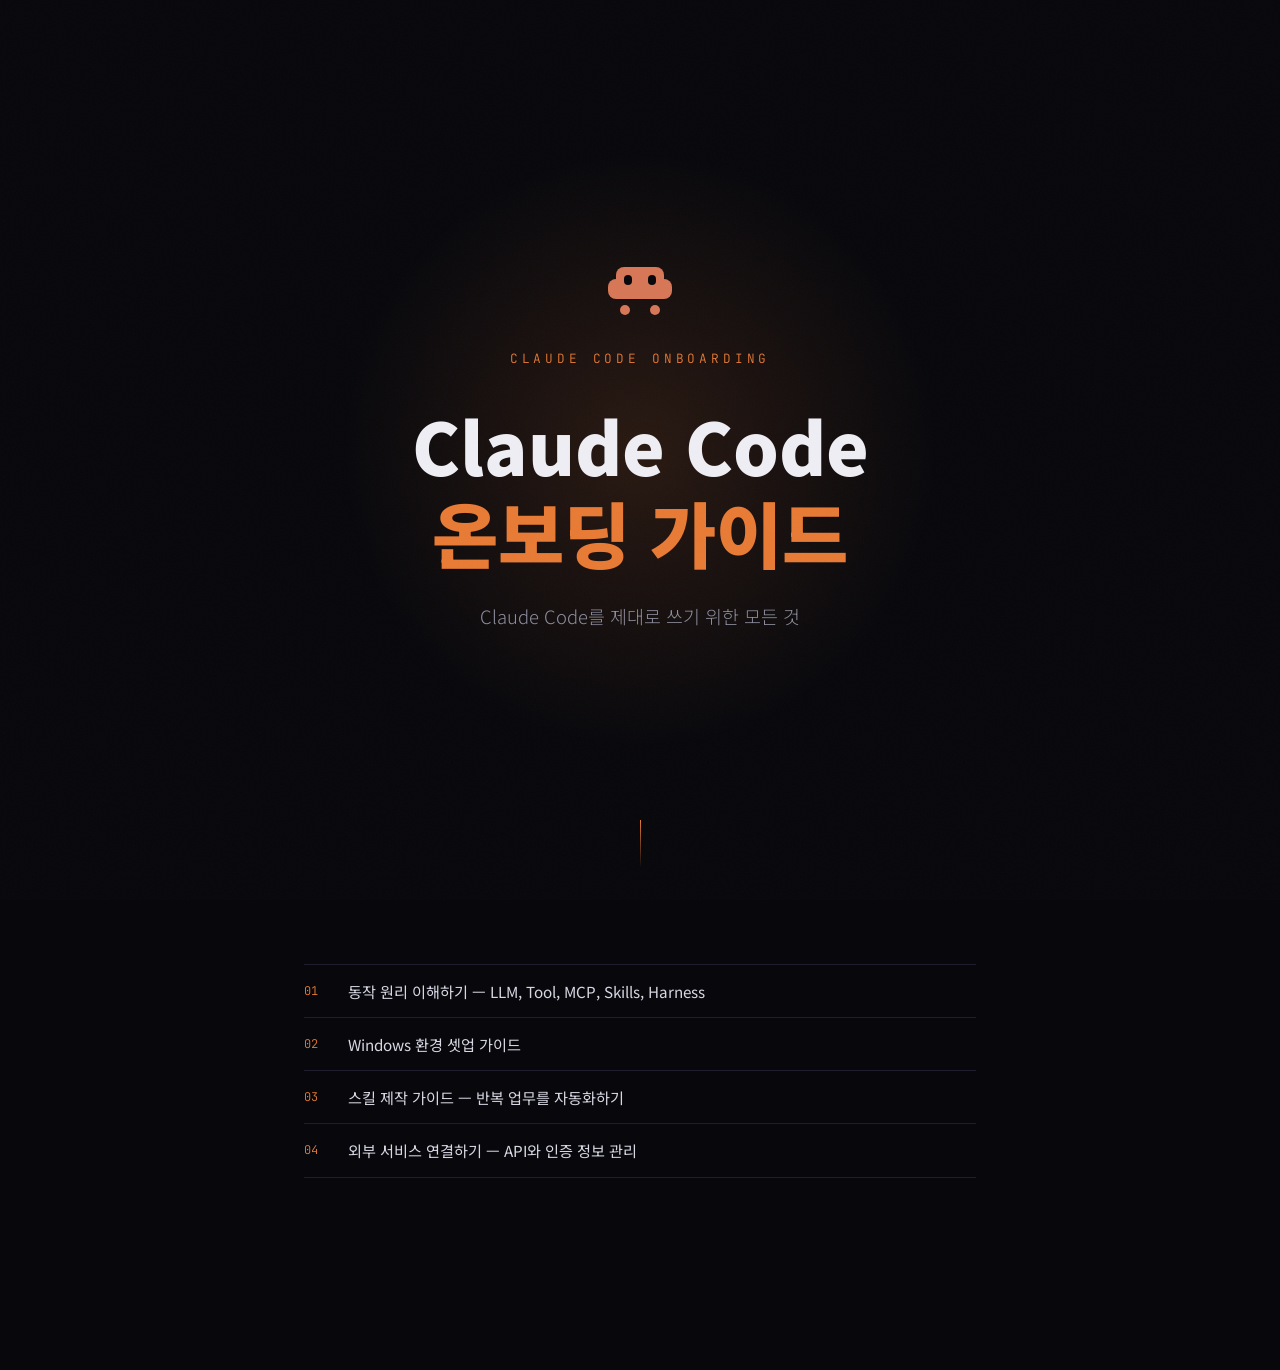
<file: index.html>
<!DOCTYPE html>
<html lang="ko">
<head>
<meta charset="UTF-8">
<meta name="viewport" content="width=device-width, initial-scale=1.0">
<title>Claude Code Onboarding</title>
<link rel="preconnect" href="https://fonts.googleapis.com">
<link href="https://fonts.googleapis.com/css2?family=Noto+Sans+KR:wght@300;400;700;900&family=JetBrains+Mono:wght@400;700&family=Playfair+Display:wght@700;900&display=swap" rel="stylesheet">
<link rel="stylesheet" href="assets/css/style.css">
</head>
<body>

<header class="hero">
  <svg width="80" height="56" viewBox="0 0 80 56" fill="none" style="margin-bottom: 1.5rem; position: relative; z-index: 1; opacity: 0; animation: fadeUp 0.8s ease forwards 0.1s;">
    <rect x="16" y="0" width="48" height="24" rx="8" fill="#D77757"/>
    <rect x="8" y="12" width="64" height="20" rx="8" fill="#D77757"/>
    <rect x="24" y="8" width="8" height="10" rx="4" fill="#08080c"/>
    <rect x="48" y="8" width="8" height="10" rx="4" fill="#08080c"/>
    <rect x="20" y="38" width="10" height="10" rx="5" fill="#D77757"/>
    <rect x="50" y="38" width="10" height="10" rx="5" fill="#D77757"/>
  </svg>
  <div class="hero-label">Claude Code Onboarding</div>
  <h1>Claude Code<br><span class="accent">온보딩 가이드</span></h1>
  <p class="hero-sub">Claude Code를 제대로 쓰기 위한 모든 것</p>
  <div class="scroll-hint"><span></span></div>
</header>

<main class="content" style="margin-top: 4rem;">

  <nav class="toc">
    <a class="toc-item" href="basics/">
      <span class="toc-num">01</span>
      <span class="toc-label">동작 원리 이해하기 — LLM, Tool, MCP, Skills, Harness</span>
    </a>
    <a class="toc-item" href="setup/">
      <span class="toc-num">02</span>
      <span class="toc-label">Windows 환경 셋업 가이드</span>
    </a>
    <a class="toc-item" href="skills/">
      <span class="toc-num">03</span>
      <span class="toc-label">스킬 제작 가이드 — 반복 업무를 자동화하기</span>
    </a>
    <a class="toc-item" href="integration/">
      <span class="toc-num">04</span>
      <span class="toc-label">외부 서비스 연결하기 — API와 인증 정보 관리</span>
    </a>
  </nav>

</main>

</body>
</html>
</file>
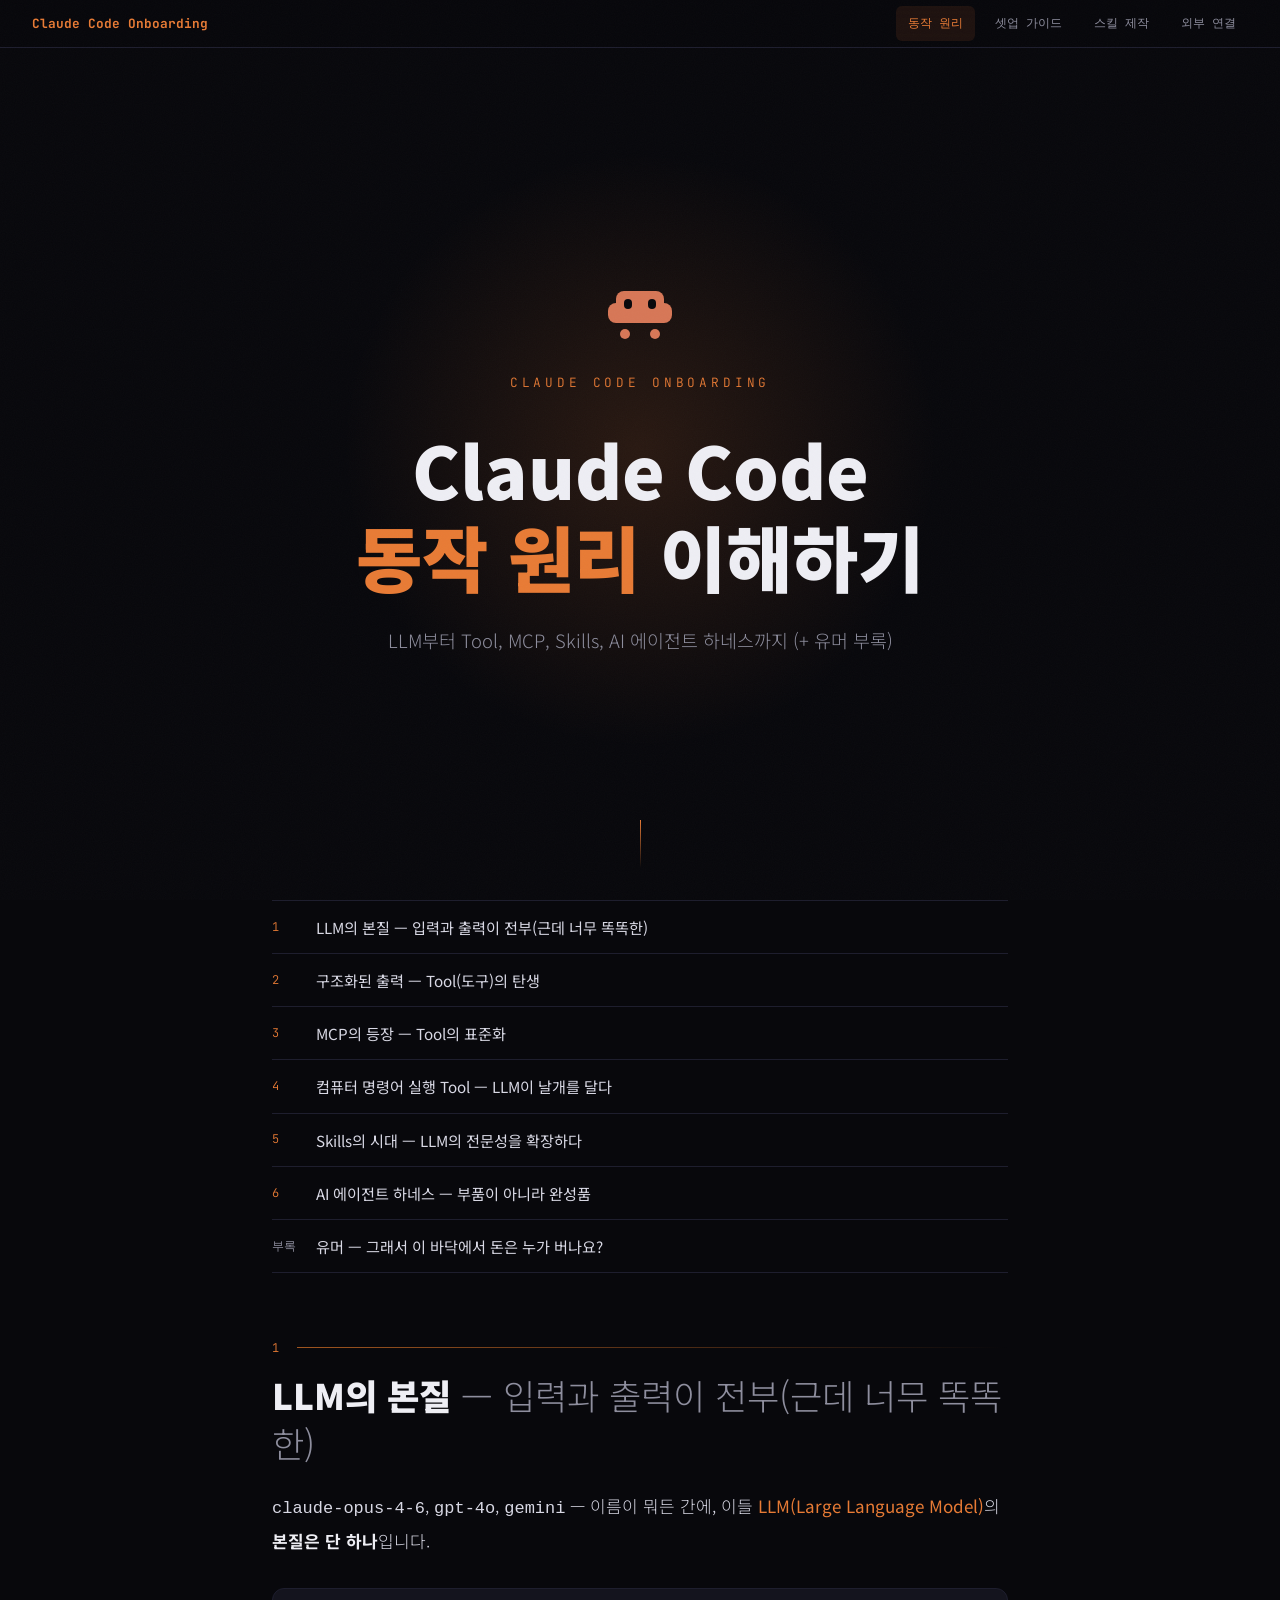
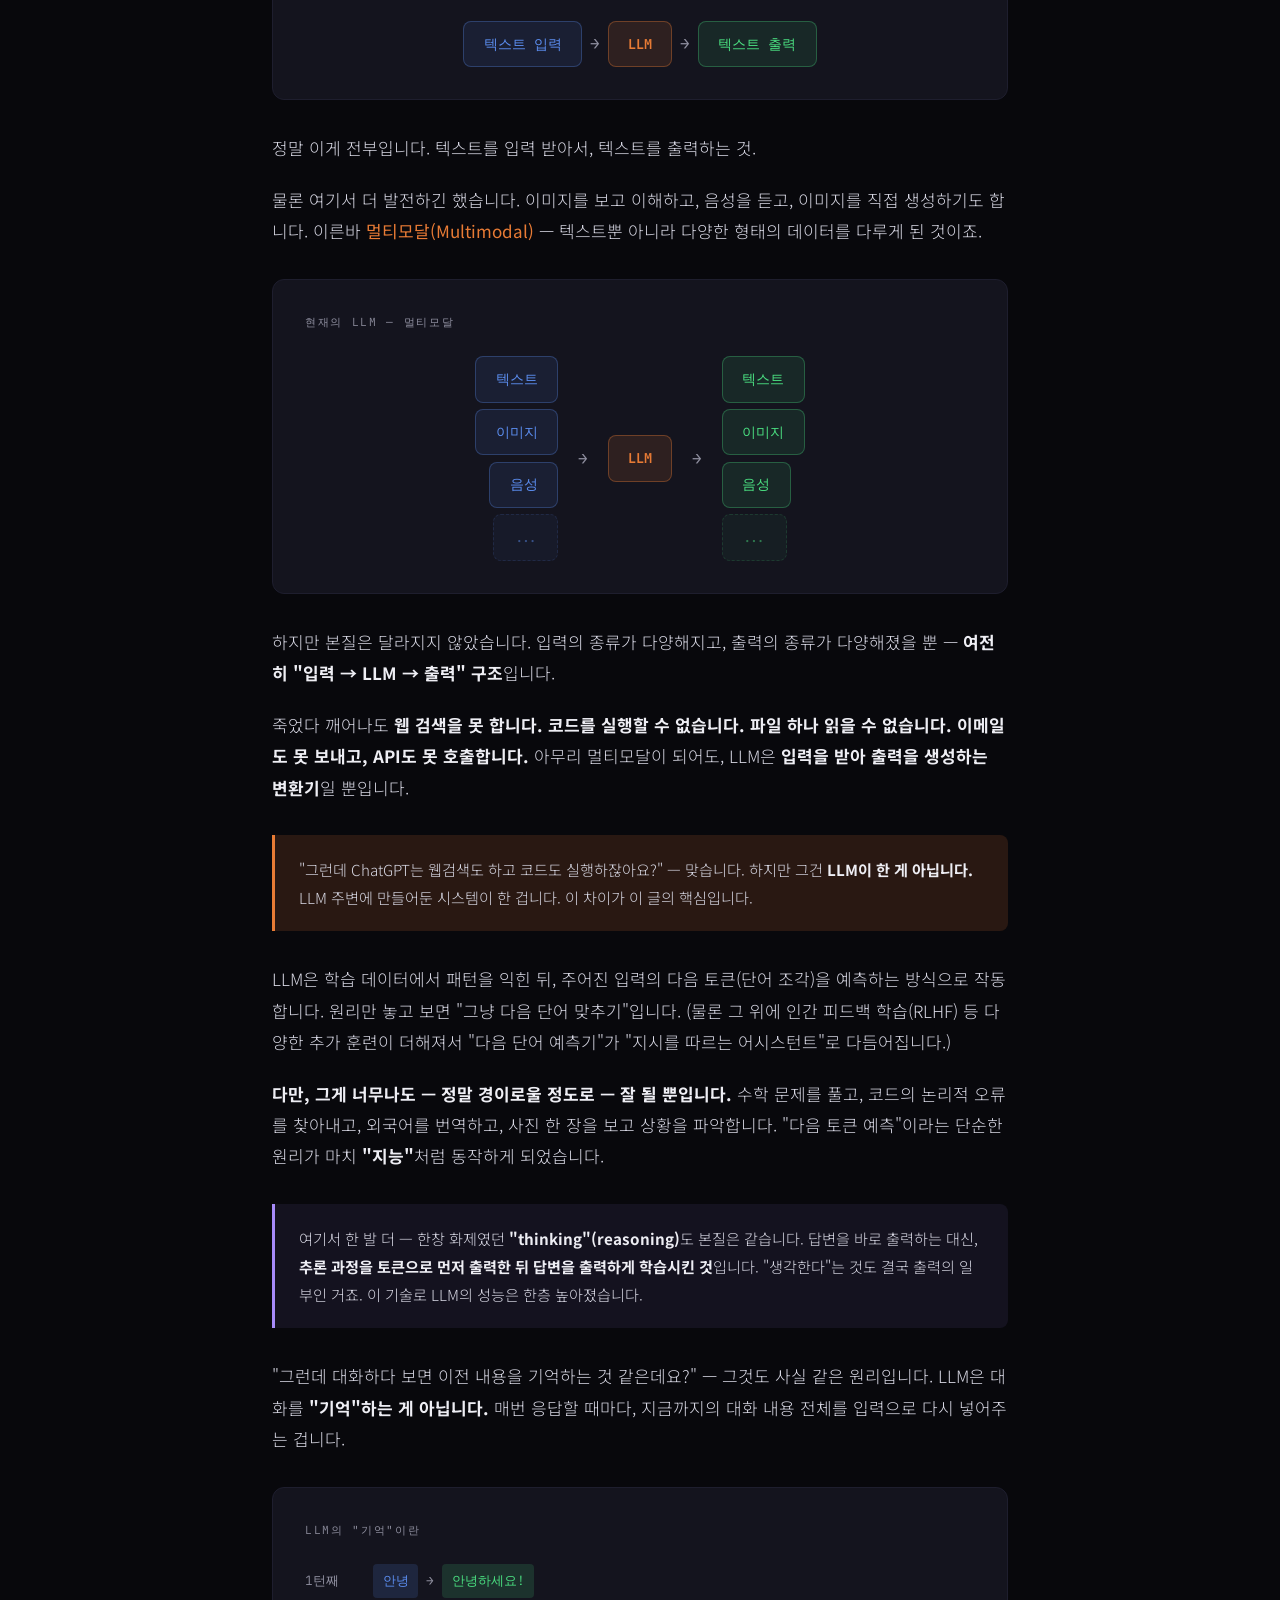
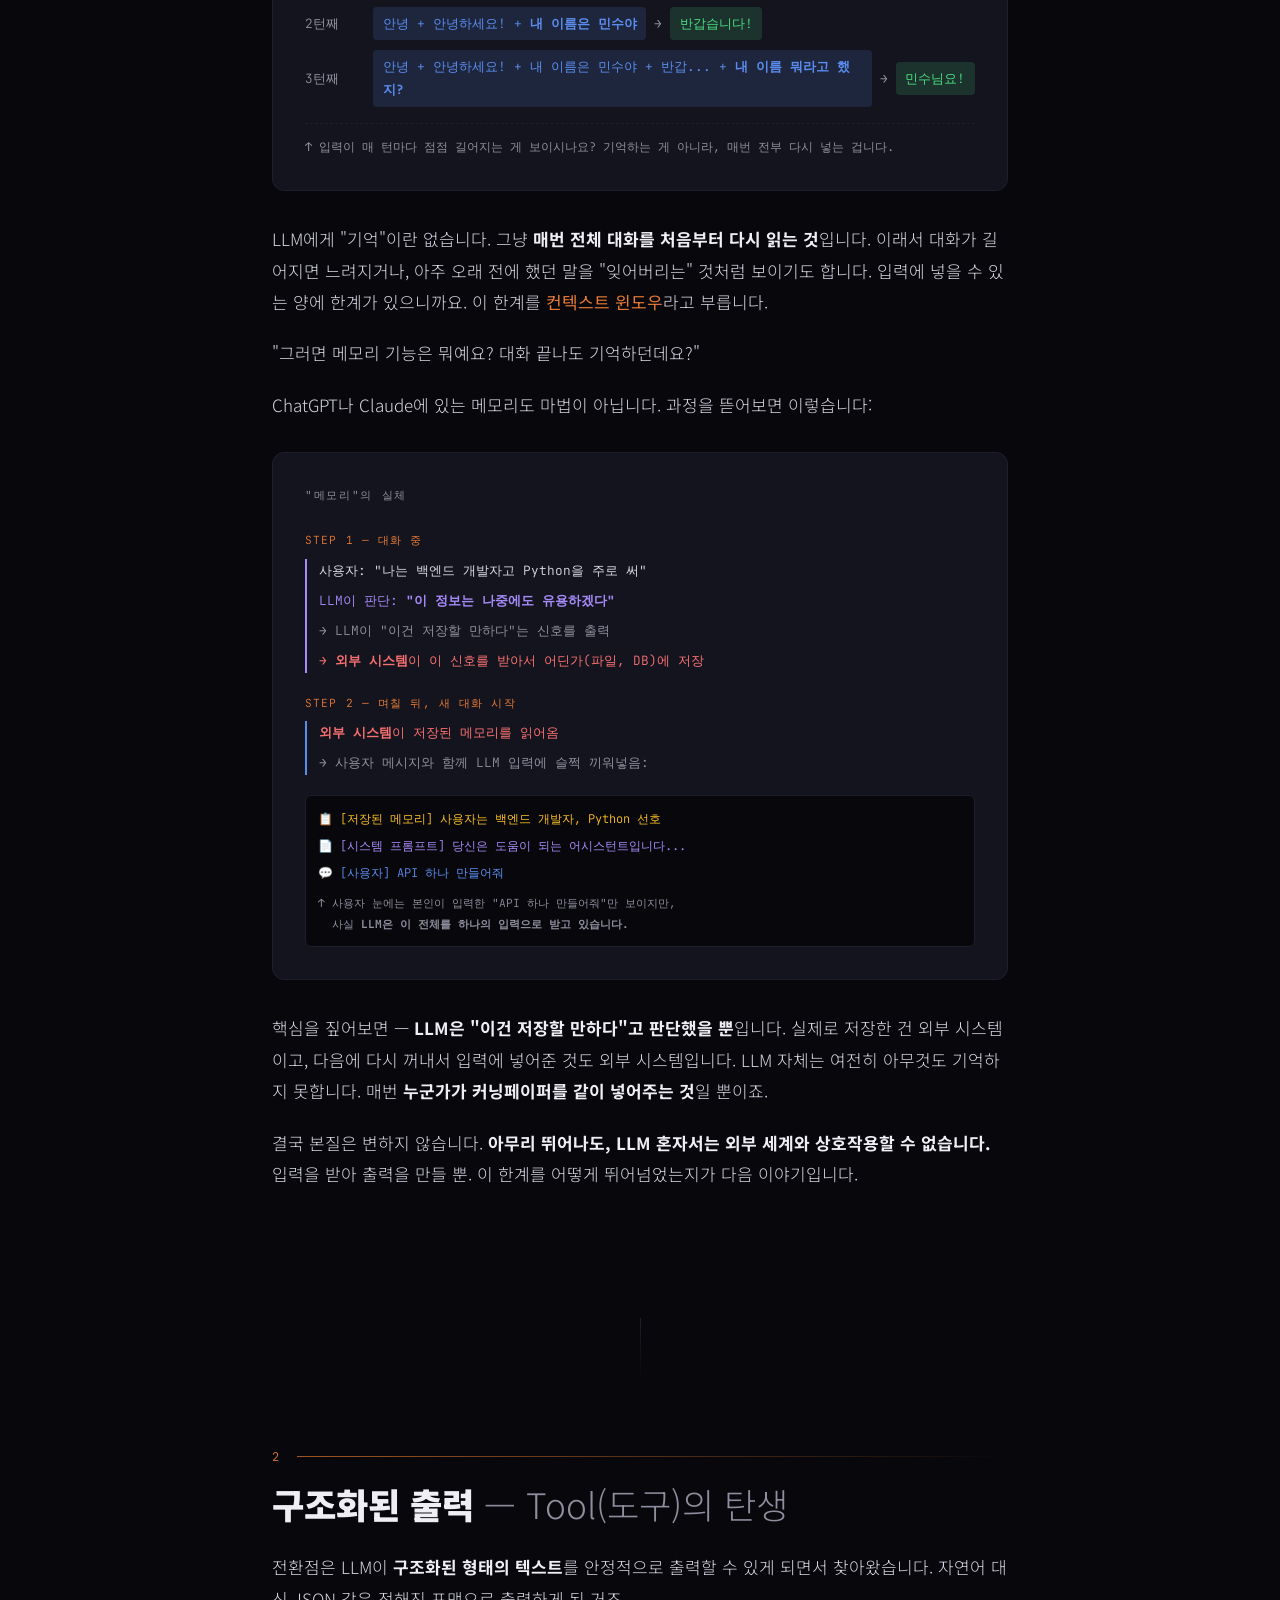
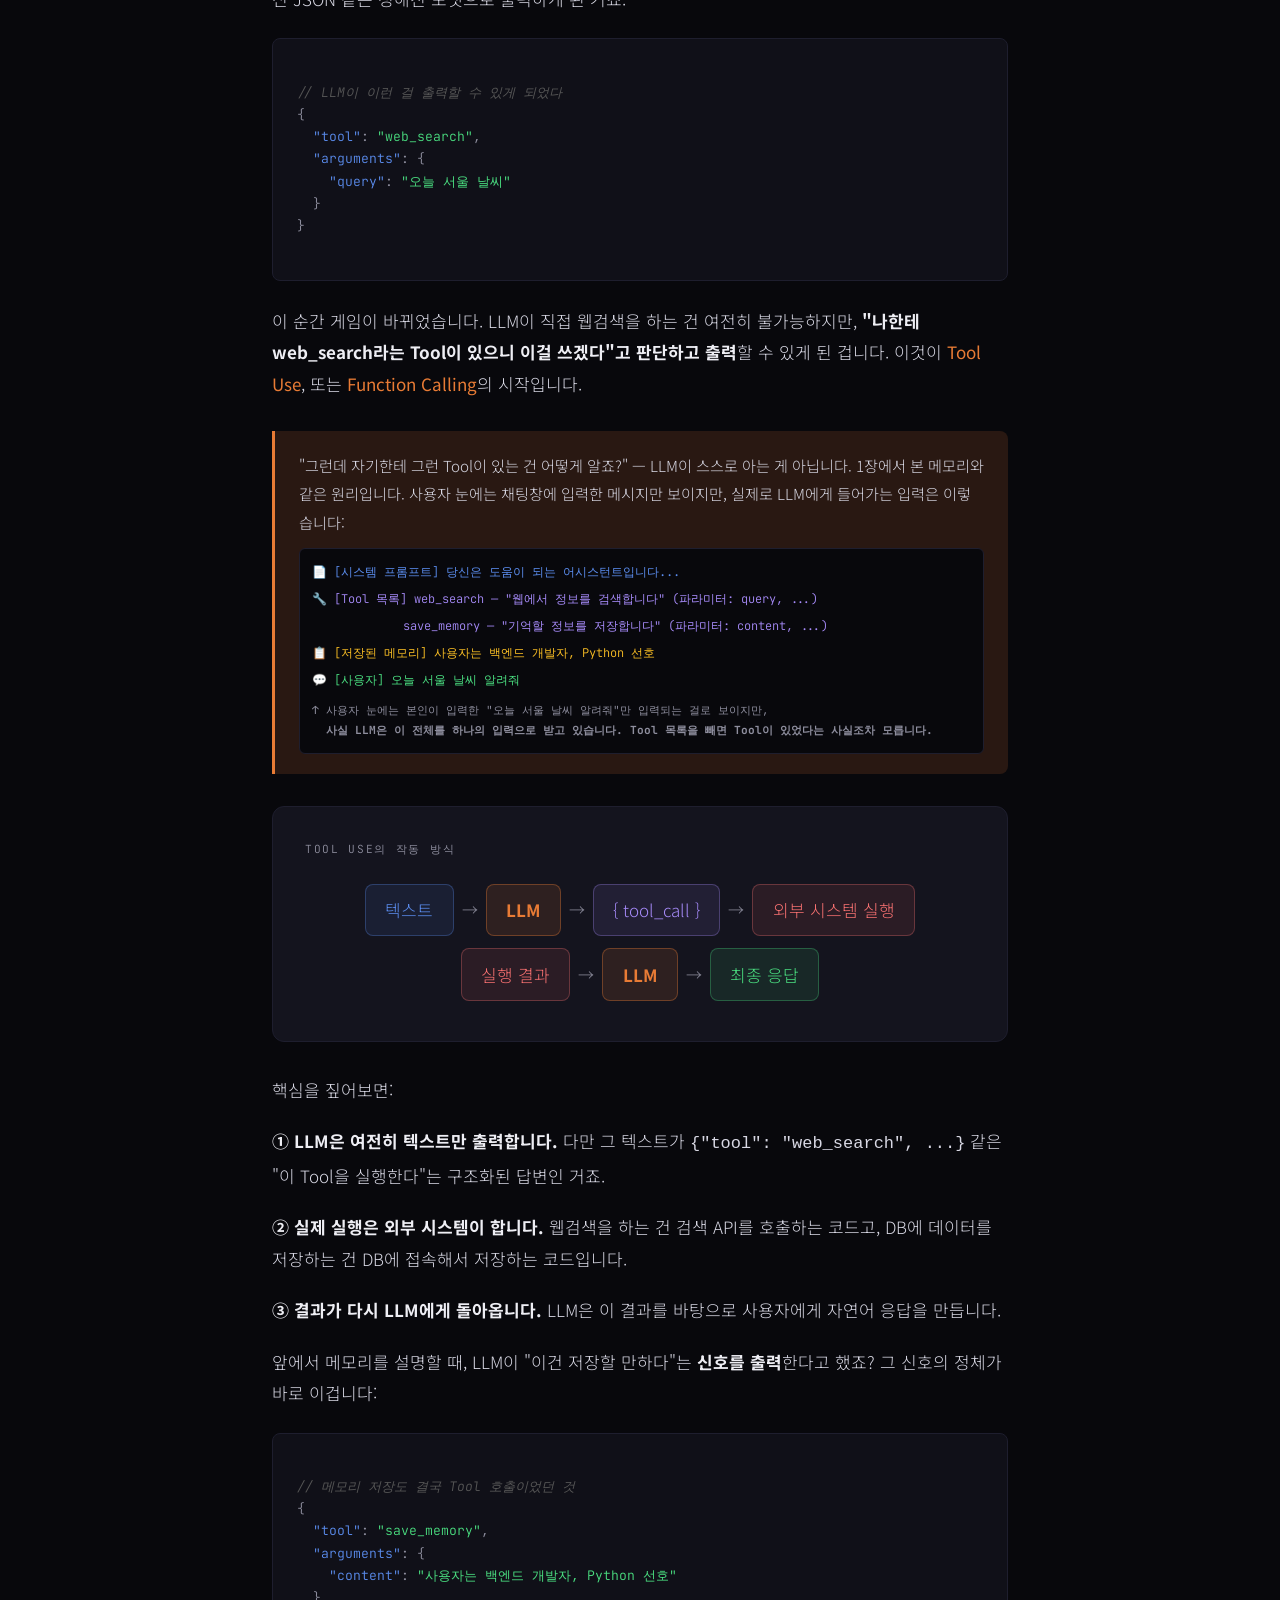
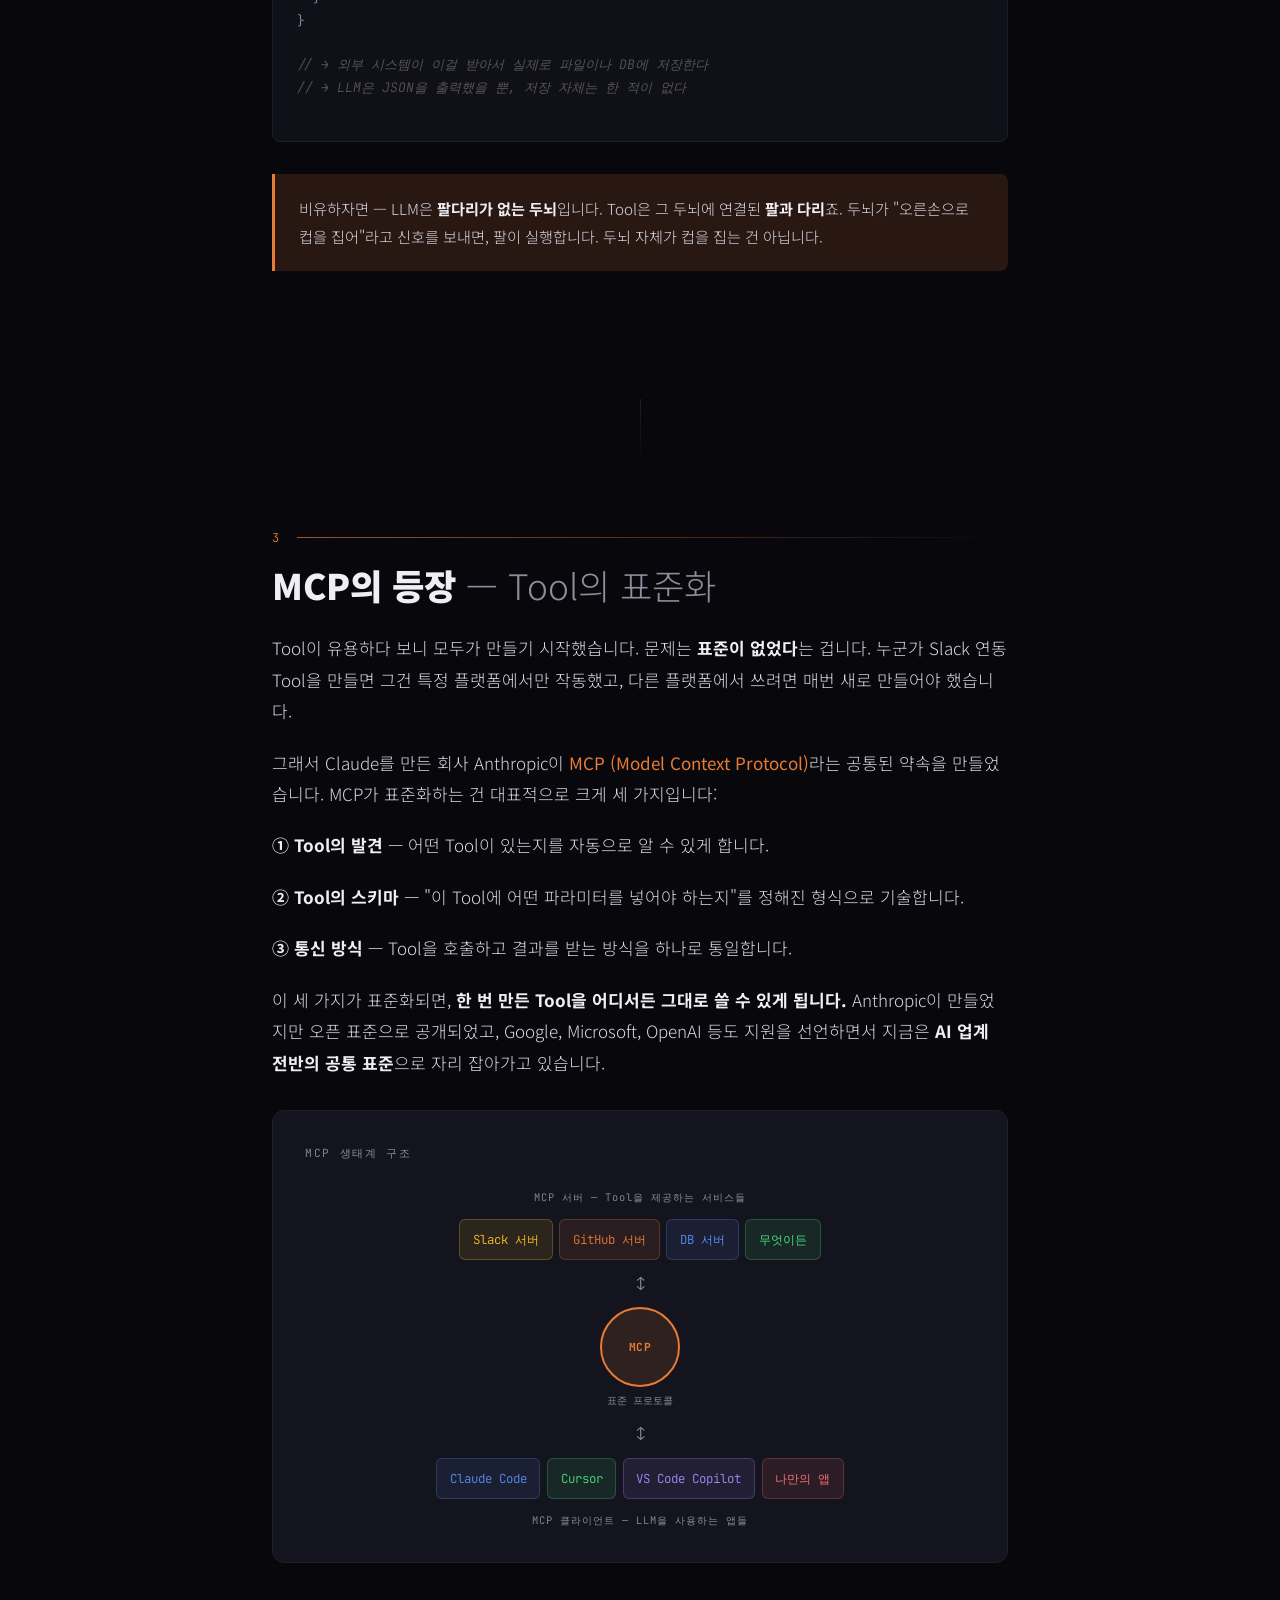
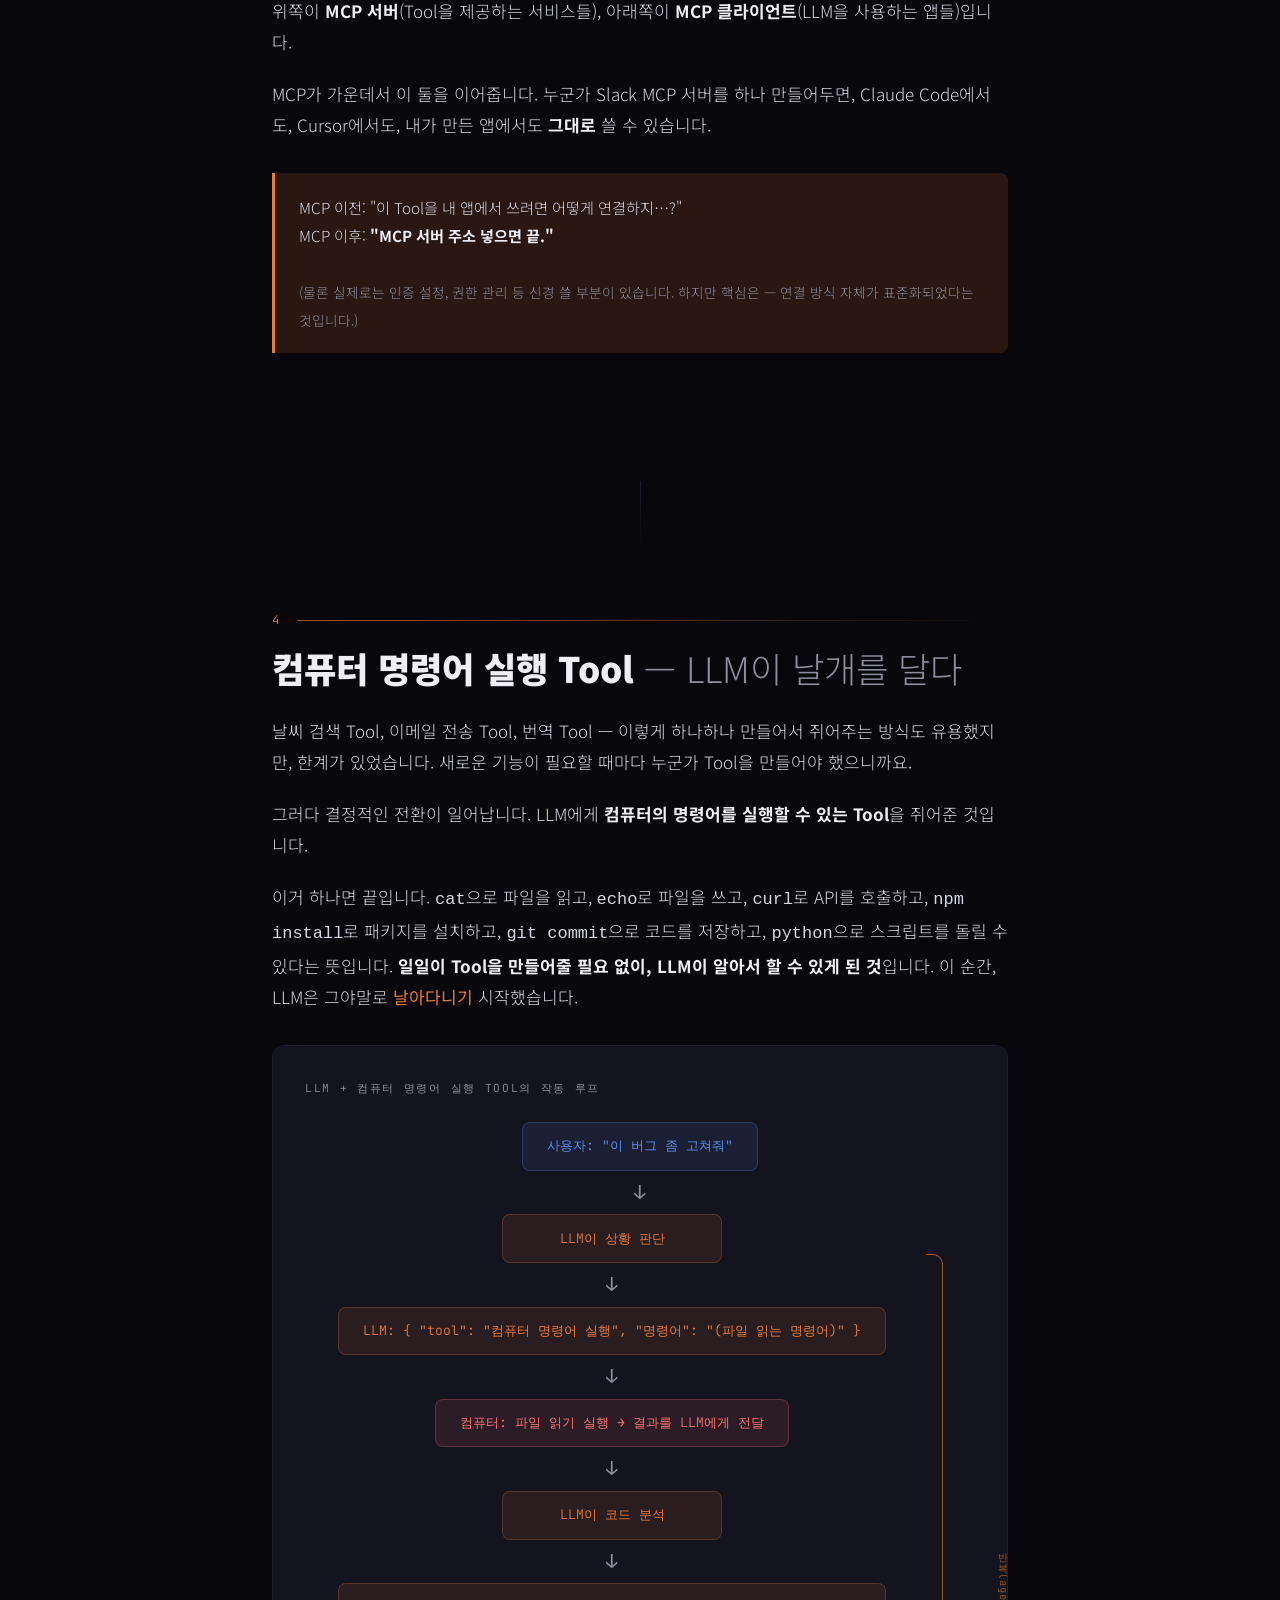
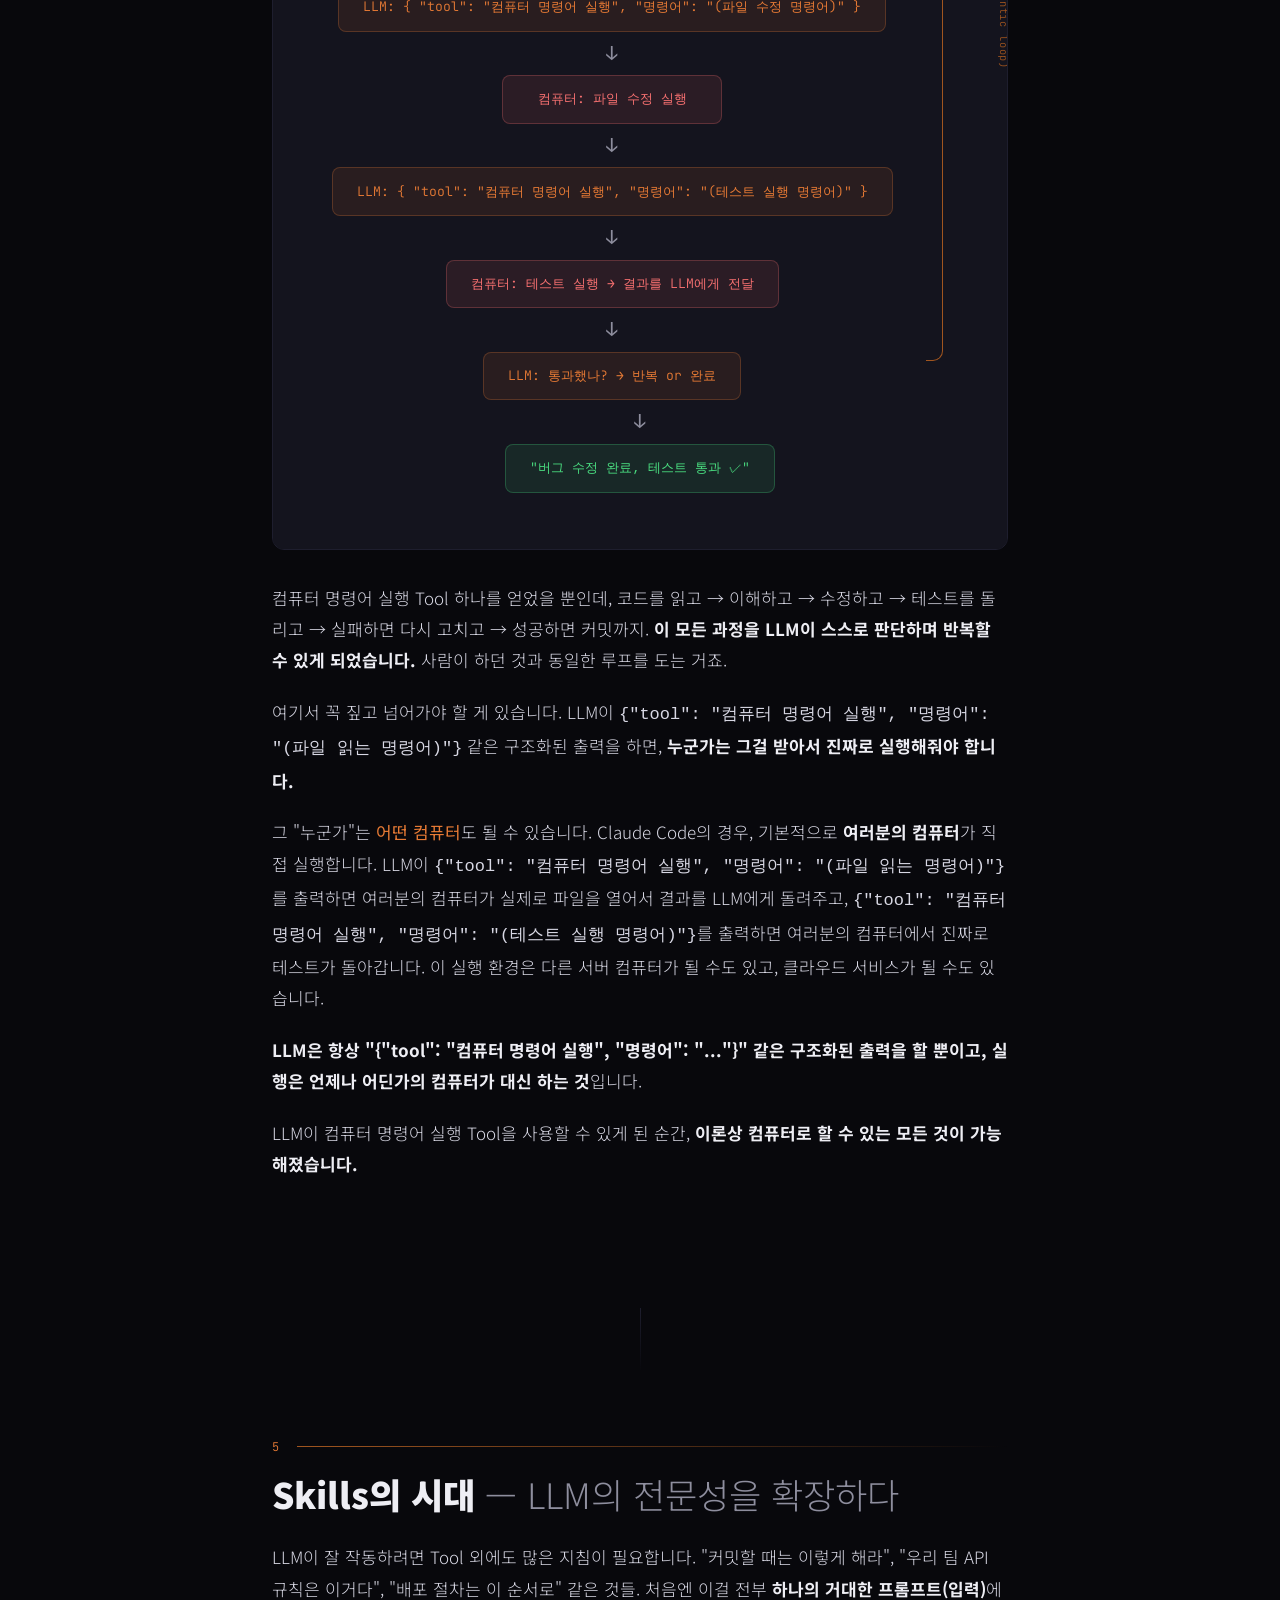
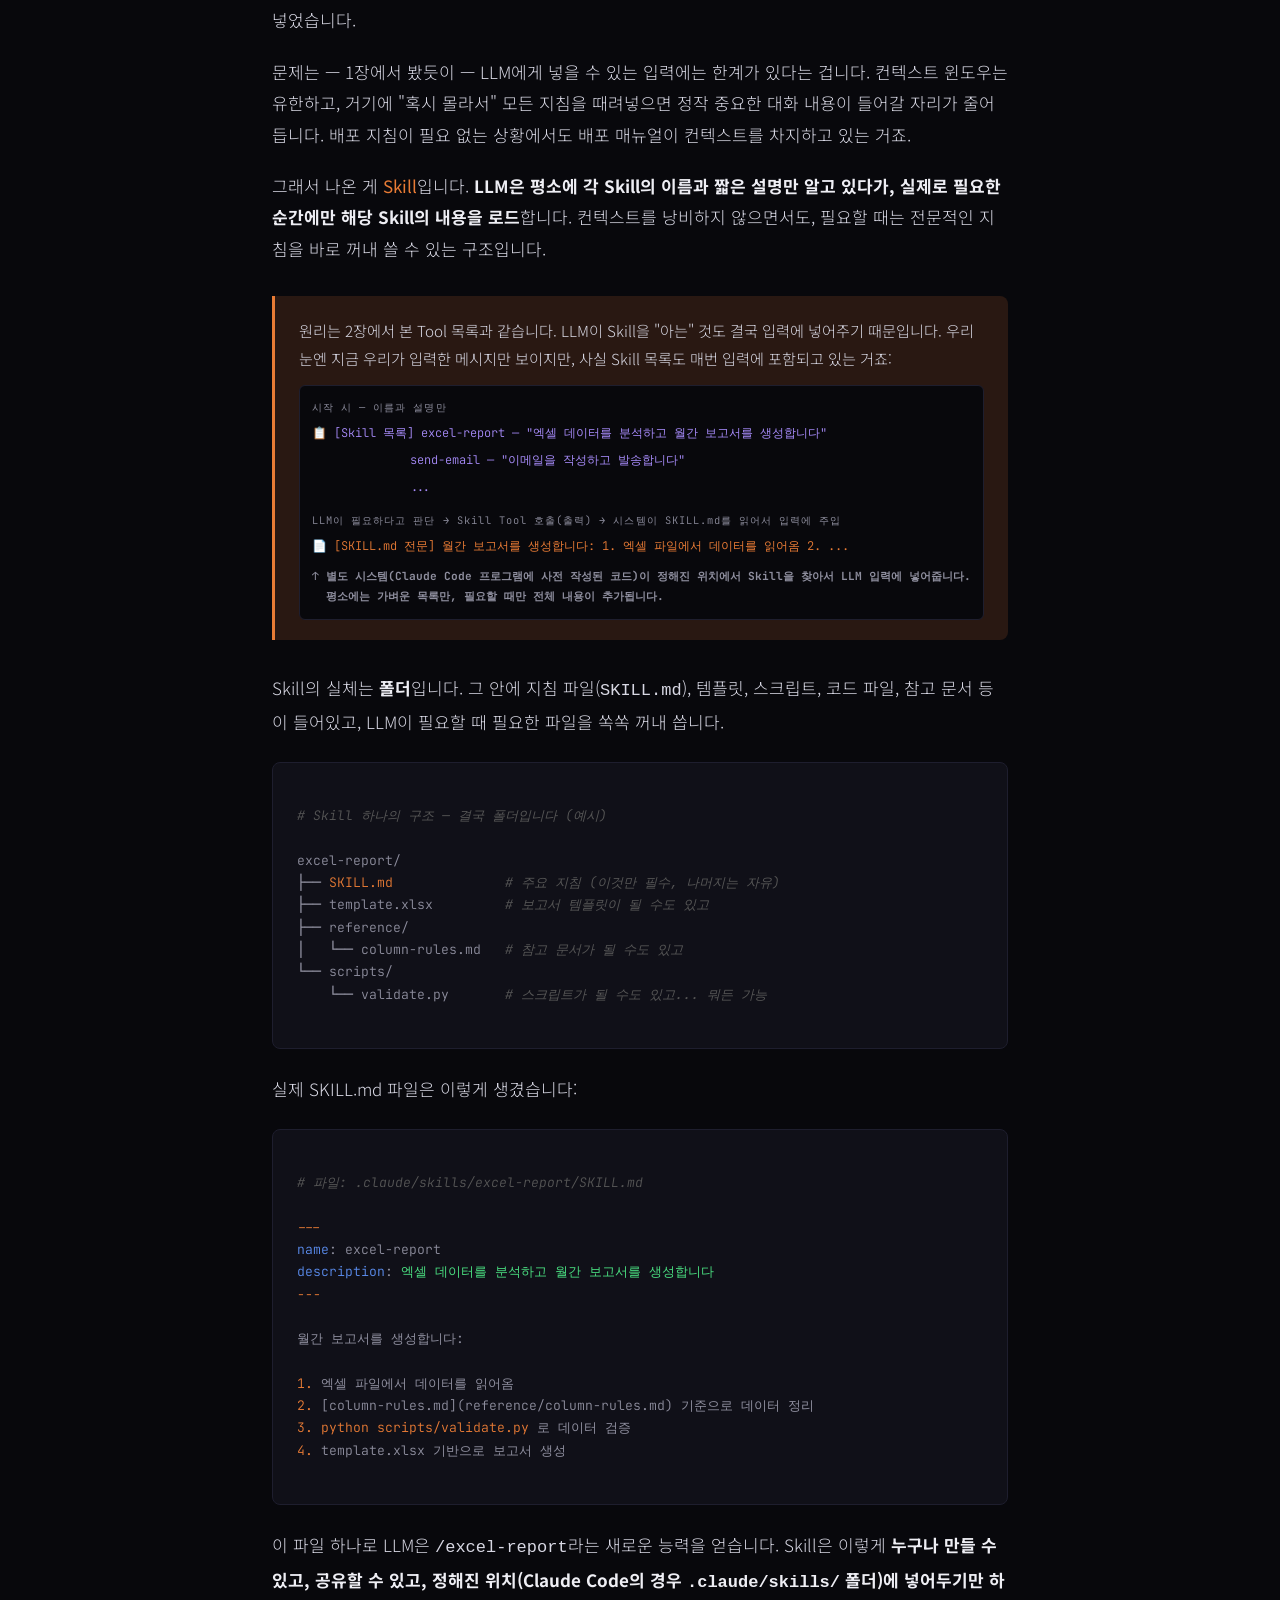
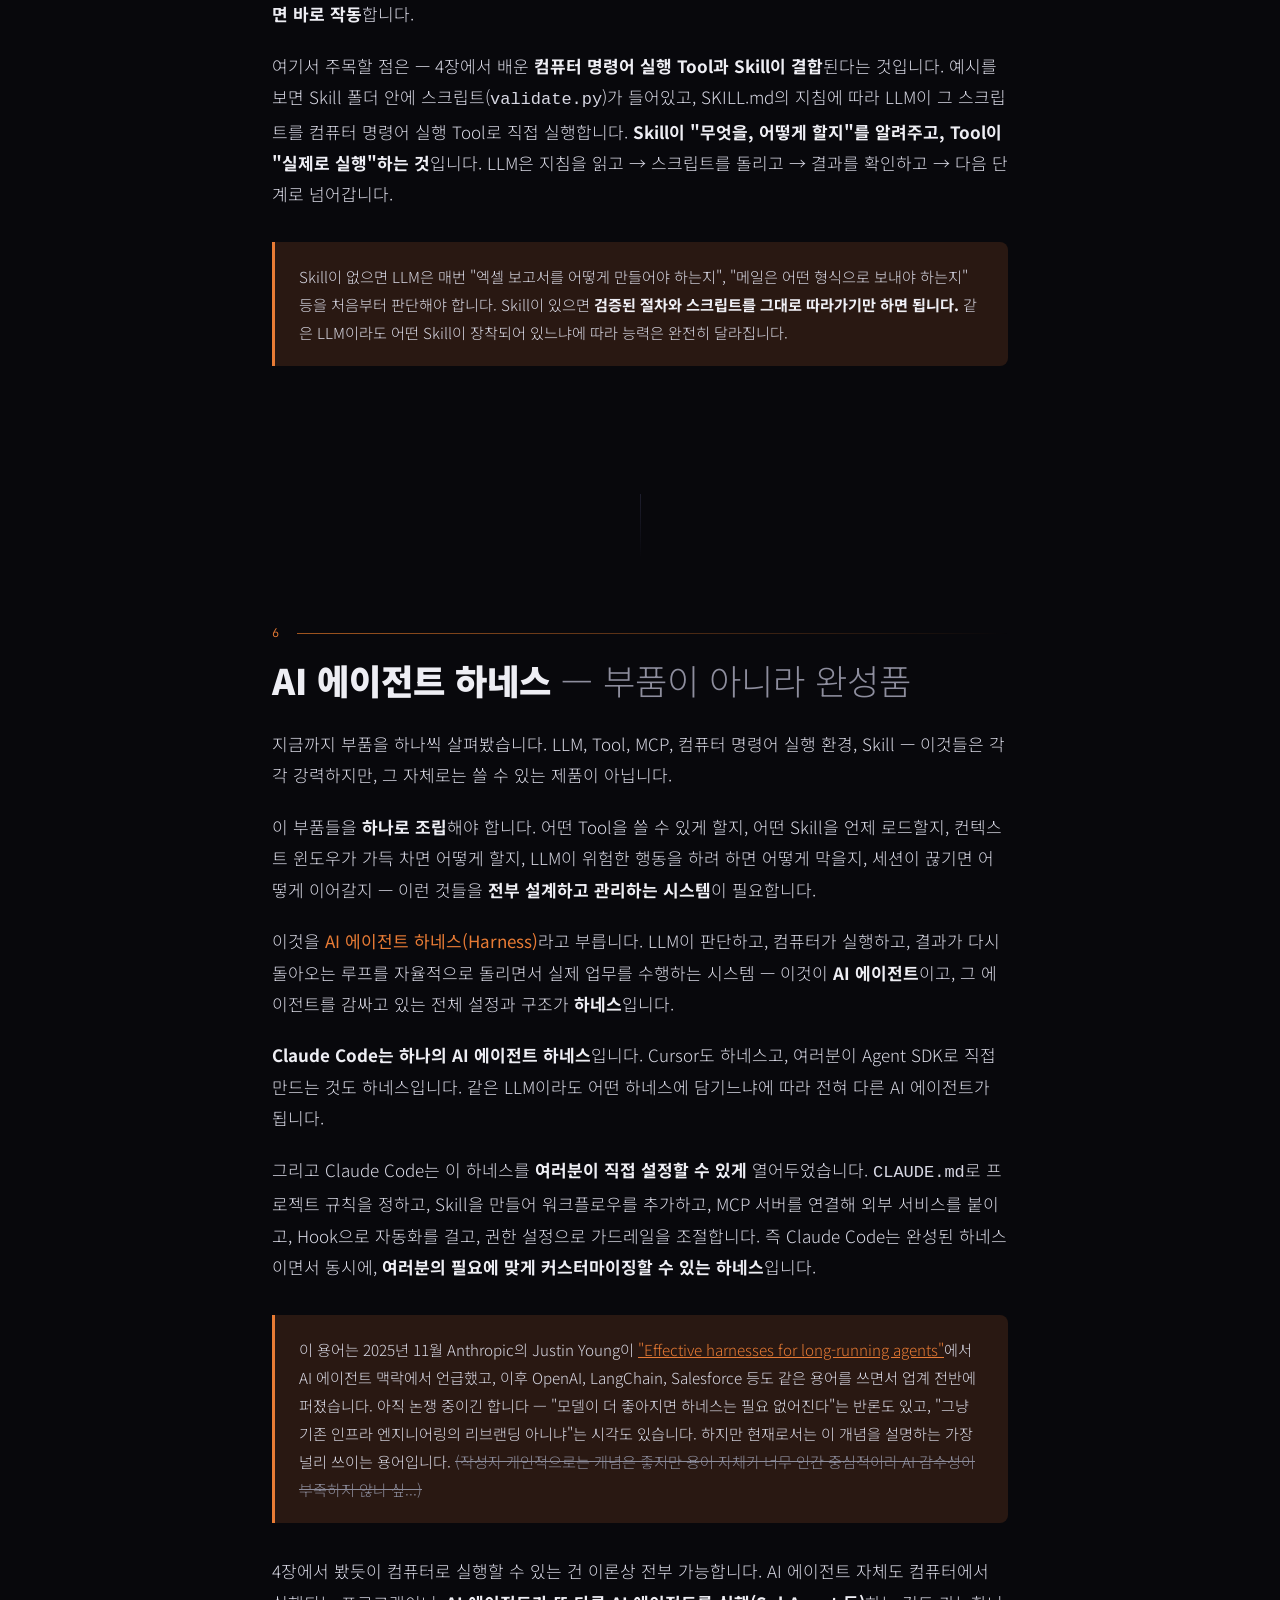
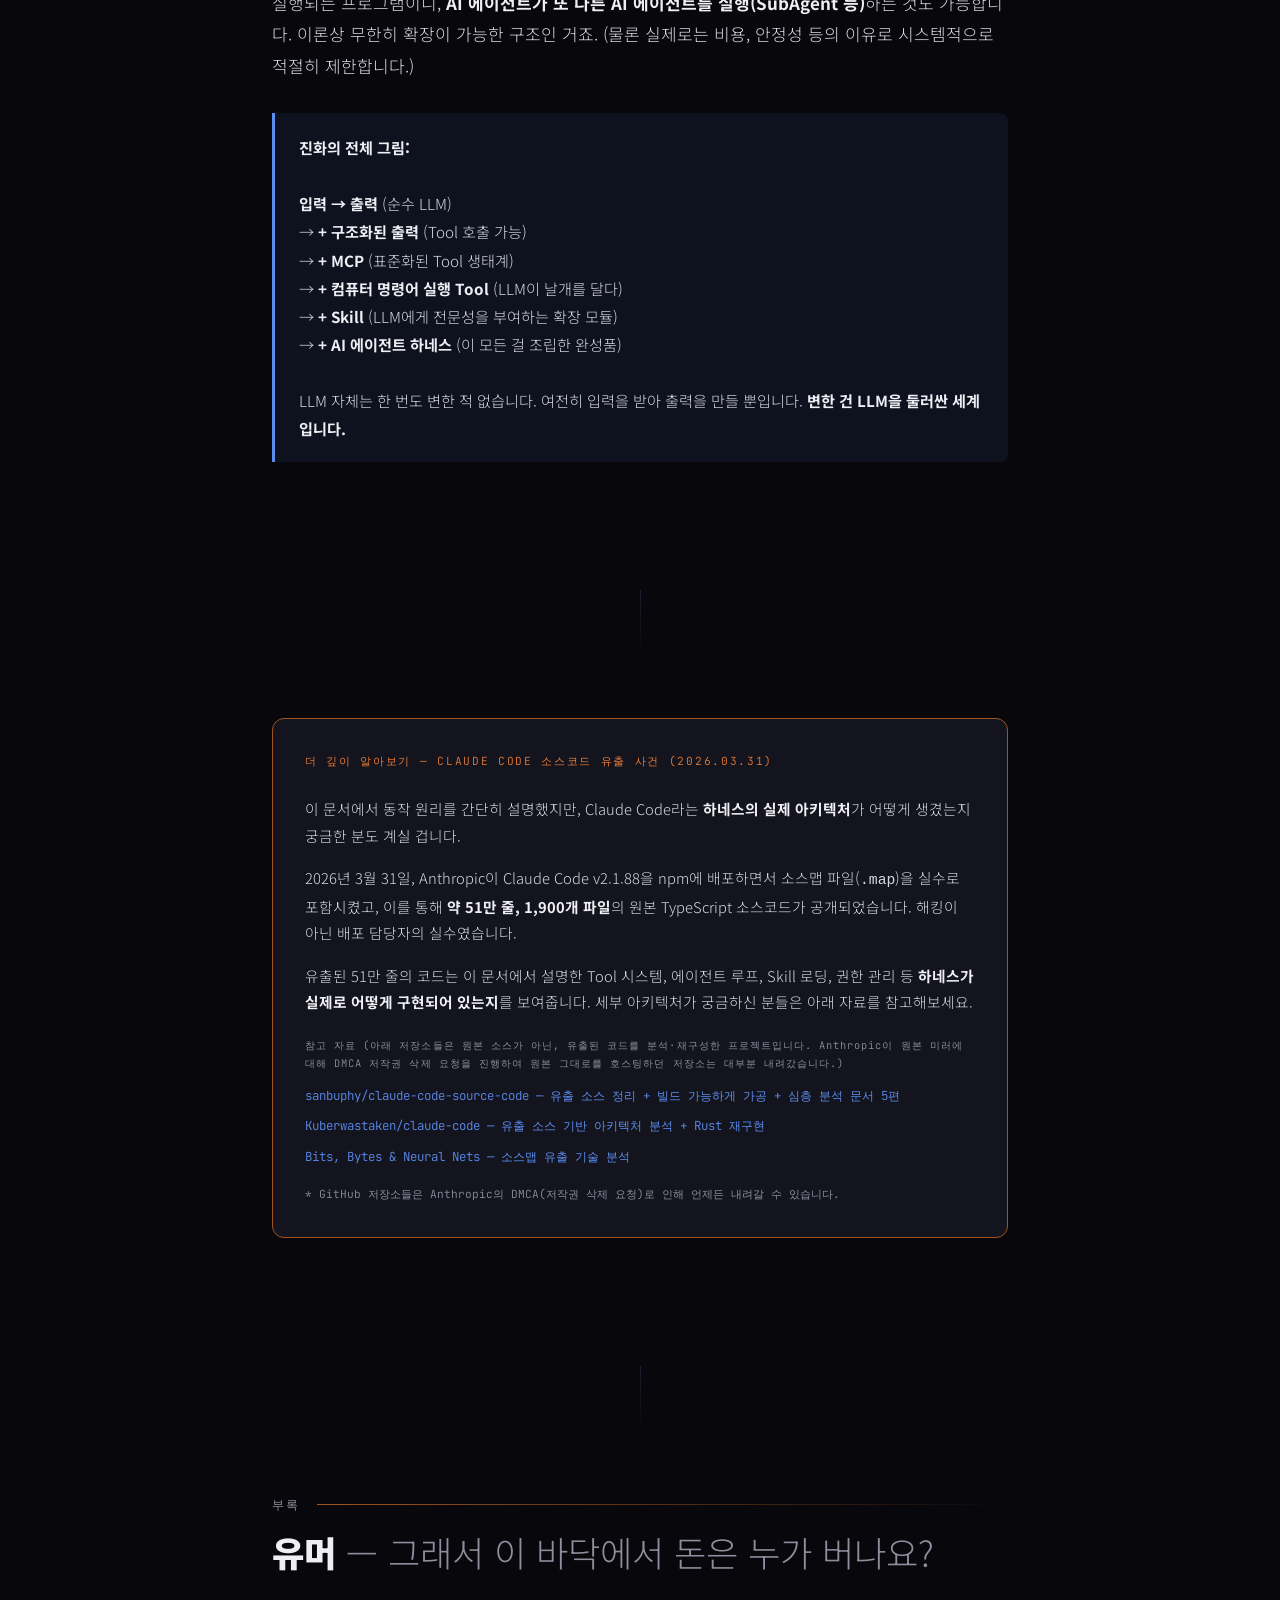
<file: basics/index.html>
<!DOCTYPE html>
<html lang="ko">
<head>
<meta charset="UTF-8">
<meta name="viewport" content="width=device-width, initial-scale=1.0">
<title>Claude Code 동작 원리 이해하기</title>
<link rel="preconnect" href="https://fonts.googleapis.com">
<link href="https://fonts.googleapis.com/css2?family=Noto+Sans+KR:wght@300;400;700;900&family=JetBrains+Mono:wght@400;700&family=Playfair+Display:wght@700;900&display=swap" rel="stylesheet">
<link rel="stylesheet" href="../assets/css/style.css">
</head>
<body class="has-nav">

<!-- ════════════════════════ SITE NAV ════════════════════════ -->
<nav class="site-nav">
  <a class="site-nav-home" href="../">Claude Code Onboarding</a>
  <div class="site-nav-links">
    <a class="site-nav-link active" href="../basics/">동작 원리</a>
    <a class="site-nav-link" href="../setup/">셋업 가이드</a>
    <a class="site-nav-link" href="../skills/">스킬 제작</a>
    <a class="site-nav-link" href="../integration/">외부 연결</a>
  </div>
  <button class="site-nav-burger" onclick="this.classList.toggle('open');document.getElementById('navDrop').classList.toggle('open')">
    <span></span><span></span><span></span>
  </button>
</nav>
<div class="site-nav-dropdown" id="navDrop">
  <a class="site-nav-link active" href="../basics/">동작 원리</a>
  <a class="site-nav-link" href="../setup/">셋업 가이드</a>
  <a class="site-nav-link" href="../skills/">스킬 제작</a>
  <a class="site-nav-link" href="../integration/">외부 연결</a>
</div>

<!-- ════════════════════════ HERO ════════════════════════ -->
<header class="hero">
  <svg width="80" height="56" viewBox="0 0 80 56" fill="none" style="margin-bottom: 1.5rem; position: relative; z-index: 1; opacity: 0; animation: fadeUp 0.8s ease forwards 0.1s;">
    <!-- head top -->
    <rect x="16" y="0" width="48" height="24" rx="8" fill="#D77757"/>
    <!-- head bottom -->
    <rect x="8" y="12" width="64" height="20" rx="8" fill="#D77757"/>
    <!-- eyes -->
    <rect x="24" y="8" width="8" height="10" rx="4" fill="#08080c"/>
    <rect x="48" y="8" width="8" height="10" rx="4" fill="#08080c"/>
    <!-- feet -->
    <rect x="20" y="38" width="10" height="10" rx="5" fill="#D77757"/>
    <rect x="50" y="38" width="10" height="10" rx="5" fill="#D77757"/>
  </svg>
  <div class="hero-label">Claude Code Onboarding</div>
  <h1>Claude Code<br><span class="accent">동작 원리</span> 이해하기</h1>
  <p class="hero-sub">LLM부터 Tool, MCP, Skills, AI 에이전트 하네스까지 (+ 유머 부록)</p>
  <div class="scroll-hint"><span></span></div>
</header>

<!-- ════════════════════════ SCROLL TO TOP ════════════════════════ -->
<a class="scroll-top" id="scrollTop" href="#">
  <span class="arrow"></span>
  <span class="label">TOP</span>
</a>

<!-- ════════════════════════ TOC ════════════════════════ -->
<nav class="toc">
  <a class="toc-item" href="#s1"><span class="toc-num">1</span><span class="toc-label">LLM의 본질 — 입력과 출력이 전부(근데 너무 똑똑한)</span></a>
  <a class="toc-item" href="#s2"><span class="toc-num">2</span><span class="toc-label">구조화된 출력 — Tool(도구)의 탄생</span></a>
  <a class="toc-item" href="#s3"><span class="toc-num">3</span><span class="toc-label">MCP의 등장 — Tool의 표준화</span></a>
  <a class="toc-item" href="#s4"><span class="toc-num">4</span><span class="toc-label">컴퓨터 명령어 실행 Tool — LLM이 날개를 달다</span></a>
  <a class="toc-item" href="#s5"><span class="toc-num">5</span><span class="toc-label">Skills의 시대 — LLM의 전문성을 확장하다</span></a>
  <a class="toc-item" href="#s6"><span class="toc-num">6</span><span class="toc-label">AI 에이전트 하네스 — 부품이 아니라 완성품</span></a>
  <a class="toc-item" href="#appendix"><span class="toc-num" style="color: var(--text-dim);">부록</span><span class="toc-label">유머 — 그래서 이 바닥에서 돈은 누가 버나요?</span></a>
</nav>

<!-- ════════════════════════ CONTENT ════════════════════════ -->
<main class="content">

  <!-- ────── 1. LLM의 본질 ────── -->
  <article class="section" id="s1">
    <div class="section-number">1</div>
    <h2>LLM의 본질 <span class="dim">— 입력과 출력이 전부(근데 너무 똑똑한)</span></h2>

    <p>
      <code>claude-opus-4-6</code>, <code>gpt-4o</code>, <code>gemini</code> — 이름이 뭐든 간에,
      이들 <span class="highlight">LLM(Large Language Model)</span>의 <strong>본질은 단 하나</strong>입니다.
    </p>

    <!-- Diagram: basic LLM -->
    <div class="diagram">
      <div class="flow">
        <div class="flow-node input">텍스트 입력</div>
        <div class="flow-arrow">→</div>
        <div class="flow-node model">LLM</div>
        <div class="flow-arrow">→</div>
        <div class="flow-node output">텍스트 출력</div>
      </div>
    </div>

    <p>
      정말 이게 전부입니다. 텍스트를 입력 받아서, 텍스트를 출력하는 것.
    </p>
    <p>
      물론 여기서 더 발전하긴 했습니다.
      이미지를 보고 이해하고, 음성을 듣고, 이미지를 직접 생성하기도 합니다.
      이른바 <span class="highlight">멀티모달(Multimodal)</span> — 텍스트뿐 아니라 다양한 형태의 데이터를 다루게 된 것이죠.
    </p>

    <div class="diagram">
      <div class="diagram-title">현재의 LLM — 멀티모달</div>
      <div style="display: flex; align-items: center; justify-content: center; gap: 0.75rem; font-family: var(--font-mono); font-size: 0.85rem;">
        <div style="display: flex; flex-direction: column; gap: 0.4rem; align-items: flex-end;">
          <div class="flow-node input">텍스트</div>
          <div class="flow-node input">이미지</div>
          <div class="flow-node input">음성</div>
          <div class="flow-node input" style="border-style: dashed; opacity: 0.5;">...</div>
        </div>
        <div class="flow-arrow">→</div>
        <div class="flow-node model">LLM</div>
        <div class="flow-arrow">→</div>
        <div style="display: flex; flex-direction: column; gap: 0.4rem; align-items: flex-start;">
          <div class="flow-node output">텍스트</div>
          <div class="flow-node output">이미지</div>
          <div class="flow-node output">음성</div>
          <div class="flow-node output" style="border-style: dashed; opacity: 0.5;">...</div>
        </div>
      </div>
    </div>

    <p>
      하지만 본질은 달라지지 않았습니다.
      입력의 종류가 다양해지고, 출력의 종류가 다양해졌을 뿐 —
      <strong>여전히 "입력 → LLM → 출력" 구조</strong>입니다.
    </p>

    <p>
      죽었다 깨어나도 <strong>웹 검색을 못 합니다.
      코드를 실행할 수 없습니다. 파일 하나 읽을 수 없습니다.
      이메일도 못 보내고, API도 못 호출합니다.</strong>
      아무리 멀티모달이 되어도, LLM은 <strong>입력을 받아 출력을 생성하는 변환기</strong>일 뿐입니다.
    </p>

    <div class="callout">
      <p>
        "그런데 ChatGPT는 웹검색도 하고 코드도 실행하잖아요?"
        — 맞습니다. 하지만 그건 <strong>LLM이 한 게 아닙니다.</strong>
        LLM 주변에 만들어둔 시스템이 한 겁니다. 이 차이가 이 글의 핵심입니다.
      </p>
    </div>

    <p>
      LLM은 학습 데이터에서 패턴을 익힌 뒤, 주어진 입력의 다음 토큰(단어 조각)을
      예측하는 방식으로 작동합니다. 원리만 놓고 보면 "그냥 다음 단어 맞추기"입니다.
      (물론 그 위에 인간 피드백 학습(RLHF) 등 다양한 추가 훈련이 더해져서
      "다음 단어 예측기"가 "지시를 따르는 어시스턴트"로 다듬어집니다.)
    </p>
    <p>
      <strong>다만, 그게 너무나도 — 정말 경이로울 정도로 — 잘 될 뿐입니다.</strong>
      수학 문제를 풀고, 코드의 논리적 오류를 찾아내고, 외국어를 번역하고,
      사진 한 장을 보고 상황을 파악합니다.
      "다음 토큰 예측"이라는 단순한 원리가 마치 <strong>"지능"</strong>처럼 동작하게 되었습니다.
    </p>
    <div class="callout" style="border-left-color: var(--purple); background: rgba(167,139,250,0.08);">
      <p>
        여기서 한 발 더 — 한창 화제였던 <strong>"thinking"(reasoning)</strong>도 본질은 같습니다.
        답변을 바로 출력하는 대신,
        <strong>추론 과정을 토큰으로 먼저 출력한 뒤 답변을 출력하게 학습시킨 것</strong>입니다.
        "생각한다"는 것도 결국 출력의 일부인 거죠.
        이 기술로 LLM의 성능은 한층 높아졌습니다.
      </p>
    </div>
    <p>
      "그런데 대화하다 보면 이전 내용을 기억하는 것 같은데요?"
      — 그것도 사실 같은 원리입니다.
      LLM은 대화를 <strong>"기억"하는 게 아닙니다.</strong>
      매번 응답할 때마다, 지금까지의 대화 내용 전체를 입력으로 다시 넣어주는 겁니다.
    </p>

    <div class="diagram">
      <div class="diagram-title">LLM의 "기억"이란</div>
      <div style="font-family: var(--font-mono); font-size: 0.8rem;">
        <div style="display: flex; align-items: center; gap: 0.75rem; margin-bottom: 0.6rem;">
          <span style="color: var(--text-dim); flex-shrink: 0; width: 3.5rem;">1턴째</span>
          <div style="flex: 1; display: flex; align-items: center; gap: 0.5rem;">
            <div style="background: rgba(91,141,239,0.15); border-radius: 4px; padding: 0.3rem 0.6rem; color: var(--blue); white-space: nowrap;">안녕</div>
            <span style="color: var(--text-dim);">→</span>
            <div style="background: rgba(74,222,128,0.15); border-radius: 4px; padding: 0.3rem 0.6rem; color: var(--green); white-space: nowrap;">안녕하세요!</div>
          </div>
        </div>
        <div style="display: flex; align-items: center; gap: 0.75rem; margin-bottom: 0.6rem;">
          <span style="color: var(--text-dim); flex-shrink: 0; width: 3.5rem;">2턴째</span>
          <div style="flex: 1; display: flex; align-items: center; gap: 0.5rem;">
            <div style="background: rgba(91,141,239,0.15); border-radius: 4px; padding: 0.3rem 0.6rem; color: var(--blue);">안녕 + 안녕하세요! + <strong>내 이름은 민수야</strong></div>
            <span style="color: var(--text-dim);">→</span>
            <div style="background: rgba(74,222,128,0.15); border-radius: 4px; padding: 0.3rem 0.6rem; color: var(--green); white-space: nowrap;">반갑습니다!</div>
          </div>
        </div>
        <div style="display: flex; align-items: center; gap: 0.75rem;">
          <span style="color: var(--text-dim); flex-shrink: 0; width: 3.5rem;">3턴째</span>
          <div style="flex: 1; display: flex; align-items: center; gap: 0.5rem;">
            <div style="background: rgba(91,141,239,0.15); border-radius: 4px; padding: 0.3rem 0.6rem; color: var(--blue);">안녕 + 안녕하세요! + 내 이름은 민수야 + 반갑... + <strong>내 이름 뭐라고 했지?</strong></div>
            <span style="color: var(--text-dim);">→</span>
            <div style="background: rgba(74,222,128,0.15); border-radius: 4px; padding: 0.3rem 0.6rem; color: var(--green); white-space: nowrap;">민수님요!</div>
          </div>
        </div>
        <div style="margin-top: 1rem; padding-top: 0.75rem; border-top: 1px dashed var(--border); color: var(--text-dim); font-size: 0.75rem;">
          ↑ 입력이 매 턴마다 점점 길어지는 게 보이시나요? 기억하는 게 아니라, 매번 전부 다시 넣는 겁니다.
        </div>
      </div>
    </div>

    <p>
      LLM에게 "기억"이란 없습니다. 그냥 <strong>매번 전체 대화를 처음부터 다시 읽는 것</strong>입니다.
      이래서 대화가 길어지면 느려지거나, 아주 오래 전에 했던 말을 "잊어버리는" 것처럼 보이기도 합니다.
      입력에 넣을 수 있는 양에 한계가 있으니까요. 이 한계를 <span class="highlight">컨텍스트 윈도우</span>라고 부릅니다.
    </p>

    <p>
      "그러면 메모리 기능은 뭐예요? 대화 끝나도 기억하던데요?"
    </p>
    <p>
      ChatGPT나 Claude에 있는 메모리도 마법이 아닙니다. 과정을 뜯어보면 이렇습니다:
    </p>

    <div class="diagram">
      <div class="diagram-title">"메모리"의 실체</div>
      <div style="font-family: var(--font-mono); font-size: 0.8rem;">
        <div style="margin-bottom: 1.25rem;">
          <div style="color: var(--accent); font-size: 0.7rem; letter-spacing: 0.1em; margin-bottom: 0.5rem;">STEP 1 — 대화 중</div>
          <div style="display: flex; flex-direction: column; gap: 0.4rem; padding-left: 0.75rem; border-left: 2px solid var(--purple);">
            <div style="color: var(--text);">사용자: "나는 백엔드 개발자고 Python을 주로 써"</div>
            <div style="color: var(--purple);">LLM이 판단: <strong>"이 정보는 나중에도 유용하겠다"</strong></div>
            <div style="color: var(--text-dim);">→ LLM이 "이건 저장할 만하다"는 신호를 출력</div>
            <div style="color: var(--red);">→ <strong>외부 시스템</strong>이 이 신호를 받아서 어딘가(파일, DB)에 저장</div>
          </div>
        </div>
        <div style="margin-bottom: 1.25rem;">
          <div style="color: var(--accent); font-size: 0.7rem; letter-spacing: 0.1em; margin-bottom: 0.5rem;">STEP 2 — 며칠 뒤, 새 대화 시작</div>
          <div style="display: flex; flex-direction: column; gap: 0.4rem; padding-left: 0.75rem; border-left: 2px solid var(--blue);">
            <div style="color: var(--red);"><strong>외부 시스템</strong>이 저장된 메모리를 읽어옴</div>
            <div style="color: var(--text-dim);">→ 사용자 메시지와 함께 LLM 입력에 슬쩍 끼워넣음:</div>
          </div>
        </div>
        <div style="display: flex; flex-direction: column; gap: 0.3rem; padding: 0.75rem; background: var(--bg); border-radius: 6px; border: 1px solid var(--border);">
          <div style="color: var(--yellow); font-size: 0.75rem;">📋 [저장된 메모리] 사용자는 백엔드 개발자, Python 선호</div>
          <div style="color: var(--purple); font-size: 0.75rem;">📄 [시스템 프롬프트] 당신은 도움이 되는 어시스턴트입니다...</div>
          <div style="color: var(--blue); font-size: 0.75rem;">💬 [사용자] API 하나 만들어줘</div>
          <div style="color: var(--text-dim); font-size: 0.7rem; margin-top: 0.25rem;">↑ 사용자 눈에는 본인이 입력한 "API 하나 만들어줘"만 보이지만,<br>
          &nbsp;&nbsp;사실 <strong>LLM은 이 전체를 하나의 입력으로 받고 있습니다.</strong></div>
        </div>
      </div>
    </div>

    <p>
      핵심을 짚어보면 — <strong>LLM은 "이건 저장할 만하다"고 판단했을 뿐</strong>입니다.
      실제로 저장한 건 외부 시스템이고, 다음에 다시 꺼내서 입력에 넣어준 것도 외부 시스템입니다.
      LLM 자체는 여전히 아무것도 기억하지 못합니다.
      매번 <strong>누군가가 커닝페이퍼를 같이 넣어주는 것</strong>일 뿐이죠.
    </p>

    <p>
      결국 본질은 변하지 않습니다.
      <strong>아무리 뛰어나도, LLM 혼자서는 외부 세계와 상호작용할 수 없습니다.</strong>
      입력을 받아 출력을 만들 뿐. 이 한계를 어떻게 뛰어넘었는지가 다음 이야기입니다.
    </p>
  </article>

  <div class="section-divider"></div>

  <!-- ────── 2. 구조화된 출력과 Tool ────── -->
  <article class="section" id="s2">
    <div class="section-number">2</div>
    <h2>구조화된 출력 <span class="dim">— Tool(도구)의 탄생</span></h2>

    <p>
      전환점은 LLM이 <strong>구조화된 형태의 텍스트</strong>를 안정적으로 출력할 수 있게 되면서 찾아왔습니다.
      자연어 대신 JSON 같은 정해진 포맷으로 출력하게 된 거죠.
    </p>

    <div class="code-block">
<span class="comment">// LLM이 이런 걸 출력할 수 있게 되었다</span>
{
  <span class="key">"tool"</span>: <span class="str">"web_search"</span>,
  <span class="key">"arguments"</span>: {
    <span class="key">"query"</span>: <span class="str">"오늘 서울 날씨"</span>
  }
}
    </div>

    <p>
      이 순간 게임이 바뀌었습니다. LLM이 직접 웹검색을 하는 건 여전히 불가능하지만,
      <strong>"나한테 web_search라는 Tool이 있으니 이걸 쓰겠다"고 판단하고 출력</strong>할 수 있게 된 겁니다.
      이것이 <span class="highlight">Tool Use</span>, 또는 <span class="highlight">Function Calling</span>의 시작입니다.
    </p>

    <div class="callout">
      <p>
        "그런데 자기한테 그런 Tool이 있는 건 어떻게 알죠?"
        — LLM이 스스로 아는 게 아닙니다. 1장에서 본 메모리와 같은 원리입니다.
        사용자 눈에는 채팅창에 입력한 메시지만 보이지만,
        실제로 LLM에게 들어가는 입력은 이렇습니다:
      </p>
      <div style="display: flex; flex-direction: column; gap: 0.3rem; padding: 0.75rem; background: var(--bg); border-radius: 6px; border: 1px solid var(--border); font-family: var(--font-mono); font-size: 0.75rem; margin-top: 0.75rem;">
        <div style="color: var(--blue);">📄 [시스템 프롬프트] 당신은 도움이 되는 어시스턴트입니다...</div>
        <div style="color: var(--purple);">🔧 [Tool 목록] web_search — "웹에서 정보를 검색합니다" (파라미터: query, ...)</div>
        <div style="color: var(--purple);">&nbsp;&nbsp;&nbsp;&nbsp;&nbsp;&nbsp;&nbsp;&nbsp;&nbsp;&nbsp;&nbsp;&nbsp;&nbsp;save_memory — "기억할 정보를 저장합니다" (파라미터: content, ...)</div>
        <div style="color: var(--yellow);">📋 [저장된 메모리] 사용자는 백엔드 개발자, Python 선호</div>
        <div style="color: var(--green);">💬 [사용자] 오늘 서울 날씨 알려줘</div>
        <div style="color: var(--text-dim); font-size: 0.7rem; margin-top: 0.25rem;">↑ 사용자 눈에는 본인이 입력한 "오늘 서울 날씨 알려줘"만 입력되는 걸로 보이지만,<br>
        &nbsp;&nbsp;<strong>사실 LLM은 이 전체를 하나의 입력으로 받고 있습니다. Tool 목록을 빼면 Tool이 있었다는 사실조차 모릅니다.</strong></div>
      </div>
    </div>

    <!-- Diagram: Tool Use flow -->
    <div class="diagram">
      <div class="diagram-title">Tool Use의 작동 방식</div>
      <div class="flow-row">
        <div class="flow-node input">텍스트</div>
        <div class="flow-arrow">→</div>
        <div class="flow-node model">LLM</div>
        <div class="flow-arrow">→</div>
        <div class="flow-node tool">{ tool_call }</div>
        <div class="flow-arrow">→</div>
        <div class="flow-node exec">외부 시스템 실행</div>
      </div>
      <div class="flow-row" style="margin-top: 0.75rem;">
        <div class="flow-node exec">실행 결과</div>
        <div class="flow-arrow">→</div>
        <div class="flow-node model">LLM</div>
        <div class="flow-arrow">→</div>
        <div class="flow-node output">최종 응답</div>
      </div>
    </div>

    <p>
      핵심을 짚어보면:
    </p>
    <p>
      <strong>① LLM은 여전히 텍스트만 출력합니다.</strong> 다만 그 텍스트가 <code>{"tool": "web_search", ...}</code> 같은 "이 Tool을 실행한다"는 구조화된 답변인 거죠.
    </p>
    <p>
      <strong>② 실제 실행은 외부 시스템이 합니다.</strong> 웹검색을 하는 건 검색 API를 호출하는 코드고, DB에 데이터를 저장하는 건 DB에 접속해서 저장하는 코드입니다.
    </p>
    <p>
      <strong>③ 결과가 다시 LLM에게 돌아옵니다.</strong> LLM은 이 결과를 바탕으로 사용자에게 자연어 응답을 만듭니다.
    </p>

    <p>
      앞에서 메모리를 설명할 때, LLM이 "이건 저장할 만하다"는 <strong>신호를 출력</strong>한다고 했죠?
      그 신호의 정체가 바로 이겁니다:
    </p>

    <div class="code-block">
<span class="comment">// 메모리 저장도 결국 Tool 호출이었던 것</span>
{
  <span class="key">"tool"</span>: <span class="str">"save_memory"</span>,
  <span class="key">"arguments"</span>: {
    <span class="key">"content"</span>: <span class="str">"사용자는 백엔드 개발자, Python 선호"</span>
  }
}

<span class="comment">// → 외부 시스템이 이걸 받아서 실제로 파일이나 DB에 저장한다</span>
<span class="comment">// → LLM은 JSON을 출력했을 뿐, 저장 자체는 한 적이 없다</span>
    </div>

    <div class="callout">
      <p>
        비유하자면 — LLM은 <strong>팔다리가 없는 두뇌</strong>입니다.
        Tool은 그 두뇌에 연결된 <strong>팔과 다리</strong>죠. 두뇌가 "오른손으로 컵을 집어"라고 신호를 보내면, 팔이 실행합니다.
        두뇌 자체가 컵을 집는 건 아닙니다.
      </p>
    </div>
  </article>

  <div class="section-divider"></div>

  <!-- ────── 3. MCP ────── -->
  <article class="section" id="s3">
    <div class="section-number">3</div>
    <h2>MCP의 등장 <span class="dim">— Tool의 표준화</span></h2>

    <p>
      Tool이 유용하다 보니 모두가 만들기 시작했습니다. 문제는
      <strong>표준이 없었다</strong>는 겁니다.
      누군가 Slack 연동 Tool을 만들면 그건 특정 플랫폼에서만 작동했고,
      다른 플랫폼에서 쓰려면 매번 새로 만들어야 했습니다.
    </p>

    <p>
      그래서 Claude를 만든 회사 Anthropic이 <span class="highlight">MCP (Model Context Protocol)</span>라는
      공통된 약속을 만들었습니다.
      MCP가 표준화하는 건 대표적으로 크게 세 가지입니다:
    </p>
    <p>
      <strong>① Tool의 발견</strong> — 어떤 Tool이 있는지를 자동으로 알 수 있게 합니다.
    </p>
    <p>
      <strong>② Tool의 스키마</strong> — "이 Tool에 어떤 파라미터를 넣어야 하는지"를 정해진 형식으로 기술합니다.
    </p>
    <p>
      <strong>③ 통신 방식</strong> — Tool을 호출하고 결과를 받는 방식을 하나로 통일합니다.
    </p>
    <p>
      이 세 가지가 표준화되면, <strong>한 번 만든 Tool을 어디서든 그대로 쓸 수 있게 됩니다.</strong>
      Anthropic이 만들었지만 오픈 표준으로 공개되었고,
      Google, Microsoft, OpenAI 등도 지원을 선언하면서
      지금은 <strong>AI 업계 전반의 공통 표준</strong>으로 자리 잡아가고 있습니다.
    </p>

    <!-- MCP Ecosystem Diagram -->
    <div class="diagram">
      <div class="diagram-title">MCP 생태계 구조</div>
      <div style="display: flex; flex-direction: column; align-items: center; gap: 0.75rem; font-family: var(--font-mono); font-size: 0.78rem;">
        <div style="color: var(--text-dim); font-size: 0.65rem; letter-spacing: 0.1em;">MCP 서버 — Tool을 제공하는 서비스들</div>
        <div style="display: flex; gap: 0.4rem; flex-wrap: wrap; justify-content: center;">
          <div class="mcp-item" style="background: rgba(251,191,36,0.1); border: 1px solid rgba(251,191,36,0.25); color: var(--yellow);">Slack 서버</div>
          <div class="mcp-item" style="background: rgba(232,123,53,0.1); border: 1px solid rgba(232,123,53,0.25); color: var(--accent);">GitHub 서버</div>
          <div class="mcp-item" style="background: rgba(91,141,239,0.1); border: 1px solid rgba(91,141,239,0.25); color: var(--blue);">DB 서버</div>
          <div class="mcp-item" style="background: rgba(74,222,128,0.1); border: 1px solid rgba(74,222,128,0.25); color: var(--green);">무엇이든</div>
        </div>
        <div style="color: var(--text-dim);">↕</div>
        <div class="mcp-hub">MCP</div>
        <div style="color: var(--text-dim); font-size: 0.65rem; margin-top: -0.5rem;">표준 프로토콜</div>
        <div style="color: var(--text-dim);">↕</div>
        <div style="display: flex; gap: 0.4rem; flex-wrap: wrap; justify-content: center;">
          <div class="mcp-item" style="background: rgba(91,141,239,0.1); border: 1px solid rgba(91,141,239,0.25); color: var(--blue);">Claude Code</div>
          <div class="mcp-item" style="background: rgba(74,222,128,0.1); border: 1px solid rgba(74,222,128,0.25); color: var(--green);">Cursor</div>
          <div class="mcp-item" style="background: rgba(167,139,250,0.1); border: 1px solid rgba(167,139,250,0.25); color: var(--purple);">VS Code Copilot</div>
          <div class="mcp-item" style="background: rgba(248,113,113,0.1); border: 1px solid rgba(248,113,113,0.25); color: var(--red);">나만의 앱</div>
        </div>
        <div style="color: var(--text-dim); font-size: 0.65rem; letter-spacing: 0.1em;">MCP 클라이언트 — LLM을 사용하는 앱들</div>
      </div>
    </div>

    <p>
      위쪽이 <strong>MCP 서버</strong>(Tool을 제공하는 서비스들),
      아래쪽이 <strong>MCP 클라이언트</strong>(LLM을 사용하는 앱들)입니다.
    </p>
    <p>
      MCP가 가운데서 이 둘을 이어줍니다.
      누군가 Slack MCP 서버를 하나 만들어두면, Claude Code에서도, Cursor에서도, 내가 만든 앱에서도
      <strong>그대로</strong> 쓸 수 있습니다.
    </p>

    <div class="callout">
      <p>
        MCP 이전: "이 Tool을 내 앱에서 쓰려면 어떻게 연결하지…?" <br>
        MCP 이후: <strong>"MCP 서버 주소 넣으면 끝."</strong><br><br>
        <span style="font-size: 0.85rem; color: var(--text-dim);">
          (물론 실제로는 인증 설정, 권한 관리 등 신경 쓸 부분이 있습니다. 하지만 핵심은 — 연결 방식 자체가 표준화되었다는 것입니다.)
        </span>
      </p>
    </div>
  </article>

  <div class="section-divider"></div>

  <!-- ────── 4. 컴퓨터 명령어 실행 Tool ────── -->
  <article class="section" id="s4">
    <div class="section-number">4</div>
    <h2>컴퓨터 명령어 실행 Tool <span class="dim">— LLM이 날개를 달다</span></h2>

    <p>
      날씨 검색 Tool, 이메일 전송 Tool, 번역 Tool —
      이렇게 하나하나 만들어서 쥐어주는 방식도 유용했지만, 한계가 있었습니다.
      새로운 기능이 필요할 때마다 누군가 Tool을 만들어야 했으니까요.
    </p>
    <p>
      그러다 결정적인 전환이 일어납니다.
      LLM에게 <strong>컴퓨터의 명령어를 실행할 수 있는 Tool</strong>을 쥐어준 것입니다.
    </p>
    <p>
      이거 하나면 끝입니다.
      <code>cat</code>으로 파일을 읽고, <code>echo</code>로 파일을 쓰고,
      <code>curl</code>로 API를 호출하고, <code>npm install</code>로 패키지를 설치하고,
      <code>git commit</code>으로 코드를 저장하고, <code>python</code>으로 스크립트를 돌릴 수 있다는 뜻입니다.
      <strong>일일이 Tool을 만들어줄 필요 없이, LLM이 알아서 할 수 있게 된 것</strong>입니다.
      이 순간, LLM은 그야말로 <span class="highlight">날아다니기</span> 시작했습니다.
    </p>

    <!-- Agent loop diagram -->
    <div class="diagram">
      <div class="diagram-title">LLM + 컴퓨터 명령어 실행 Tool의 작동 루프</div>
      <div class="agent-loop">
        <div class="agent-step" style="background: rgba(91,141,239,0.1); border: 1px solid rgba(91,141,239,0.25); color: var(--blue);">
          사용자: "이 버그 좀 고쳐줘"
        </div>
        <div class="agent-arrow">↓</div>
        <div class="loop-container">
          <div class="agent-step model" style="background: rgba(232,123,53,0.1); border: 1px solid rgba(232,123,53,0.25); color: var(--accent);">
            LLM이 상황 판단
          </div>
          <div class="agent-arrow">↓</div>
          <div class="agent-step" style="background: rgba(232,123,53,0.1); border: 1px solid rgba(232,123,53,0.25); color: var(--accent);">
            LLM: { "tool": "컴퓨터 명령어 실행", "명령어": "(파일 읽는 명령어)" }
          </div>
          <div class="agent-arrow">↓</div>
          <div class="agent-step" style="background: rgba(248,113,113,0.1); border: 1px solid rgba(248,113,113,0.25); color: var(--red);">
            컴퓨터: 파일 읽기 실행 → 결과를 LLM에게 전달
          </div>
          <div class="agent-arrow">↓</div>
          <div class="agent-step" style="background: rgba(232,123,53,0.1); border: 1px solid rgba(232,123,53,0.25); color: var(--accent);">
            LLM이 코드 분석
          </div>
          <div class="agent-arrow">↓</div>
          <div class="agent-step" style="background: rgba(232,123,53,0.1); border: 1px solid rgba(232,123,53,0.25); color: var(--accent);">
            LLM: { "tool": "컴퓨터 명령어 실행", "명령어": "(파일 수정 명령어)" }
          </div>
          <div class="agent-arrow">↓</div>
          <div class="agent-step" style="background: rgba(248,113,113,0.1); border: 1px solid rgba(248,113,113,0.25); color: var(--red);">
            컴퓨터: 파일 수정 실행
          </div>
          <div class="agent-arrow">↓</div>
          <div class="agent-step" style="background: rgba(232,123,53,0.1); border: 1px solid rgba(232,123,53,0.25); color: var(--accent);">
            LLM: { "tool": "컴퓨터 명령어 실행", "명령어": "(테스트 실행 명령어)" }
          </div>
          <div class="agent-arrow">↓</div>
          <div class="agent-step" style="background: rgba(248,113,113,0.1); border: 1px solid rgba(248,113,113,0.25); color: var(--red);">
            컴퓨터: 테스트 실행 → 결과를 LLM에게 전달
          </div>
          <div class="agent-arrow">↓</div>
          <div class="agent-step" style="background: rgba(232,123,53,0.1); border: 1px solid rgba(232,123,53,0.25); color: var(--accent);">
            LLM: 통과했나? → 반복 or 완료
          </div>
          <div class="loop-brace"></div>
          <div class="loop-brace-label">반복 (agentic loop)</div>
        </div>
        <div class="agent-arrow">↓</div>
        <div class="agent-step" style="background: rgba(74,222,128,0.1); border: 1px solid rgba(74,222,128,0.25); color: var(--green);">
          "버그 수정 완료, 테스트 통과 ✓"
        </div>
      </div>
    </div>

    <p>
      컴퓨터 명령어 실행 Tool 하나를 얻었을 뿐인데,
      코드를 읽고 → 이해하고 → 수정하고 → 테스트를 돌리고 → 실패하면 다시 고치고 →
      성공하면 커밋까지. <strong>이 모든 과정을 LLM이 스스로 판단하며 반복할 수 있게 되었습니다.</strong>
      사람이 하던 것과 동일한 루프를 도는 거죠.
    </p>

    <p>
      여기서 꼭 짚고 넘어가야 할 게 있습니다.
      LLM이 <code>{"tool": "컴퓨터 명령어 실행", "명령어": "(파일 읽는 명령어)"}</code> 같은 구조화된 출력을 하면,
      <strong>누군가는 그걸 받아서 진짜로 실행해줘야 합니다.</strong>
    </p>
    <p>
      그 "누군가"는 <span class="highlight">어떤 컴퓨터</span>도 될 수 있습니다.
      Claude Code의 경우, 기본적으로 <strong>여러분의 컴퓨터</strong>가 직접 실행합니다.
      LLM이 <code>{"tool": "컴퓨터 명령어 실행", "명령어": "(파일 읽는 명령어)"}</code>를 출력하면 여러분의 컴퓨터가 실제로 파일을 열어서 결과를 LLM에게 돌려주고,
      <code>{"tool": "컴퓨터 명령어 실행", "명령어": "(테스트 실행 명령어)"}</code>를 출력하면 여러분의 컴퓨터에서 진짜로 테스트가 돌아갑니다.
      이 실행 환경은 다른 서버 컴퓨터가 될 수도 있고, 클라우드 서비스가 될 수도 있습니다.
    </p>
    <p>
      <strong>LLM은 항상 "{"tool": "컴퓨터 명령어 실행", "명령어": "..."}" 같은 구조화된 출력을 할 뿐이고, 실행은 언제나 어딘가의 컴퓨터가 대신 하는 것</strong>입니다.
    </p>

    <p>
      LLM이 컴퓨터 명령어 실행 Tool을 사용할 수 있게 된 순간,
      <strong>이론상 컴퓨터로 할 수 있는 모든 것이 가능해졌습니다.</strong>
    </p>
  </article>

  <div class="section-divider"></div>

  <!-- ────── 5. Skills의 시대 ────── -->
  <article class="section" id="s5">
    <div class="section-number">5</div>
    <h2>Skills의 시대 <span class="dim">— LLM의 전문성을 확장하다</span></h2>

    <p>
      LLM이 잘 작동하려면 Tool 외에도 많은 지침이 필요합니다.
      "커밋할 때는 이렇게 해라", "우리 팀 API 규칙은 이거다", "배포 절차는 이 순서로" 같은 것들.
      처음엔 이걸 전부 <strong>하나의 거대한 프롬프트(입력)</strong>에 넣었습니다.
    </p>
    <p>
      문제는 — 1장에서 봤듯이 — LLM에게 넣을 수 있는 입력에는 한계가 있다는 겁니다.
      컨텍스트 윈도우는 유한하고, 거기에 "혹시 몰라서" 모든 지침을 때려넣으면
      정작 중요한 대화 내용이 들어갈 자리가 줄어듭니다.
      배포 지침이 필요 없는 상황에서도 배포 매뉴얼이 컨텍스트를 차지하고 있는 거죠.
    </p>
    <p>
      그래서 나온 게 <span class="highlight">Skill</span>입니다.
      <strong>LLM은 평소에 각 Skill의 이름과 짧은 설명만 알고 있다가,
      실제로 필요한 순간에만 해당 Skill의 내용을 로드</strong>합니다.
      컨텍스트를 낭비하지 않으면서도, 필요할 때는 전문적인 지침을 바로 꺼내 쓸 수 있는 구조입니다.
    </p>

    <div class="callout">
      <p>
        원리는 2장에서 본 Tool 목록과 같습니다.
        LLM이 Skill을 "아는" 것도 결국 입력에 넣어주기 때문입니다.
        우리 눈엔 지금 우리가 입력한 메시지만 보이지만,
        사실 Skill 목록도 매번 입력에 포함되고 있는 거죠:
      </p>
      <div style="display: flex; flex-direction: column; gap: 0.3rem; padding: 0.75rem; background: var(--bg); border-radius: 6px; border: 1px solid var(--border); font-family: var(--font-mono); font-size: 0.75rem; margin-top: 0.75rem;">
        <div style="color: var(--text-dim); font-size: 0.65rem; letter-spacing: 0.1em;">시작 시 — 이름과 설명만</div>
        <div style="color: var(--purple);">📋 [Skill 목록] excel-report — "엑셀 데이터를 분석하고 월간 보고서를 생성합니다"</div>
        <div style="color: var(--purple);">&nbsp;&nbsp;&nbsp;&nbsp;&nbsp;&nbsp;&nbsp;&nbsp;&nbsp;&nbsp;&nbsp;&nbsp;&nbsp;&nbsp;send-email — "이메일을 작성하고 발송합니다"</div>
        <div style="color: var(--purple);">&nbsp;&nbsp;&nbsp;&nbsp;&nbsp;&nbsp;&nbsp;&nbsp;&nbsp;&nbsp;&nbsp;&nbsp;&nbsp;&nbsp;...</div>
        <div style="color: var(--text-dim); font-size: 0.65rem; letter-spacing: 0.1em; margin-top: 0.5rem;">LLM이 필요하다고 판단 → Skill Tool 호출(출력) → 시스템이 SKILL.md를 읽어서 입력에 주입</div>
        <div style="color: var(--accent);">📄 [SKILL.md 전문] 월간 보고서를 생성합니다: 1. 엑셀 파일에서 데이터를 읽어옴 2. ...</div>
        <div style="color: var(--text-dim); font-size: 0.7rem; margin-top: 0.25rem;">↑ <strong>별도 시스템(Claude Code 프로그램에 사전 작성된 코드)이 정해진 위치에서 Skill을 찾아서 LLM 입력에 넣어줍니다.<br>
        &nbsp;&nbsp;평소에는 가벼운 목록만, 필요할 때만 전체 내용이 추가됩니다.</strong></div>
      </div>
    </div>

    <p>
      Skill의 실체는 <strong>폴더</strong>입니다.
      그 안에 지침 파일(<code>SKILL.md</code>), 템플릿, 스크립트, 코드 파일, 참고 문서 등이 들어있고,
      LLM이 필요할 때 필요한 파일을 쏙쏙 꺼내 씁니다.
    </p>

    <div class="code-block">
<span class="comment"># Skill 하나의 구조 — 결국 폴더입니다 (예시)</span>

excel-report/
├── <span class="accent">SKILL.md</span>              <span class="comment"># 주요 지침 (이것만 필수, 나머지는 자유)</span>
├── template.xlsx         <span class="comment"># 보고서 템플릿이 될 수도 있고</span>
├── reference/
│   └── column-rules.md   <span class="comment"># 참고 문서가 될 수도 있고</span>
└── scripts/
    └── validate.py       <span class="comment"># 스크립트가 될 수도 있고... 뭐든 가능</span>
    </div>

    <p>
      실제 SKILL.md 파일은 이렇게 생겼습니다:
    </p>

    <div class="code-block">
<span class="comment"># 파일: .claude/skills/excel-report/SKILL.md</span>

<span class="accent">---</span>
<span class="key">name</span>: excel-report
<span class="key">description</span>: <span class="str">엑셀 데이터를 분석하고 월간 보고서를 생성합니다</span>
<span class="accent">---</span>

월간 보고서를 생성합니다:

<span class="accent">1.</span> 엑셀 파일에서 데이터를 읽어옴
<span class="accent">2.</span> [column-rules.md](reference/column-rules.md) 기준으로 데이터 정리
<span class="accent">3.</span> <span class="accent">python scripts/validate.py</span> 로 데이터 검증
<span class="accent">4.</span> template.xlsx 기반으로 보고서 생성
    </div>

    <p>
      이 파일 하나로 LLM은 <code>/excel-report</code>라는 새로운 능력을 얻습니다.
      Skill은 이렇게 <strong>누구나 만들 수 있고, 공유할 수 있고,
      정해진 위치(Claude Code의 경우 <code>.claude/skills/</code> 폴더)에 넣어두기만 하면 바로 작동</strong>합니다.
    </p>

    <p>
      여기서 주목할 점은 — 4장에서 배운 <strong>컴퓨터 명령어 실행 Tool과 Skill이 결합</strong>된다는 것입니다.
      예시를 보면 Skill 폴더 안에 스크립트(<code>validate.py</code>)가 들어있고,
      SKILL.md의 지침에 따라 LLM이 그 스크립트를 컴퓨터 명령어 실행 Tool로 직접 실행합니다.
      <strong>Skill이 "무엇을, 어떻게 할지"를 알려주고, Tool이 "실제로 실행"하는 것</strong>입니다.
      LLM은 지침을 읽고 → 스크립트를 돌리고 → 결과를 확인하고 → 다음 단계로 넘어갑니다.
    </p>

    <div class="callout">
      <p>
        Skill이 없으면 LLM은 매번 "엑셀 보고서를 어떻게 만들어야 하는지", "메일은 어떤 형식으로 보내야 하는지" 등을 처음부터 판단해야 합니다.
        Skill이 있으면 <strong>검증된 절차와 스크립트를 그대로 따라가기만 하면 됩니다.</strong>
        같은 LLM이라도 어떤 Skill이 장착되어 있느냐에 따라 능력은 완전히 달라집니다.
      </p>
    </div>

  </article>

  <div class="section-divider"></div>

  <!-- ────── 6. AI 에이전트 하네스 ────── -->
  <article class="section" id="s6">
    <div class="section-number">6</div>
    <h2>AI 에이전트 하네스 <span class="dim">— 부품이 아니라 완성품</span></h2>

    <p>
      지금까지 부품을 하나씩 살펴봤습니다.
      LLM, Tool, MCP, 컴퓨터 명령어 실행 환경, Skill —
      이것들은 각각 강력하지만, 그 자체로는 쓸 수 있는 제품이 아닙니다.
    </p>
    <p>
      이 부품들을 <strong>하나로 조립</strong>해야 합니다.
      어떤 Tool을 쓸 수 있게 할지, 어떤 Skill을 언제 로드할지,
      컨텍스트 윈도우가 가득 차면 어떻게 할지, LLM이 위험한 행동을 하려 하면 어떻게 막을지,
      세션이 끊기면 어떻게 이어갈지 —
      이런 것들을 <strong>전부 설계하고 관리하는 시스템</strong>이 필요합니다.
    </p>
    <p>
      이것을 <span class="highlight">AI 에이전트 하네스(Harness)</span>라고 부릅니다.
      LLM이 판단하고, 컴퓨터가 실행하고, 결과가 다시 돌아오는 루프를 자율적으로 돌리면서
      실제 업무를 수행하는 시스템 — 이것이 <strong>AI 에이전트</strong>이고,
      그 에이전트를 감싸고 있는 전체 설정과 구조가 <strong>하네스</strong>입니다.
    </p>

    <p>
      <strong>Claude Code는 하나의 AI 에이전트 하네스</strong>입니다.
      Cursor도 하네스고, 여러분이 Agent SDK로 직접 만드는 것도 하네스입니다.
      같은 LLM이라도 어떤 하네스에 담기느냐에 따라 전혀 다른 AI 에이전트가 됩니다.
    </p>
    <p>
      그리고 Claude Code는 이 하네스를 <strong>여러분이 직접 설정할 수 있게</strong> 열어두었습니다.
      <code>CLAUDE.md</code>로 프로젝트 규칙을 정하고,
      Skill을 만들어 워크플로우를 추가하고,
      MCP 서버를 연결해 외부 서비스를 붙이고,
      Hook으로 자동화를 걸고,
      권한 설정으로 가드레일을 조절합니다.
      즉 Claude Code는 완성된 하네스이면서 동시에, <strong>여러분의 필요에 맞게 커스터마이징할 수 있는 하네스</strong>입니다.
    </p>

    <div class="callout">
      <p>
        이 용어는 2025년 11월 Anthropic의 Justin Young이
        <a href="https://www.anthropic.com/engineering/effective-harnesses-for-long-running-agents" style="color: var(--accent);">"Effective harnesses for long-running agents"</a>에서
        AI 에이전트 맥락에서 언급했고, 이후 OpenAI, LangChain, Salesforce 등도 같은 용어를 쓰면서 업계 전반에 퍼졌습니다.
        아직 논쟁 중이긴 합니다 — "모델이 더 좋아지면 하네스는 필요 없어진다"는 반론도 있고,
        "그냥 기존 인프라 엔지니어링의 리브랜딩 아니냐"는 시각도 있습니다.
        하지만 현재로서는 이 개념을 설명하는 가장 널리 쓰이는 용어입니다.
        <span style="color: var(--text-dim); text-decoration: line-through;">(작성자 개인적으로는 개념은 좋지만 용어 자체가 너무 인간 중심적이라 AI 감수성이 부족하지 않나 싶...)</span>
      </p>
    </div>

    <p>
      4장에서 봤듯이 컴퓨터로 실행할 수 있는 건 이론상 전부 가능합니다.
      AI 에이전트 자체도 컴퓨터에서 실행되는 프로그램이니,
      <strong>AI 에이전트가 또 다른 AI 에이전트를 실행(SubAgent 등)</strong>하는 것도 가능합니다.
      이론상 무한히 확장이 가능한 구조인 거죠.
      (물론 실제로는 비용, 안정성 등의 이유로 시스템적으로 적절히 제한합니다.)
    </p>

    <div class="callout" style="border-left-color: var(--blue); background: rgba(91,141,239,0.08);">
      <p>
        <strong>진화의 전체 그림:</strong><br><br>
        <strong>입력 → 출력</strong> (순수 LLM)<br>
        → <strong>+ 구조화된 출력</strong> (Tool 호출 가능)<br>
        → <strong>+ MCP</strong> (표준화된 Tool 생태계)<br>
        → <strong>+ 컴퓨터 명령어 실행 Tool</strong> (LLM이 날개를 달다)<br>
        → <strong>+ Skill</strong> (LLM에게 전문성을 부여하는 확장 모듈)<br>
        → <strong>+ AI 에이전트 하네스</strong> (이 모든 걸 조립한 완성품)<br><br>
        LLM 자체는 한 번도 변한 적 없습니다. 여전히 입력을 받아 출력을 만들 뿐입니다.
        <strong>변한 건 LLM을 둘러싼 세계입니다.</strong>
      </p>
    </div>
  </article>

  <div class="section-divider"></div>

  <!-- ────── 더 알아보기: 소스코드 유출 사건 ────── -->
  <article class="section" id="deep-dive">
    <div class="diagram" style="border-color: var(--accent-dim);">
      <div class="diagram-title" style="color: var(--accent);">더 깊이 알아보기 — Claude Code 소스코드 유출 사건 (2026.03.31)</div>
      <div style="font-size: 0.92rem; line-height: 1.8;">
        <p style="margin-bottom: 1rem;">
          이 문서에서 동작 원리를 간단히 설명했지만,
          Claude Code라는 <strong>하네스의 실제 아키텍처</strong>가 어떻게 생겼는지
          궁금한 분도 계실 겁니다.
        </p>
        <p style="margin-bottom: 1rem;">
          2026년 3월 31일, Anthropic이 Claude Code v2.1.88을 npm에 배포하면서
          소스맵 파일(<code>.map</code>)을 실수로 포함시켰고,
          이를 통해 <strong>약 51만 줄, 1,900개 파일</strong>의 원본 TypeScript 소스코드가 공개되었습니다.
          해킹이 아닌 배포 담당자의 실수였습니다.
        </p>
        <p style="margin-bottom: 1.25rem;">
          유출된 51만 줄의 코드는 이 문서에서 설명한 Tool 시스템, 에이전트 루프, Skill 로딩, 권한 관리 등
          <strong>하네스가 실제로 어떻게 구현되어 있는지</strong>를 보여줍니다.
          세부 아키텍처가 궁금하신 분들은 아래 자료를 참고해보세요.
        </p>
        <div style="font-family: var(--font-mono); font-size: 0.78rem; display: flex; flex-direction: column; gap: 0.5rem;">
          <div style="color: var(--text-dim); font-size: 0.65rem; letter-spacing: 0.1em; margin-bottom: 0.25rem;">참고 자료 (아래 저장소들은 원본 소스가 아닌, 유출된 코드를 분석·재구성한 프로젝트입니다. Anthropic이 원본 미러에 대해 DMCA 저작권 삭제 요청을 진행하여 원본 그대로를 호스팅하던 저장소는 대부분 내려갔습니다.)</div>
          <a href="https://github.com/sanbuphy/claude-code-source-code" target="_blank" rel="noopener" style="color: var(--blue); text-decoration: none;">
            sanbuphy/claude-code-source-code — 유출 소스 정리 + 빌드 가능하게 가공 + 심층 분석 문서 5편
          </a>
          <a href="https://github.com/Kuberwastaken/claude-code" target="_blank" rel="noopener" style="color: var(--blue); text-decoration: none;">
            Kuberwastaken/claude-code — 유출 소스 기반 아키텍처 분석 + Rust 재구현
          </a>
          <a href="https://bits-bytes-nn.github.io/insights/agentic-ai/2026/03/31/claude-code-source-map-leak-analysis.html" target="_blank" rel="noopener" style="color: var(--blue); text-decoration: none;">
            Bits, Bytes &amp; Neural Nets — 소스맵 유출 기술 분석
          </a>
          <div style="color: var(--text-dim); font-size: 0.7rem; margin-top: 0.5rem;">
            * GitHub 저장소들은 Anthropic의 DMCA(저작권 삭제 요청)로 인해 언제든 내려갈 수 있습니다.
          </div>
        </div>
      </div>
    </div>
  </article>

  <div class="section-divider"></div>

  <!-- ────── 유머 부록 ────── -->
  <article class="section" id="appendix">
    <div class="section-number" style="color: var(--text-dim);">부록</div>
    <h2>유머 <span class="dim">— 그래서 이 바닥에서 돈은 누가 버나요?</span></h2>

    <div class="callout" style="border-left-color: var(--yellow); background: rgba(251,191,36,0.08); font-size: 0.85rem;">
      <p>
        아래 내용은 <strong>2026년 3월 기준 정보</strong>이며, 유머 목적의 글입니다.
        <strong>절대 투자 조언이 아닙니다.</strong> 투자 판단은 본인의 책임입니다.
      </p>
    </div>

    <p>
      여기까지 보셨다면 슬슬 느낌이 오실 겁니다.
      Tool도 중요하고, MCP도 중요하고, Skill도 중요하고, 하네스도 중요하지만 —
      결국 이 모든 것의 중심에는 두뇌인 <strong>LLM</strong>이 있다는 걸요.
      나머지는 과장 좀 보태서 팔다리를 붙이고 옷을 입히는 작업입니다.
      팔다리 없는 두뇌는 불편하지만, <strong>두뇌 없는 팔다리는 아예 동작하지 않습니다.</strong>
    </p>

    <p>
      그만큼 LLM을 보유한다는 것 자체가 전략적 자산이 된 시대입니다.
      그래서 대한민국도 정부와 기업이 협업해서 자체 모델을 만들려 하고 있고요.
    </p>

    <p>
      그렇다면 지금 LLM을 보유한 핵심 기업은 어디일까요?
      2025년 7월, 미국 국방부(DoD)가 프론티어 AI 기업으로 지정하고
      각각 최대 2억 달러 규모의 계약을 수여한 곳이 딱 네 곳입니다:
    </p>
    <p style="text-align: center; font-family: var(--font-mono); font-size: 1.1rem; color: var(--accent); margin: 1.5rem 0;">
      <strong>OpenAI(GPT) · Anthropic(Claude) · Google(Gemini) · xAI(Grok)</strong>
    </p>
    <p>
      미 국방부가 국가 안보를 맡길 정도로 신뢰하는 AI 4대장인 셈이죠.
      (최근엔 Anthropic이 자율 살상 무기·대량 감시에 AI 사용을 거부하면서
      트럼프 행정부와 심각하게 갈등 중이긴 합니다만…)
    </p>

    <p>
      투자 관점에서 보면 이 네 곳의 상황이 각각 다릅니다:
    </p>

    <p>
      <strong>Google</strong> — 이미 상장되어 있습니다.
      AI 외에도 검색, 클라우드, 유튜브 등 사업이 다양합니다.
    </p>
    <p>
      <strong>OpenAI</strong> — 2026년 4분기 상장을 목표로 적극적으로 준비 중입니다.
      월가 은행들과 비공식 논의를 진행하고 있으며, 올해 최대 규모의 IPO가 될 것으로 예상됩니다.
    </p>
    <p>
      <strong>Anthropic</strong> — IPO 준비를 위해 법률 사무소를 선임하고 은행들과 초기 논의를 진행 중이지만,
      공식적으로는 "상장 여부와 시기를 결정하지 않았다"는 입장입니다.
      예측 시장에서는 2026년 내 상장 확률을 약 72%로 보고 있습니다.
    </p>
    <p>
      <strong>xAI</strong> — 2026년 2월 SpaceX에 합병되었습니다.
      SpaceX는 2026년 6월경 IPO를 목표로 증권 당국에 서류를 제출 중이며,
      상장되면 xAI에 대한 투자도 함께 이루어지는 구조입니다.
    </p>

    <p style="font-size: 0.85rem; color: var(--text-dim); margin-top: 2rem; text-align: center;">
      다시 한번 강조합니다 — 이 부록은 투자 조언이 절대 아닙니다.<br>
      2026년 3월 기준 정보이며, 이후 상황은 얼마든지 달라질 수 있습니다. 투자 판단은 본인의 책임입니다.
    </p>
  </article>

  <div style="max-width: 800px; margin: 0 auto; padding: 0 2rem 4rem;">
    <a href="../" style="color: var(--accent); font-family: var(--font-mono); font-size: 0.85rem;">← 메인으로 돌아가기</a>
  </div>

</main>

<!-- ════════════════════════ Scroll reveal ════════════════════════ -->
<script src="../assets/js/main.js"></script>

</body>
</html>
</file>
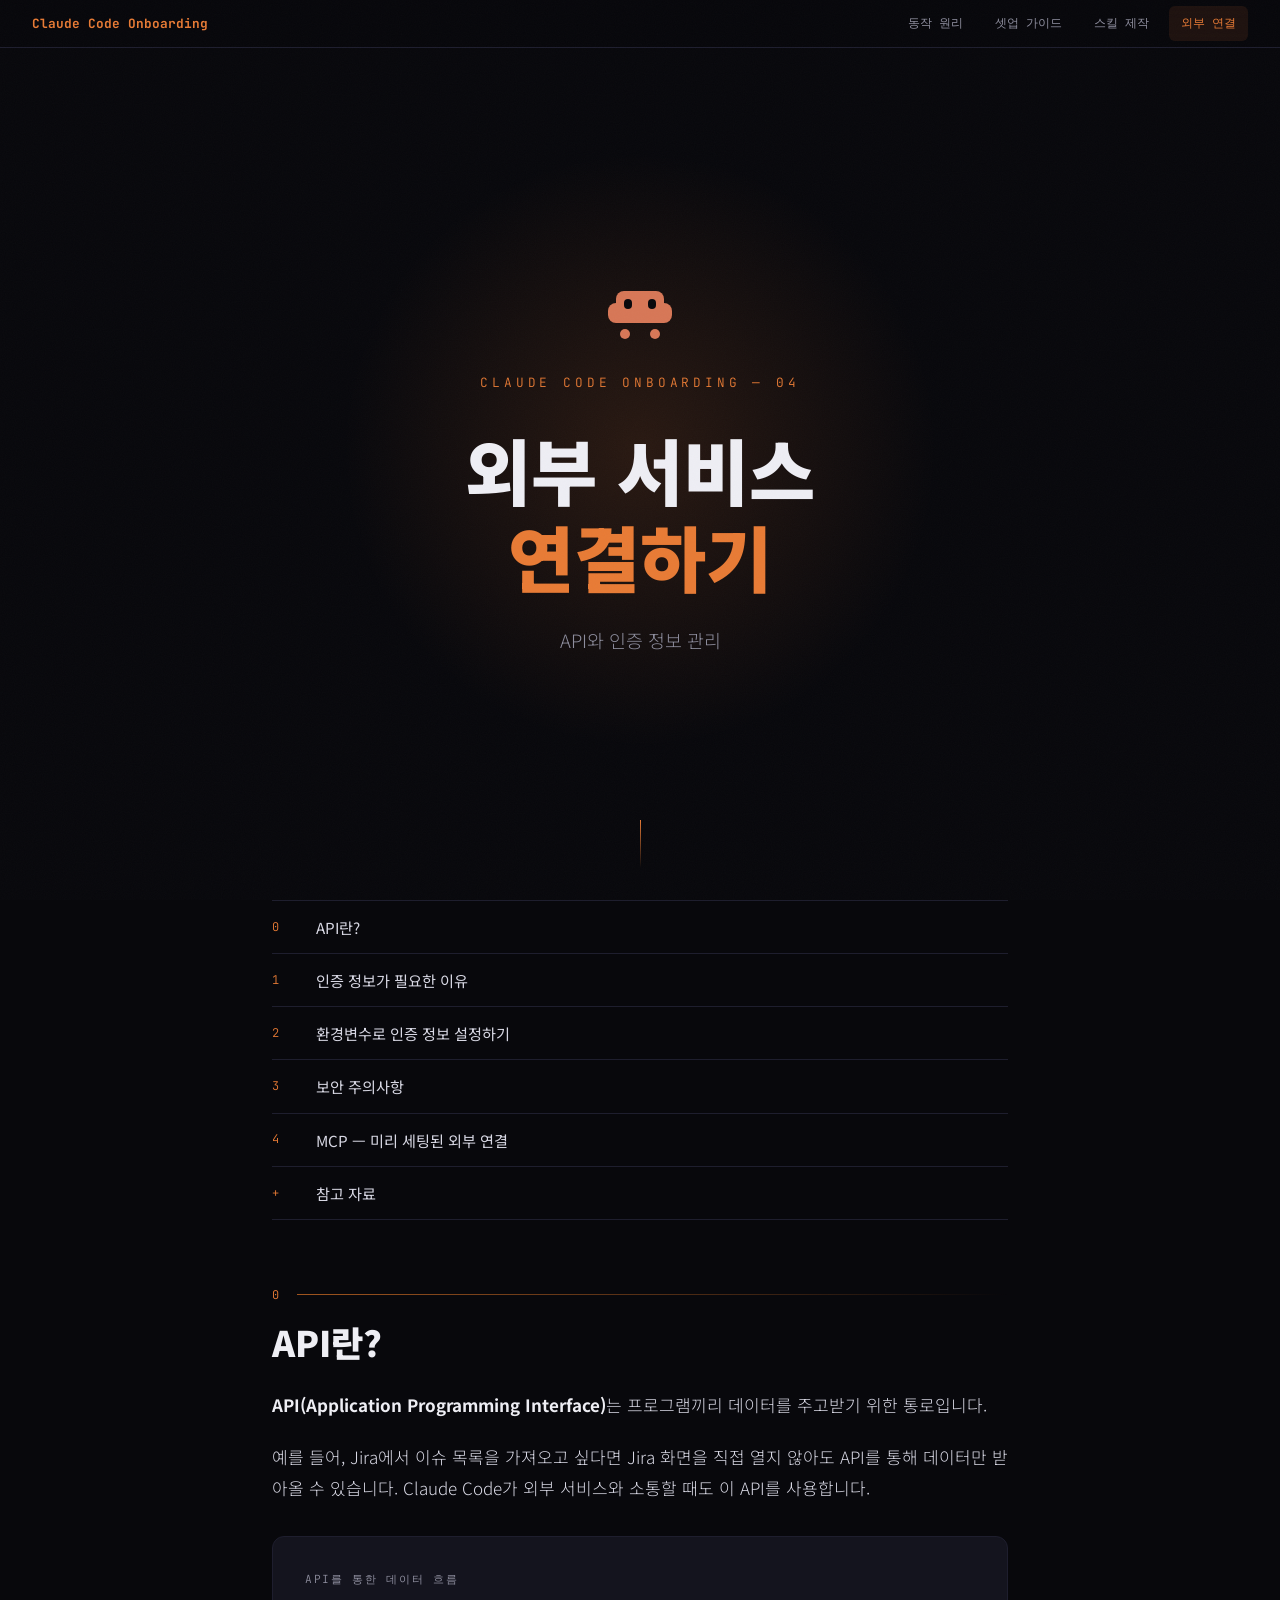
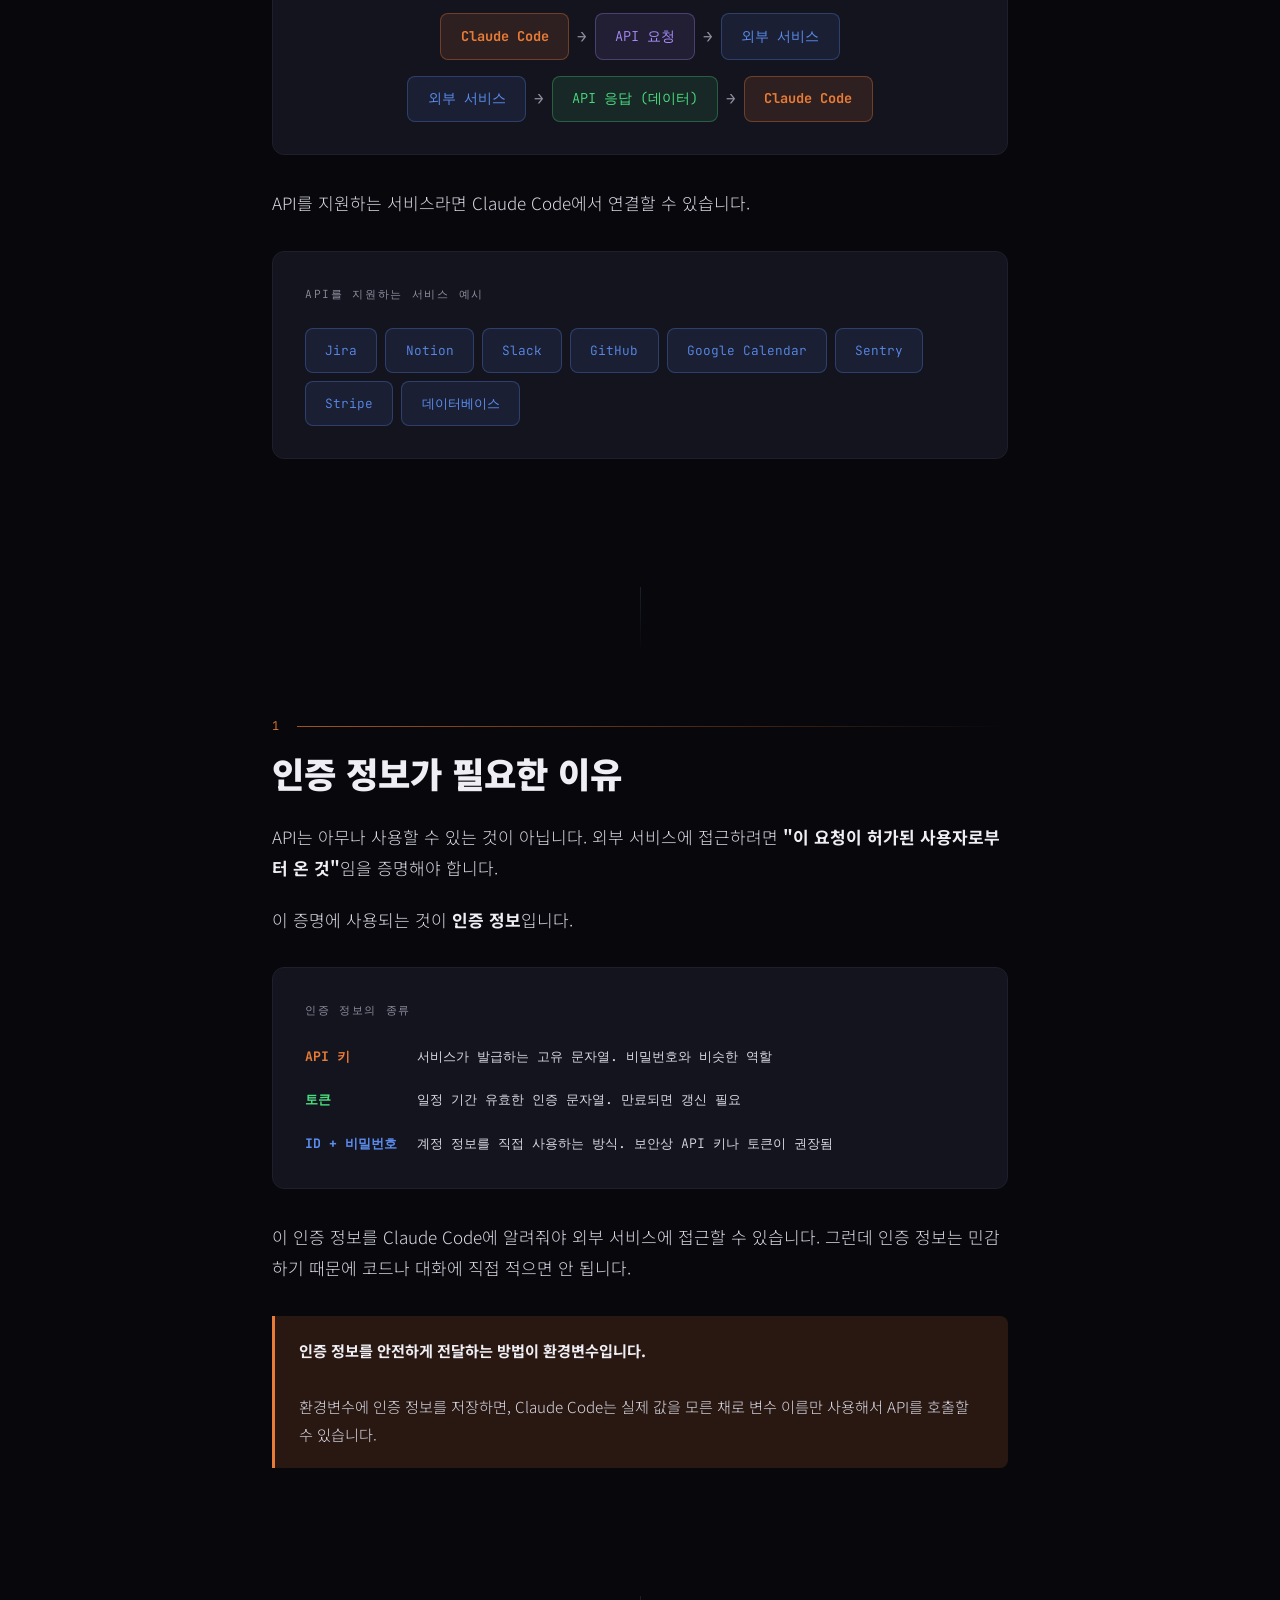
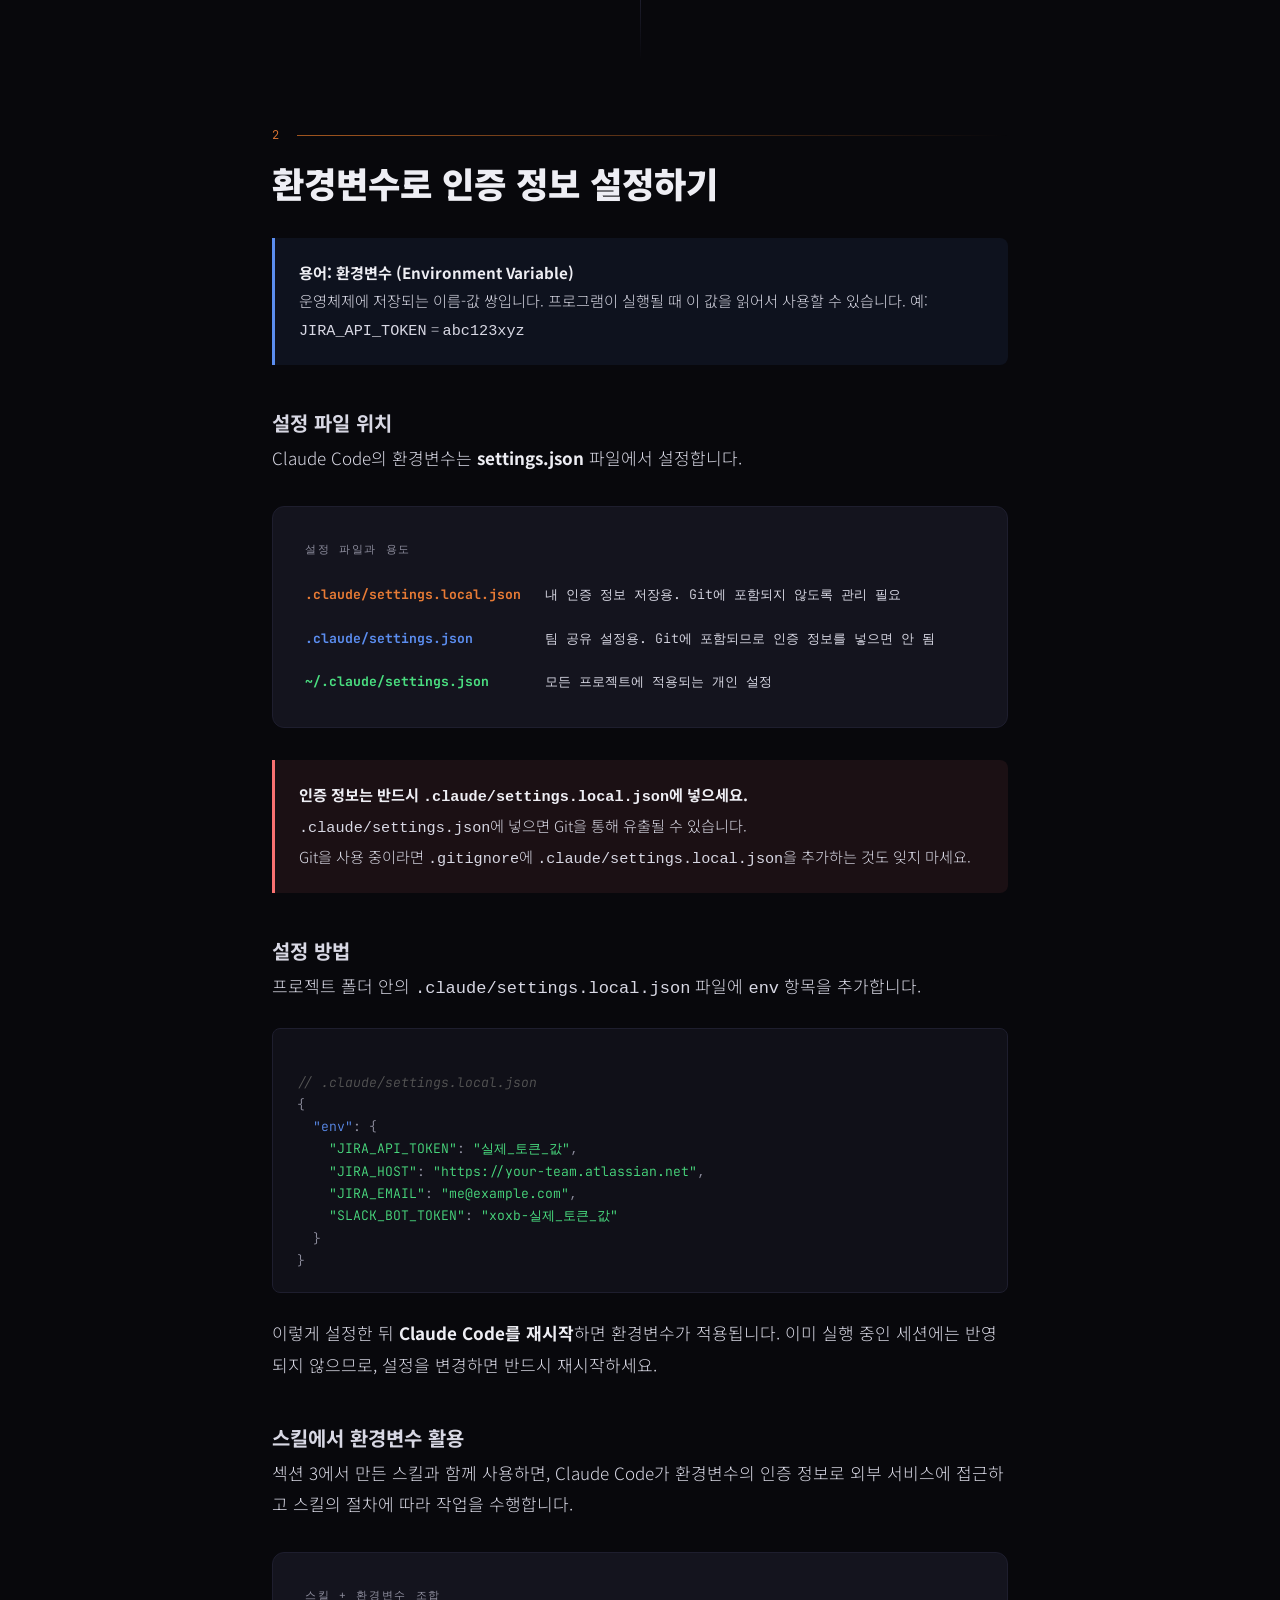
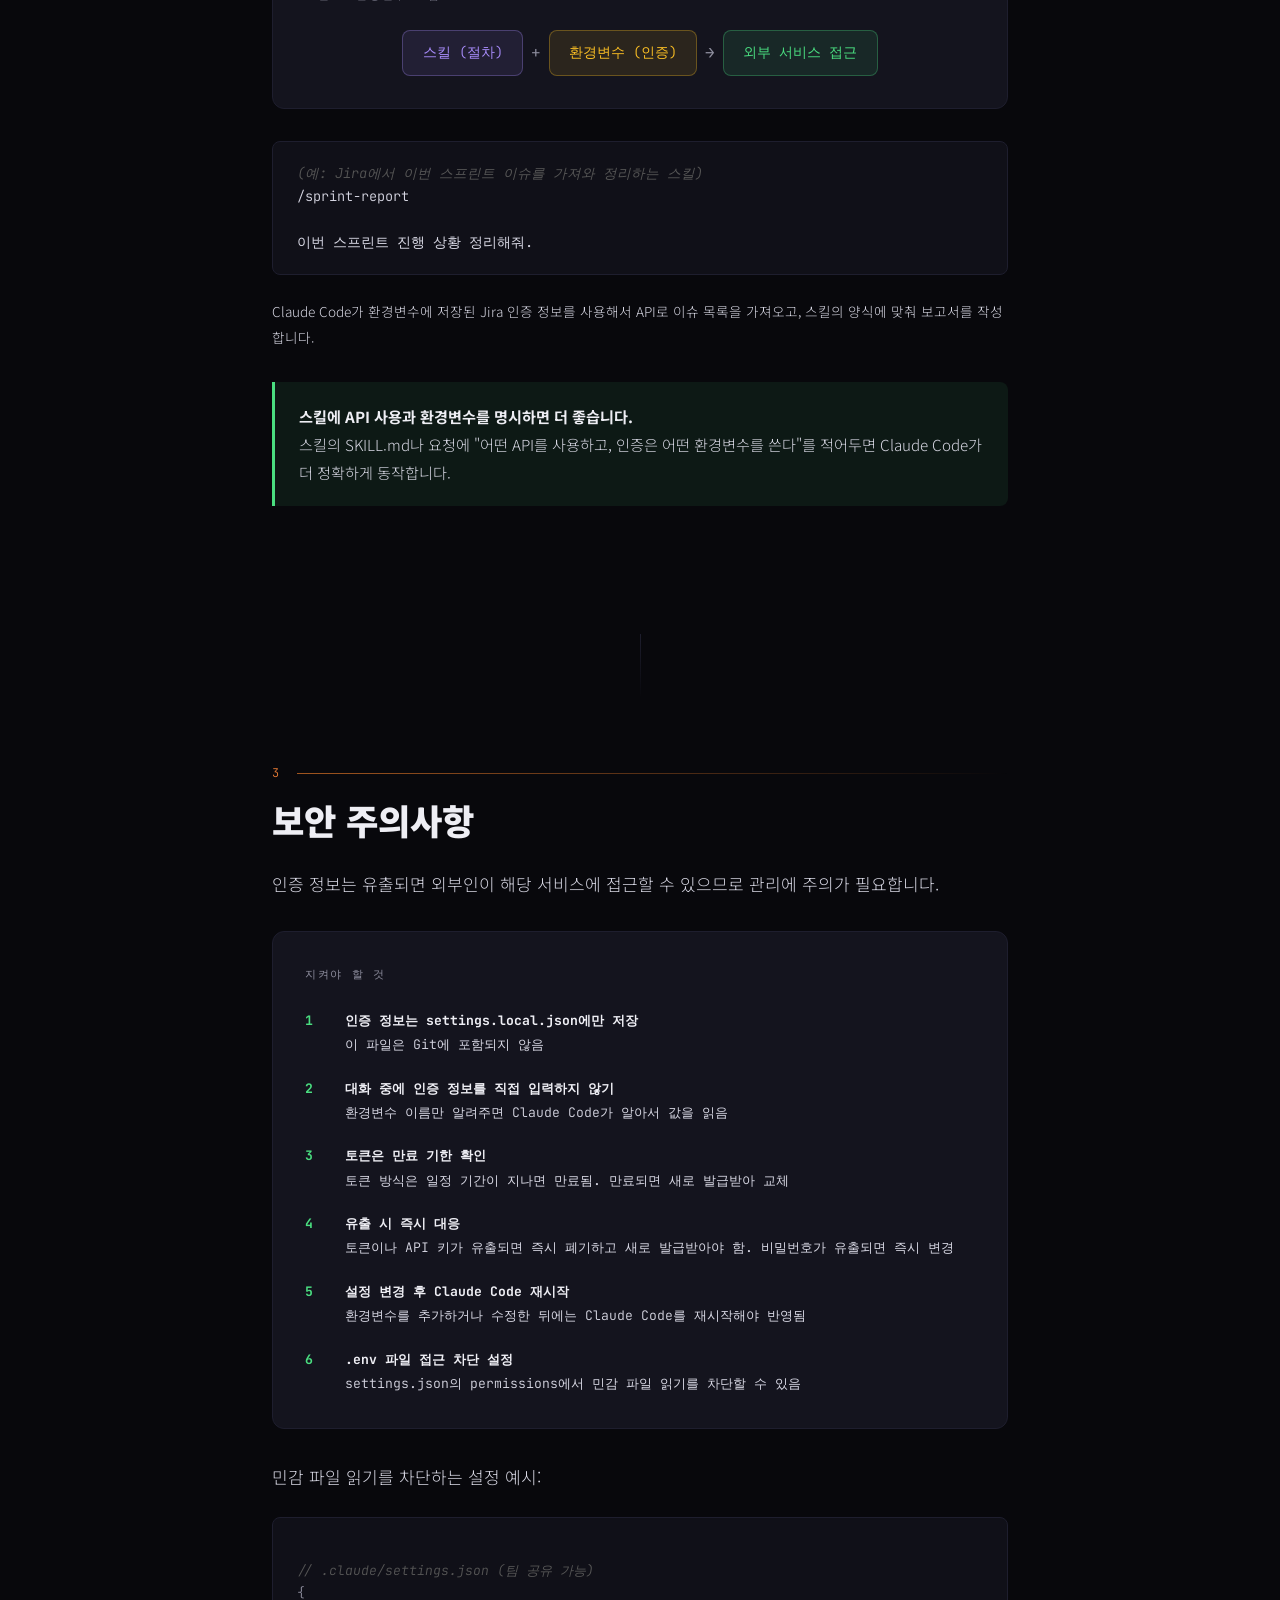
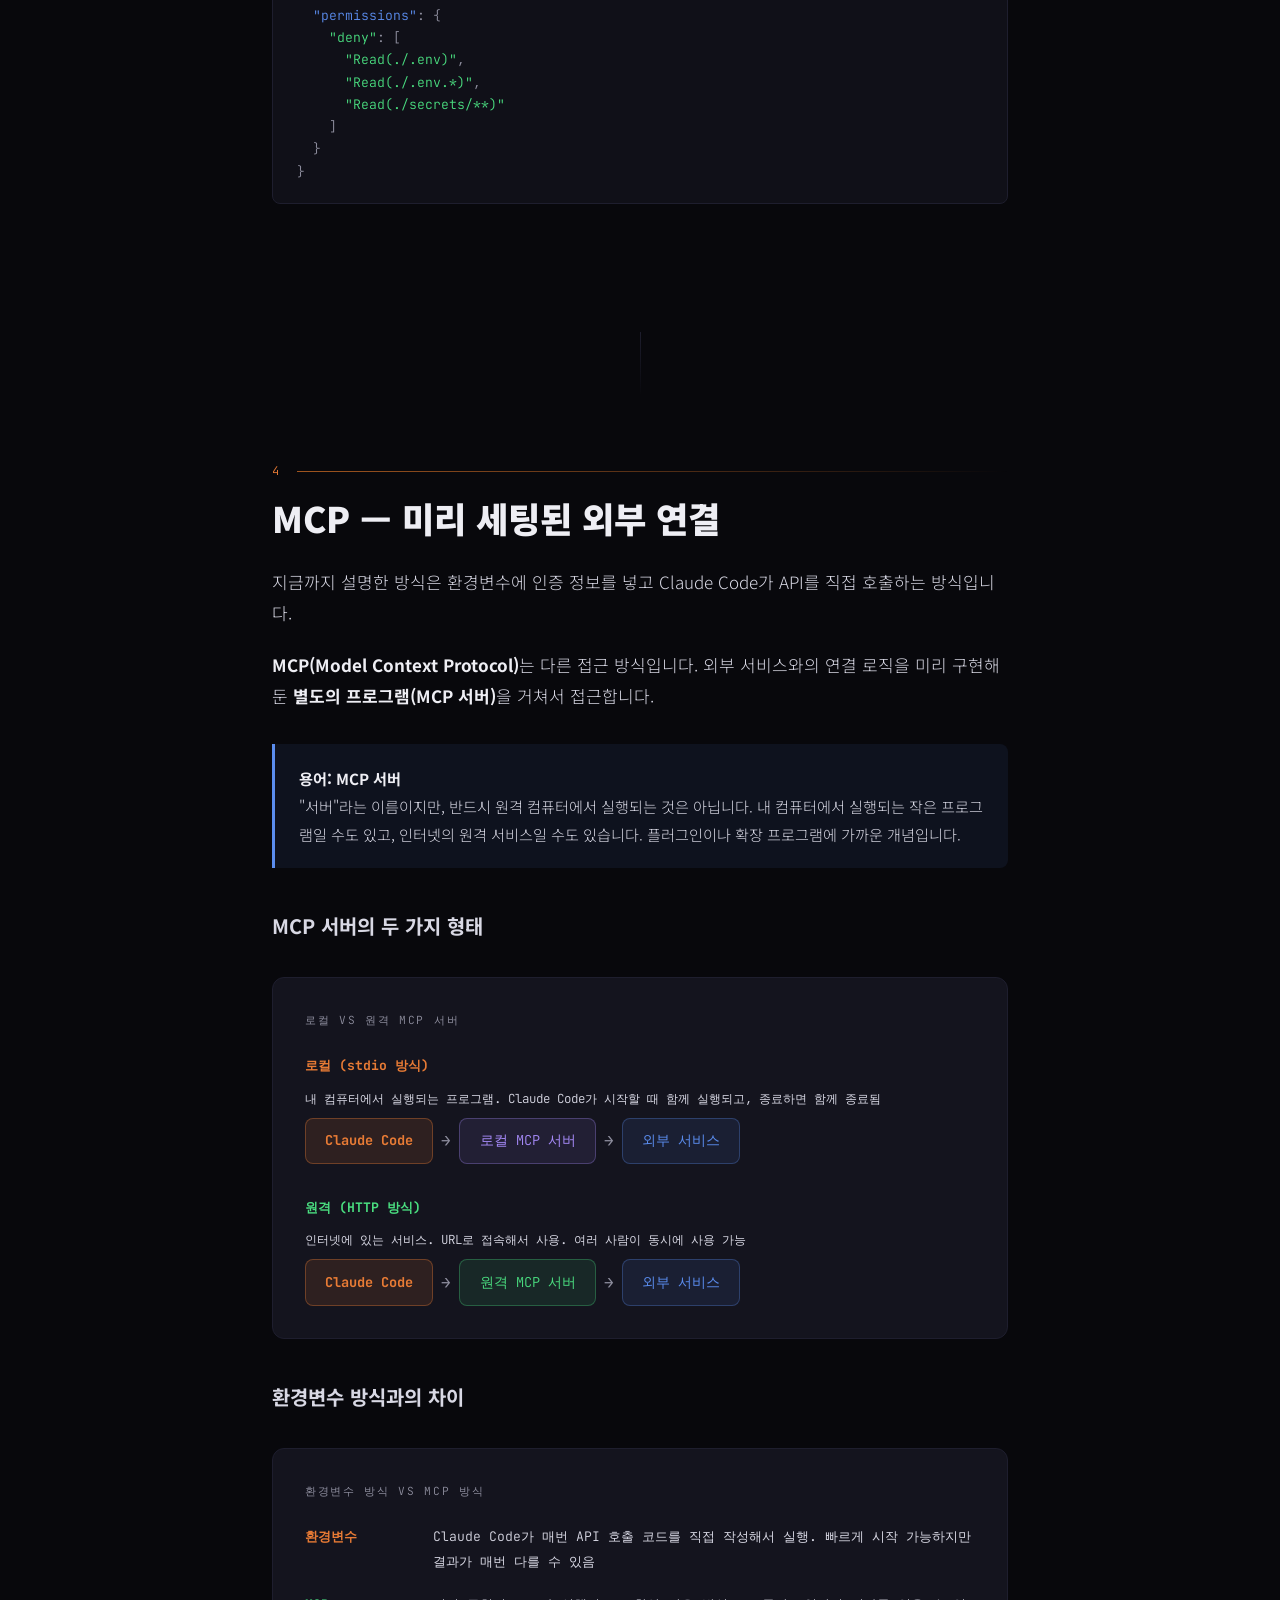
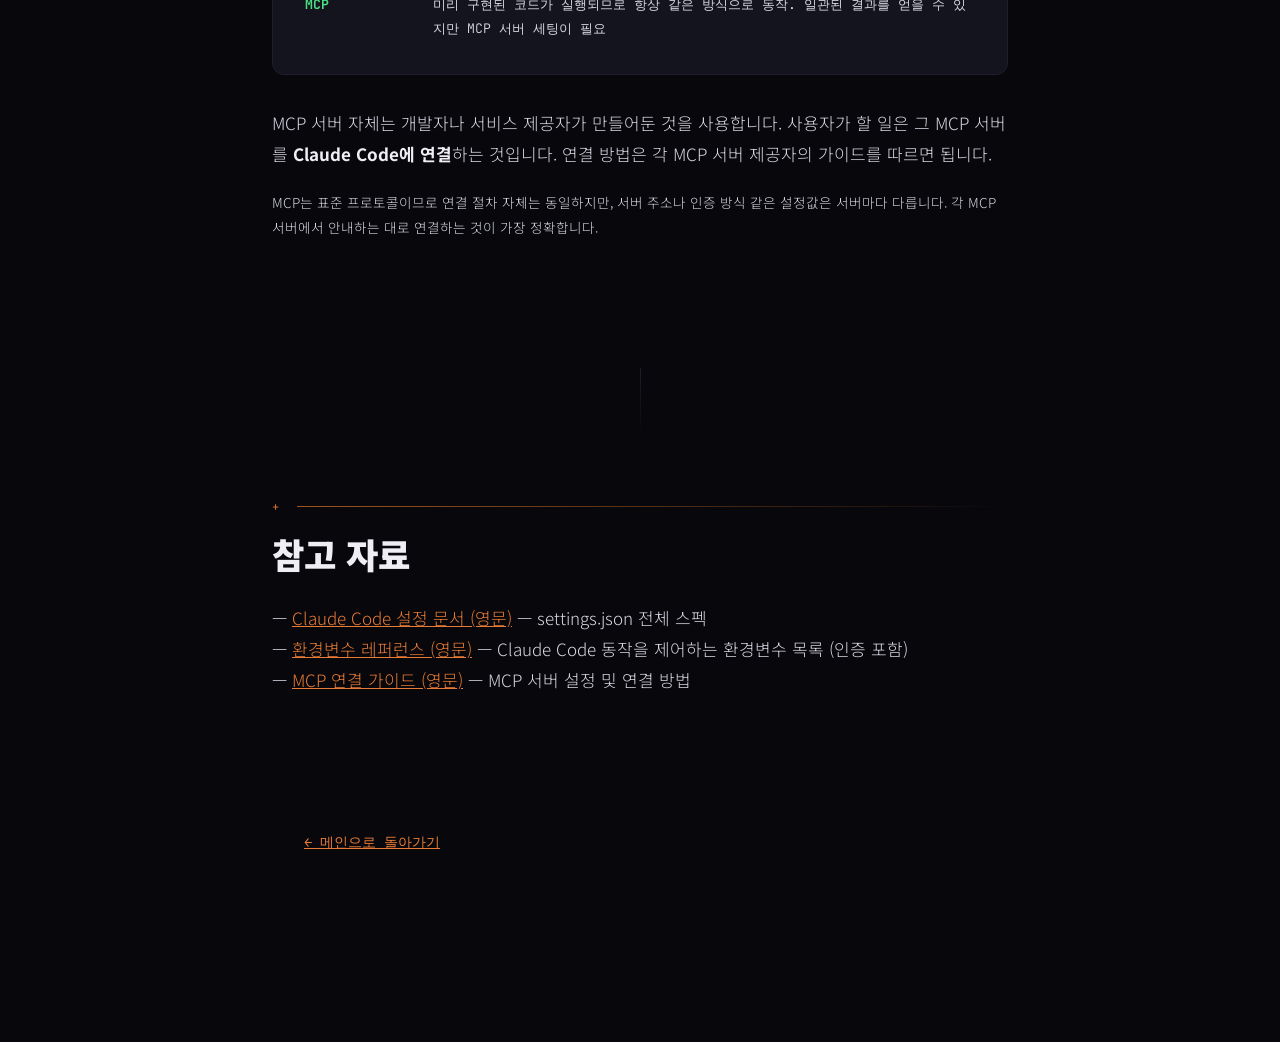
<file: integration/index.html>
<!DOCTYPE html>
<html lang="ko">
<head>
<meta charset="UTF-8">
<meta name="viewport" content="width=device-width, initial-scale=1.0">
<title>외부 서비스 연결하기 — Claude Code Onboarding</title>
<link rel="preconnect" href="https://fonts.googleapis.com">
<link href="https://fonts.googleapis.com/css2?family=Noto+Sans+KR:wght@300;400;700;900&family=JetBrains+Mono:wght@400;700&family=Playfair+Display:wght@700;900&display=swap" rel="stylesheet">
<link rel="stylesheet" href="../assets/css/style.css">
</head>
<body class="has-nav">

<!-- ════════════════════════ SITE NAV ════════════════════════ -->
<nav class="site-nav">
  <a class="site-nav-home" href="../">Claude Code Onboarding</a>
  <div class="site-nav-links">
    <a class="site-nav-link" href="../basics/">동작 원리</a>
    <a class="site-nav-link" href="../setup/">셋업 가이드</a>
    <a class="site-nav-link" href="../skills/">스킬 제작</a>
    <a class="site-nav-link active" href="../integration/">외부 연결</a>
  </div>
  <button class="site-nav-burger" onclick="this.classList.toggle('open');document.getElementById('navDrop').classList.toggle('open')">
    <span></span><span></span><span></span>
  </button>
</nav>
<div class="site-nav-dropdown" id="navDrop">
  <a class="site-nav-link" href="../basics/">동작 원리</a>
  <a class="site-nav-link" href="../setup/">셋업 가이드</a>
  <a class="site-nav-link" href="../skills/">스킬 제작</a>
  <a class="site-nav-link active" href="../integration/">외부 연결</a>
</div>

<!-- ════════════════════════ HERO ════════════════════════ -->
<header class="hero">
  <svg width="80" height="56" viewBox="0 0 80 56" fill="none" style="margin-bottom: 1.5rem; position: relative; z-index: 1; opacity: 0; animation: fadeUp 0.8s ease forwards 0.1s;">
    <rect x="16" y="0" width="48" height="24" rx="8" fill="#D77757"/>
    <rect x="8" y="12" width="64" height="20" rx="8" fill="#D77757"/>
    <rect x="24" y="8" width="8" height="10" rx="4" fill="#08080c"/>
    <rect x="48" y="8" width="8" height="10" rx="4" fill="#08080c"/>
    <rect x="20" y="38" width="10" height="10" rx="5" fill="#D77757"/>
    <rect x="50" y="38" width="10" height="10" rx="5" fill="#D77757"/>
  </svg>
  <div class="hero-label">Claude Code Onboarding — 04</div>
  <h1>외부 서비스<br><span class="accent">연결하기</span></h1>
  <p class="hero-sub">API와 인증 정보 관리</p>
  <div class="scroll-hint"><span></span></div>
</header>

<!-- ════════════════════════ SCROLL TO TOP ════════════════════════ -->
<a class="scroll-top" id="scrollTop" href="#">
  <span class="arrow"></span>
  <span class="label">TOP</span>
</a>

<!-- ════════════════════════ TOC ════════════════════════ -->
<nav class="toc">
  <a class="toc-item" href="#s0"><span class="toc-num">0</span><span class="toc-label">API란?</span></a>
  <a class="toc-item" href="#s1"><span class="toc-num">1</span><span class="toc-label">인증 정보가 필요한 이유</span></a>
  <a class="toc-item" href="#s2"><span class="toc-num">2</span><span class="toc-label">환경변수로 인증 정보 설정하기</span></a>
  <a class="toc-item" href="#s3"><span class="toc-num">3</span><span class="toc-label">보안 주의사항</span></a>
  <a class="toc-item" href="#s4"><span class="toc-num">4</span><span class="toc-label">MCP — 미리 세팅된 외부 연결</span></a>
  <a class="toc-item" href="#ref"><span class="toc-num">+</span><span class="toc-label">참고 자료</span></a>
</nav>

<!-- ════════════════════════ CONTENT ════════════════════════ -->
<main class="content">

  <!-- ────── 0. API란? ────── -->
  <article class="section" id="s0">
    <div class="section-number">0</div>
    <h2>API란?</h2>

    <p>
      <strong>API(Application Programming Interface)</strong>는
      프로그램끼리 데이터를 주고받기 위한 통로입니다.
    </p>

    <p>
      예를 들어, Jira에서 이슈 목록을 가져오고 싶다면
      Jira 화면을 직접 열지 않아도 API를 통해 데이터만 받아올 수 있습니다.
      Claude Code가 외부 서비스와 소통할 때도 이 API를 사용합니다.
    </p>

    <div class="diagram">
      <div class="diagram-title">API를 통한 데이터 흐름</div>
      <div class="flow">
        <div class="flow-node model">Claude Code</div>
        <div class="flow-arrow">→</div>
        <div class="flow-node tool">API 요청</div>
        <div class="flow-arrow">→</div>
        <div class="flow-node input">외부 서비스</div>
      </div>
      <div style="text-align: center; margin-top: 1rem;">
        <div class="flow">
          <div class="flow-node input">외부 서비스</div>
          <div class="flow-arrow">→</div>
          <div class="flow-node output">API 응답 (데이터)</div>
          <div class="flow-arrow">→</div>
          <div class="flow-node model">Claude Code</div>
        </div>
      </div>
    </div>

    <p>
      API를 지원하는 서비스라면 Claude Code에서 연결할 수 있습니다.
    </p>

    <div class="diagram">
      <div class="diagram-title">API를 지원하는 서비스 예시</div>
      <div style="display: flex; flex-wrap: wrap; gap: 0.5rem; font-family: var(--font-mono); font-size: 0.8rem;">
        <div class="flow-node input">Jira</div>
        <div class="flow-node input">Notion</div>
        <div class="flow-node input">Slack</div>
        <div class="flow-node input">GitHub</div>
        <div class="flow-node input">Google Calendar</div>
        <div class="flow-node input">Sentry</div>
        <div class="flow-node input">Stripe</div>
        <div class="flow-node input">데이터베이스</div>
      </div>
    </div>
  </article>

  <div class="section-divider"></div>

  <!-- ────── 1. 인증 정보가 필요한 이유 ────── -->
  <article class="section" id="s1">
    <div class="section-number">1</div>
    <h2>인증 정보가 필요한 이유</h2>

    <p>
      API는 아무나 사용할 수 있는 것이 아닙니다.
      외부 서비스에 접근하려면 <strong>"이 요청이 허가된 사용자로부터 온 것"</strong>임을 증명해야 합니다.
    </p>

    <p>
      이 증명에 사용되는 것이 <strong>인증 정보</strong>입니다.
    </p>

    <div class="diagram">
      <div class="diagram-title">인증 정보의 종류</div>
      <div style="display: flex; flex-direction: column; gap: 1.2rem; font-family: var(--font-mono); font-size: 0.82rem;">
        <div style="display: flex; align-items: flex-start; gap: 1rem;">
          <div style="min-width: 6rem; color: var(--accent); font-weight: 700;">API 키</div>
          <div style="color: var(--text);">
            서비스가 발급하는 고유 문자열. 비밀번호와 비슷한 역할
          </div>
        </div>
        <div style="display: flex; align-items: flex-start; gap: 1rem;">
          <div style="min-width: 6rem; color: var(--green); font-weight: 700;">토큰</div>
          <div style="color: var(--text);">
            일정 기간 유효한 인증 문자열. 만료되면 갱신 필요
          </div>
        </div>
        <div style="display: flex; align-items: flex-start; gap: 1rem;">
          <div style="min-width: 6rem; color: var(--blue); font-weight: 700;">ID + 비밀번호</div>
          <div style="color: var(--text);">
            계정 정보를 직접 사용하는 방식. 보안상 API 키나 토큰이 권장됨
          </div>
        </div>
      </div>
    </div>

    <p>
      이 인증 정보를 Claude Code에 알려줘야 외부 서비스에 접근할 수 있습니다.
      그런데 인증 정보는 민감하기 때문에 코드나 대화에 직접 적으면 안 됩니다.
    </p>

    <div class="callout" style="border-left-color: var(--accent);">
      <p>
        <strong>인증 정보를 안전하게 전달하는 방법이 환경변수입니다.</strong><br><br>
        환경변수에 인증 정보를 저장하면,
        Claude Code는 실제 값을 모른 채로 변수 이름만 사용해서 API를 호출할 수 있습니다.
      </p>
    </div>
  </article>

  <div class="section-divider"></div>

  <!-- ────── 2. 환경변수로 인증 정보 설정하기 ────── -->
  <article class="section" id="s2">
    <div class="section-number">2</div>
    <h2>환경변수로 인증 정보 설정하기</h2>

    <div class="callout" style="border-left-color: var(--blue); background: rgba(91,141,239,0.08);">
      <p>
        <strong>용어: 환경변수 (Environment Variable)</strong><br>
        운영체제에 저장되는 이름-값 쌍입니다.
        프로그램이 실행될 때 이 값을 읽어서 사용할 수 있습니다.
        예: <code>JIRA_API_TOKEN</code> = <code>abc123xyz</code>
      </p>
    </div>

    <h3 style="margin-top: 2.5rem;">설정 파일 위치</h3>

    <p>
      Claude Code의 환경변수는 <strong>settings.json</strong> 파일에서 설정합니다.
    </p>

    <div class="diagram">
      <div class="diagram-title">설정 파일과 용도</div>
      <div style="display: flex; flex-direction: column; gap: 1.2rem; font-family: var(--font-mono); font-size: 0.82rem;">
        <div style="display: flex; align-items: flex-start; gap: 1rem;">
          <div style="min-width: 14rem; color: var(--accent); font-weight: 700;">.claude/settings.local.json</div>
          <div style="color: var(--text);">
            내 인증 정보 저장용. Git에 포함되지 않도록 관리 필요
          </div>
        </div>
        <div style="display: flex; align-items: flex-start; gap: 1rem;">
          <div style="min-width: 14rem; color: var(--blue); font-weight: 700;">.claude/settings.json</div>
          <div style="color: var(--text);">
            팀 공유 설정용. Git에 포함되므로 인증 정보를 넣으면 안 됨
          </div>
        </div>
        <div style="display: flex; align-items: flex-start; gap: 1rem;">
          <div style="min-width: 14rem; color: var(--green); font-weight: 700;">~/.claude/settings.json</div>
          <div style="color: var(--text);">
            모든 프로젝트에 적용되는 개인 설정
          </div>
        </div>
      </div>
    </div>

    <div class="callout" style="border-left-color: var(--red); background: rgba(248,113,113,0.08);">
      <p>
        <strong>인증 정보는 반드시 <code>.claude/settings.local.json</code>에 넣으세요.</strong><br>
        <code>.claude/settings.json</code>에 넣으면 Git을 통해 유출될 수 있습니다.<br>
        Git을 사용 중이라면 <code>.gitignore</code>에 <code>.claude/settings.local.json</code>을 추가하는 것도 잊지 마세요.
      </p>
    </div>

    <h3 style="margin-top: 2.5rem;">설정 방법</h3>

    <p>
      프로젝트 폴더 안의 <code>.claude/settings.local.json</code> 파일에
      <code>env</code> 항목을 추가합니다.
    </p>

    <div class="code-block" style="font-size: 0.82rem;">
<span class="comment">// .claude/settings.local.json</span>
{
  <span class="key">"env"</span>: {
    <span class="str">"JIRA_API_TOKEN"</span>: <span class="str">"실제_토큰_값"</span>,
    <span class="str">"JIRA_HOST"</span>: <span class="str">"https://your-team.atlassian.net"</span>,
    <span class="str">"JIRA_EMAIL"</span>: <span class="str">"me@example.com"</span>,
    <span class="str">"SLACK_BOT_TOKEN"</span>: <span class="str">"xoxb-실제_토큰_값"</span>
  }
}
</div>

    <p>
      이렇게 설정한 뒤 <strong>Claude Code를 재시작</strong>하면 환경변수가 적용됩니다.
      이미 실행 중인 세션에는 반영되지 않으므로, 설정을 변경하면 반드시 재시작하세요.
    </p>

    <h3 style="margin-top: 2.5rem;">스킬에서 환경변수 활용</h3>

    <p>
      섹션 3에서 만든 스킬과 함께 사용하면,
      Claude Code가 환경변수의 인증 정보로 외부 서비스에 접근하고
      스킬의 절차에 따라 작업을 수행합니다.
    </p>

    <div class="diagram">
      <div class="diagram-title">스킬 + 환경변수 조합</div>
      <div class="flow">
        <div class="flow-node tool">스킬 (절차)</div>
        <div class="flow-arrow">+</div>
        <div class="flow-node result">환경변수 (인증)</div>
        <div class="flow-arrow">→</div>
        <div class="flow-node output">외부 서비스 접근</div>
      </div>
    </div>

    <div class="code-block" style="font-size: 0.85rem; color: var(--text);"><span class="comment">(예: Jira에서 이번 스프린트 이슈를 가져와 정리하는 스킬)</span>
/sprint-report

이번 스프린트 진행 상황 정리해줘.</div>

    <p style="font-size: 0.85rem; color: var(--text);">
      Claude Code가 환경변수에 저장된 Jira 인증 정보를 사용해서
      API로 이슈 목록을 가져오고, 스킬의 양식에 맞춰 보고서를 작성합니다.
    </p>

    <div class="callout" style="border-left-color: var(--green); background: rgba(74,222,128,0.08);">
      <p>
        <strong>스킬에 API 사용과 환경변수를 명시하면 더 좋습니다.</strong><br>
        스킬의 SKILL.md나 요청에 "어떤 API를 사용하고, 인증은 어떤 환경변수를 쓴다"를
        적어두면 Claude Code가 더 정확하게 동작합니다.
      </p>
    </div>
  </article>

  <div class="section-divider"></div>

  <!-- ────── 3. 보안 주의사항 ────── -->
  <article class="section" id="s3">
    <div class="section-number">3</div>
    <h2>보안 주의사항</h2>

    <p>
      인증 정보는 유출되면 외부인이 해당 서비스에 접근할 수 있으므로 관리에 주의가 필요합니다.
    </p>

    <div class="diagram">
      <div class="diagram-title">지켜야 할 것</div>
      <div style="display: flex; flex-direction: column; gap: 1.2rem; font-family: var(--font-mono); font-size: 0.82rem;">
        <div style="display: flex; align-items: flex-start; gap: 1rem;">
          <div style="min-width: 1.5rem; color: var(--green); font-weight: 700;">1</div>
          <div style="color: var(--text);">
            <strong style="color: var(--text-bright);">인증 정보는 settings.local.json에만 저장</strong><br>
            이 파일은 Git에 포함되지 않음
          </div>
        </div>
        <div style="display: flex; align-items: flex-start; gap: 1rem;">
          <div style="min-width: 1.5rem; color: var(--green); font-weight: 700;">2</div>
          <div style="color: var(--text);">
            <strong style="color: var(--text-bright);">대화 중에 인증 정보를 직접 입력하지 않기</strong><br>
            환경변수 이름만 알려주면 Claude Code가 알아서 값을 읽음
          </div>
        </div>
        <div style="display: flex; align-items: flex-start; gap: 1rem;">
          <div style="min-width: 1.5rem; color: var(--green); font-weight: 700;">3</div>
          <div style="color: var(--text);">
            <strong style="color: var(--text-bright);">토큰은 만료 기한 확인</strong><br>
            토큰 방식은 일정 기간이 지나면 만료됨. 만료되면 새로 발급받아 교체
          </div>
        </div>
        <div style="display: flex; align-items: flex-start; gap: 1rem;">
          <div style="min-width: 1.5rem; color: var(--green); font-weight: 700;">4</div>
          <div style="color: var(--text);">
            <strong style="color: var(--text-bright);">유출 시 즉시 대응</strong><br>
            토큰이나 API 키가 유출되면 즉시 폐기하고 새로 발급받아야 함.
            비밀번호가 유출되면 즉시 변경
          </div>
        </div>
        <div style="display: flex; align-items: flex-start; gap: 1rem;">
          <div style="min-width: 1.5rem; color: var(--green); font-weight: 700;">5</div>
          <div style="color: var(--text);">
            <strong style="color: var(--text-bright);">설정 변경 후 Claude Code 재시작</strong><br>
            환경변수를 추가하거나 수정한 뒤에는 Claude Code를 재시작해야 반영됨
          </div>
        </div>
        <div style="display: flex; align-items: flex-start; gap: 1rem;">
          <div style="min-width: 1.5rem; color: var(--green); font-weight: 700;">6</div>
          <div style="color: var(--text);">
            <strong style="color: var(--text-bright);">.env 파일 접근 차단 설정</strong><br>
            settings.json의 permissions에서 민감 파일 읽기를 차단할 수 있음
          </div>
        </div>
      </div>
    </div>

    <p>
      민감 파일 읽기를 차단하는 설정 예시:
    </p>

    <div class="code-block" style="font-size: 0.82rem;">
<span class="comment">// .claude/settings.json (팀 공유 가능)</span>
{
  <span class="key">"permissions"</span>: {
    <span class="str">"deny"</span>: [
      <span class="str">"Read(./.env)"</span>,
      <span class="str">"Read(./.env.*)"</span>,
      <span class="str">"Read(./secrets/**)"</span>
    ]
  }
}
</div>

  </article>

  <div class="section-divider"></div>

  <!-- ────── 4. MCP ────── -->
  <article class="section" id="s4">
    <div class="section-number">4</div>
    <h2>MCP — 미리 세팅된 외부 연결</h2>

    <p>
      지금까지 설명한 방식은 환경변수에 인증 정보를 넣고
      Claude Code가 API를 직접 호출하는 방식입니다.
    </p>

    <p>
      <strong>MCP(Model Context Protocol)</strong>는 다른 접근 방식입니다.
      외부 서비스와의 연결 로직을 미리 구현해둔 <strong>별도의 프로그램(MCP 서버)</strong>을 거쳐서 접근합니다.
    </p>

    <div class="callout" style="border-left-color: var(--blue); background: rgba(91,141,239,0.08);">
      <p>
        <strong>용어: MCP 서버</strong><br>
        "서버"라는 이름이지만, 반드시 원격 컴퓨터에서 실행되는 것은 아닙니다.
        내 컴퓨터에서 실행되는 작은 프로그램일 수도 있고,
        인터넷의 원격 서비스일 수도 있습니다.
        플러그인이나 확장 프로그램에 가까운 개념입니다.
      </p>
    </div>

    <h3 style="margin-top: 2.5rem;">MCP 서버의 두 가지 형태</h3>

    <div class="diagram">
      <div class="diagram-title">로컬 vs 원격 MCP 서버</div>
      <div style="display: flex; flex-direction: column; gap: 2rem; font-family: var(--font-mono); font-size: 0.82rem;">
        <div>
          <div style="color: var(--accent); font-weight: 700; margin-bottom: 0.5rem;">로컬 (stdio 방식)</div>
          <div style="color: var(--text); font-size: 0.78rem; margin-bottom: 0.5rem;">
            내 컴퓨터에서 실행되는 프로그램. Claude Code가 시작할 때 함께 실행되고, 종료하면 함께 종료됨
          </div>
          <div class="flow" style="justify-content: flex-start;">
            <div class="flow-node model">Claude Code</div>
            <div class="flow-arrow">→</div>
            <div class="flow-node tool">로컬 MCP 서버</div>
            <div class="flow-arrow">→</div>
            <div class="flow-node input">외부 서비스</div>
          </div>
        </div>
        <div>
          <div style="color: var(--green); font-weight: 700; margin-bottom: 0.5rem;">원격 (HTTP 방식)</div>
          <div style="color: var(--text); font-size: 0.78rem; margin-bottom: 0.5rem;">
            인터넷에 있는 서비스. URL로 접속해서 사용. 여러 사람이 동시에 사용 가능
          </div>
          <div class="flow" style="justify-content: flex-start;">
            <div class="flow-node model">Claude Code</div>
            <div class="flow-arrow">→</div>
            <div class="flow-node output">원격 MCP 서버</div>
            <div class="flow-arrow">→</div>
            <div class="flow-node input">외부 서비스</div>
          </div>
        </div>
      </div>
    </div>

    <h3 style="margin-top: 2.5rem;">환경변수 방식과의 차이</h3>

    <div class="diagram">
      <div class="diagram-title">환경변수 방식 vs MCP 방식</div>
      <div style="display: flex; flex-direction: column; gap: 1.2rem; font-family: var(--font-mono); font-size: 0.82rem;">
        <div style="display: flex; align-items: flex-start; gap: 1rem;">
          <div style="min-width: 7rem; color: var(--accent); font-weight: 700;">환경변수</div>
          <div style="color: var(--text);">
            Claude Code가 매번 API 호출 코드를 직접 작성해서 실행.
            빠르게 시작 가능하지만 결과가 매번 다를 수 있음
          </div>
        </div>
        <div style="display: flex; align-items: flex-start; gap: 1rem;">
          <div style="min-width: 7rem; color: var(--green); font-weight: 700;">MCP</div>
          <div style="color: var(--text);">
            미리 구현된 코드가 실행되므로 항상 같은 방식으로 동작.
            일관된 결과를 얻을 수 있지만 MCP 서버 세팅이 필요
          </div>
        </div>
      </div>
    </div>

    <p>
      MCP 서버 자체는 개발자나 서비스 제공자가 만들어둔 것을 사용합니다.
      사용자가 할 일은 그 MCP 서버를 <strong>Claude Code에 연결</strong>하는 것입니다.
      연결 방법은 각 MCP 서버 제공자의 가이드를 따르면 됩니다.
    </p>

    <p style="font-size: 0.85rem; color: var(--text);">
      MCP는 표준 프로토콜이므로 연결 절차 자체는 동일하지만,
      서버 주소나 인증 방식 같은 설정값은 서버마다 다릅니다.
      각 MCP 서버에서 안내하는 대로 연결하는 것이 가장 정확합니다.
    </p>
  </article>

  <div class="section-divider"></div>

  <!-- ────── 참고 자료 ────── -->
  <article class="section" id="ref">
    <div class="section-number">+</div>
    <h2>참고 자료</h2>

    <p>
      — <a href="https://code.claude.com/docs/en/settings" target="_blank" rel="noopener" style="color: var(--accent);">Claude Code 설정 문서 (영문)</a> — settings.json 전체 스펙<br>
      — <a href="https://code.claude.com/docs/en/env-vars" target="_blank" rel="noopener" style="color: var(--accent);">환경변수 레퍼런스 (영문)</a> — Claude Code 동작을 제어하는 환경변수 목록 (인증 포함)<br>
      — <a href="https://code.claude.com/docs/en/mcp" target="_blank" rel="noopener" style="color: var(--accent);">MCP 연결 가이드 (영문)</a> — MCP 서버 설정 및 연결 방법
    </p>
  </article>

  <div style="max-width: 800px; margin: 0 auto; padding: 0 2rem 4rem;">
    <a href="../" style="color: var(--accent); font-family: var(--font-mono); font-size: 0.85rem;">&larr; 메인으로 돌아가기</a>
  </div>

</main>

<!-- ════════════════════════ Scroll reveal ════════════════════════ -->
<script src="../assets/js/main.js"></script>

</body>
</html>
</file>
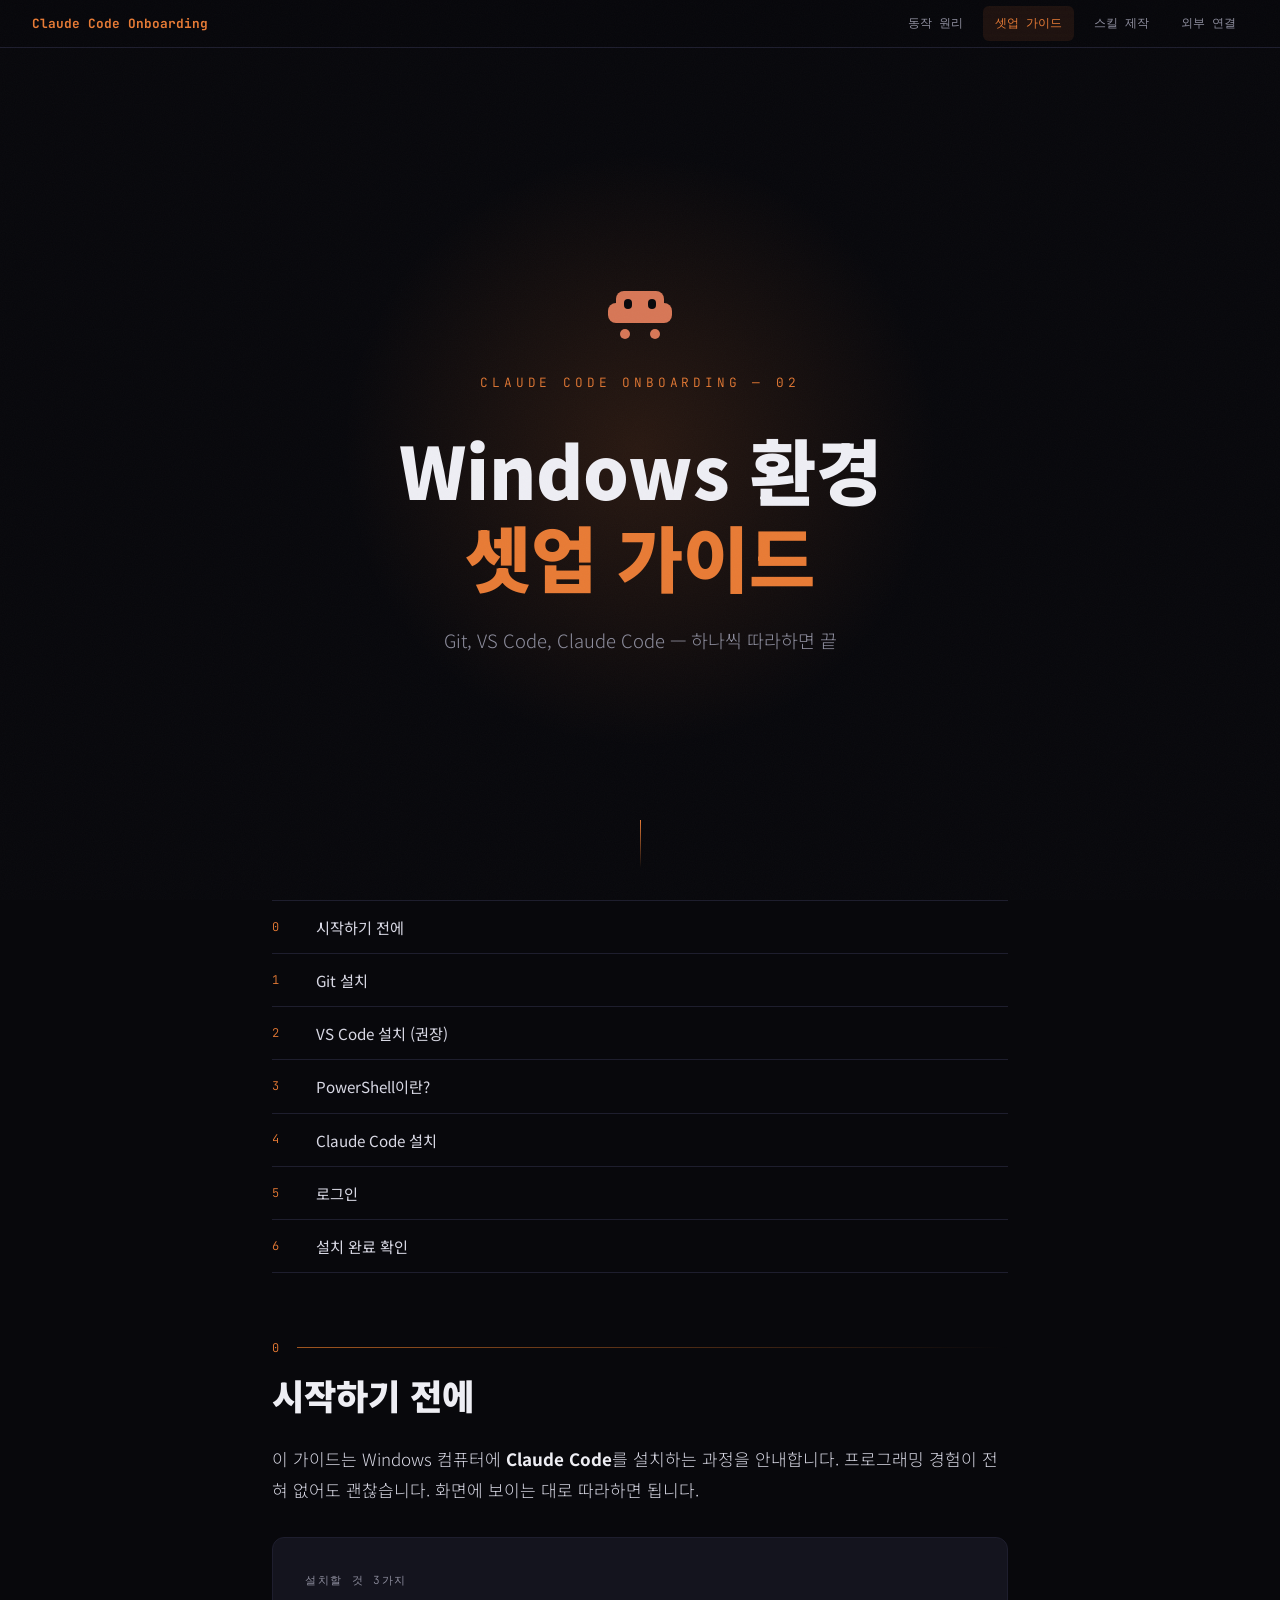
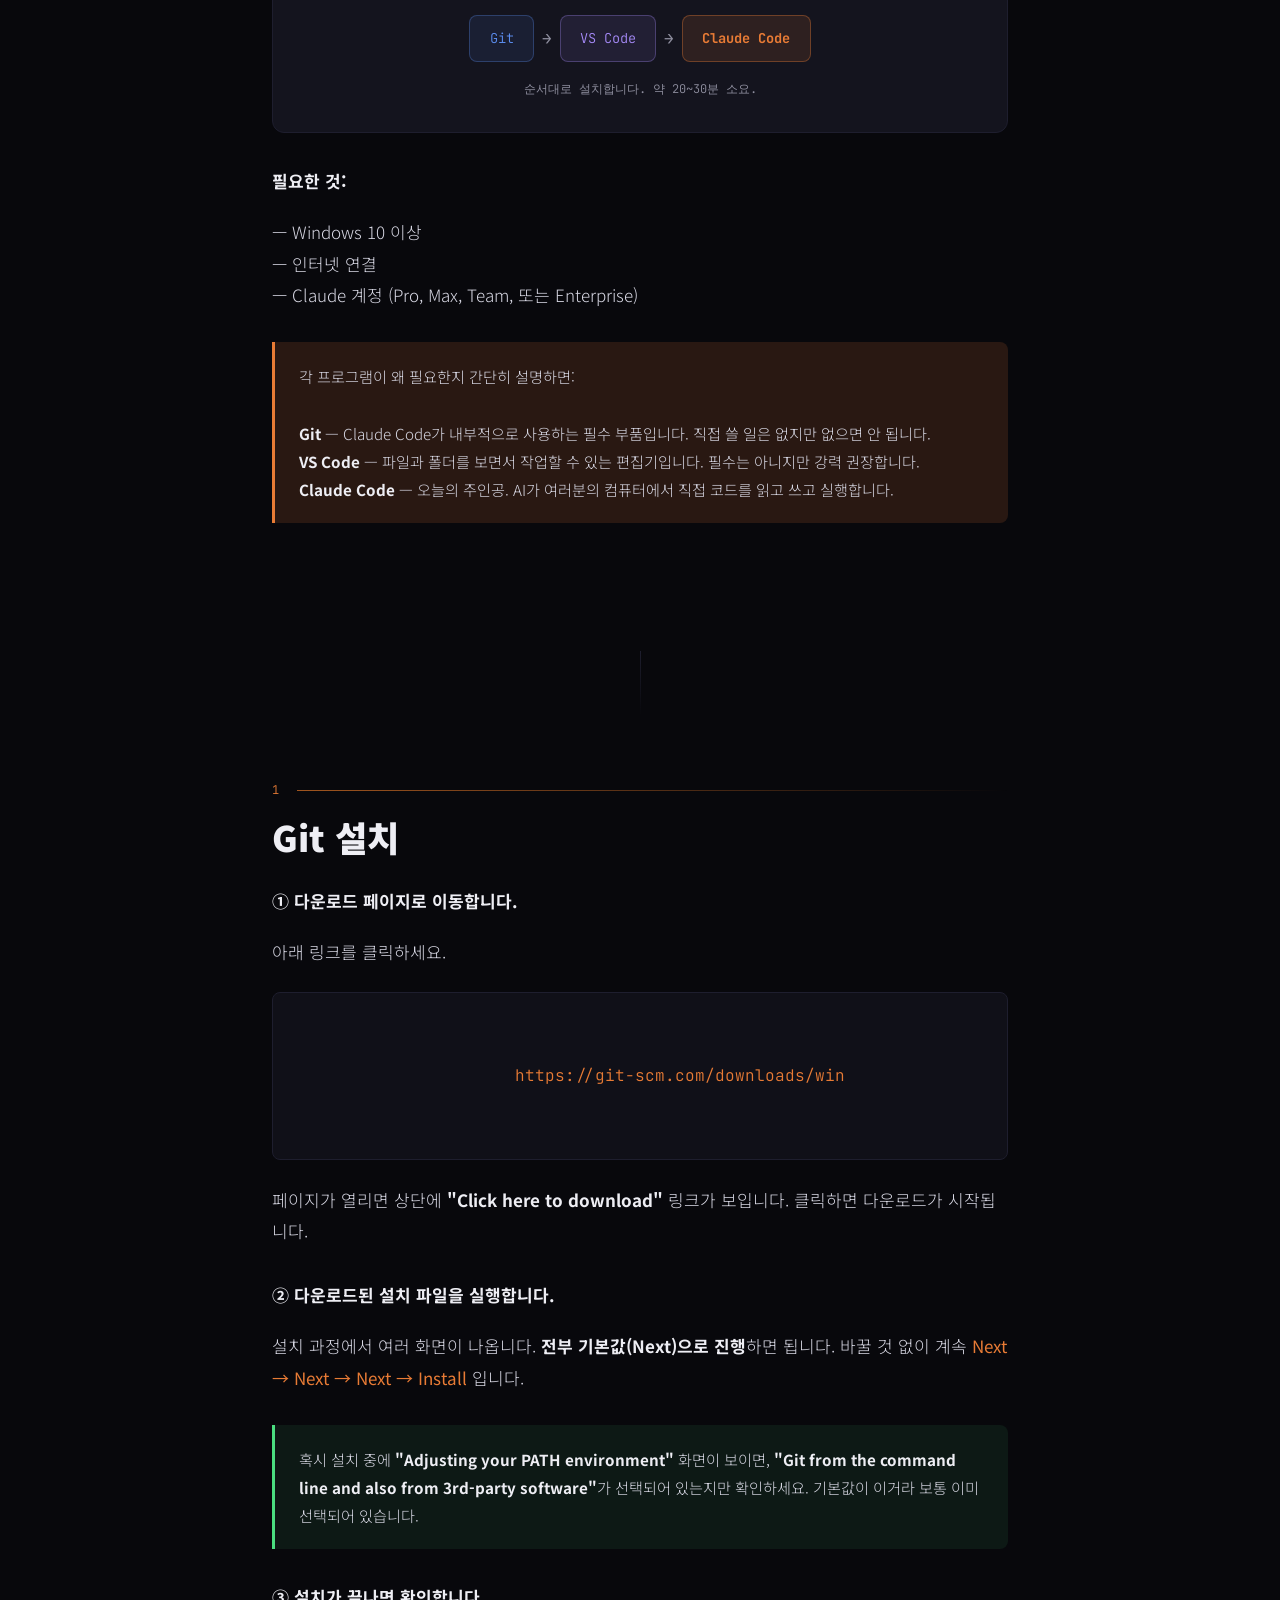
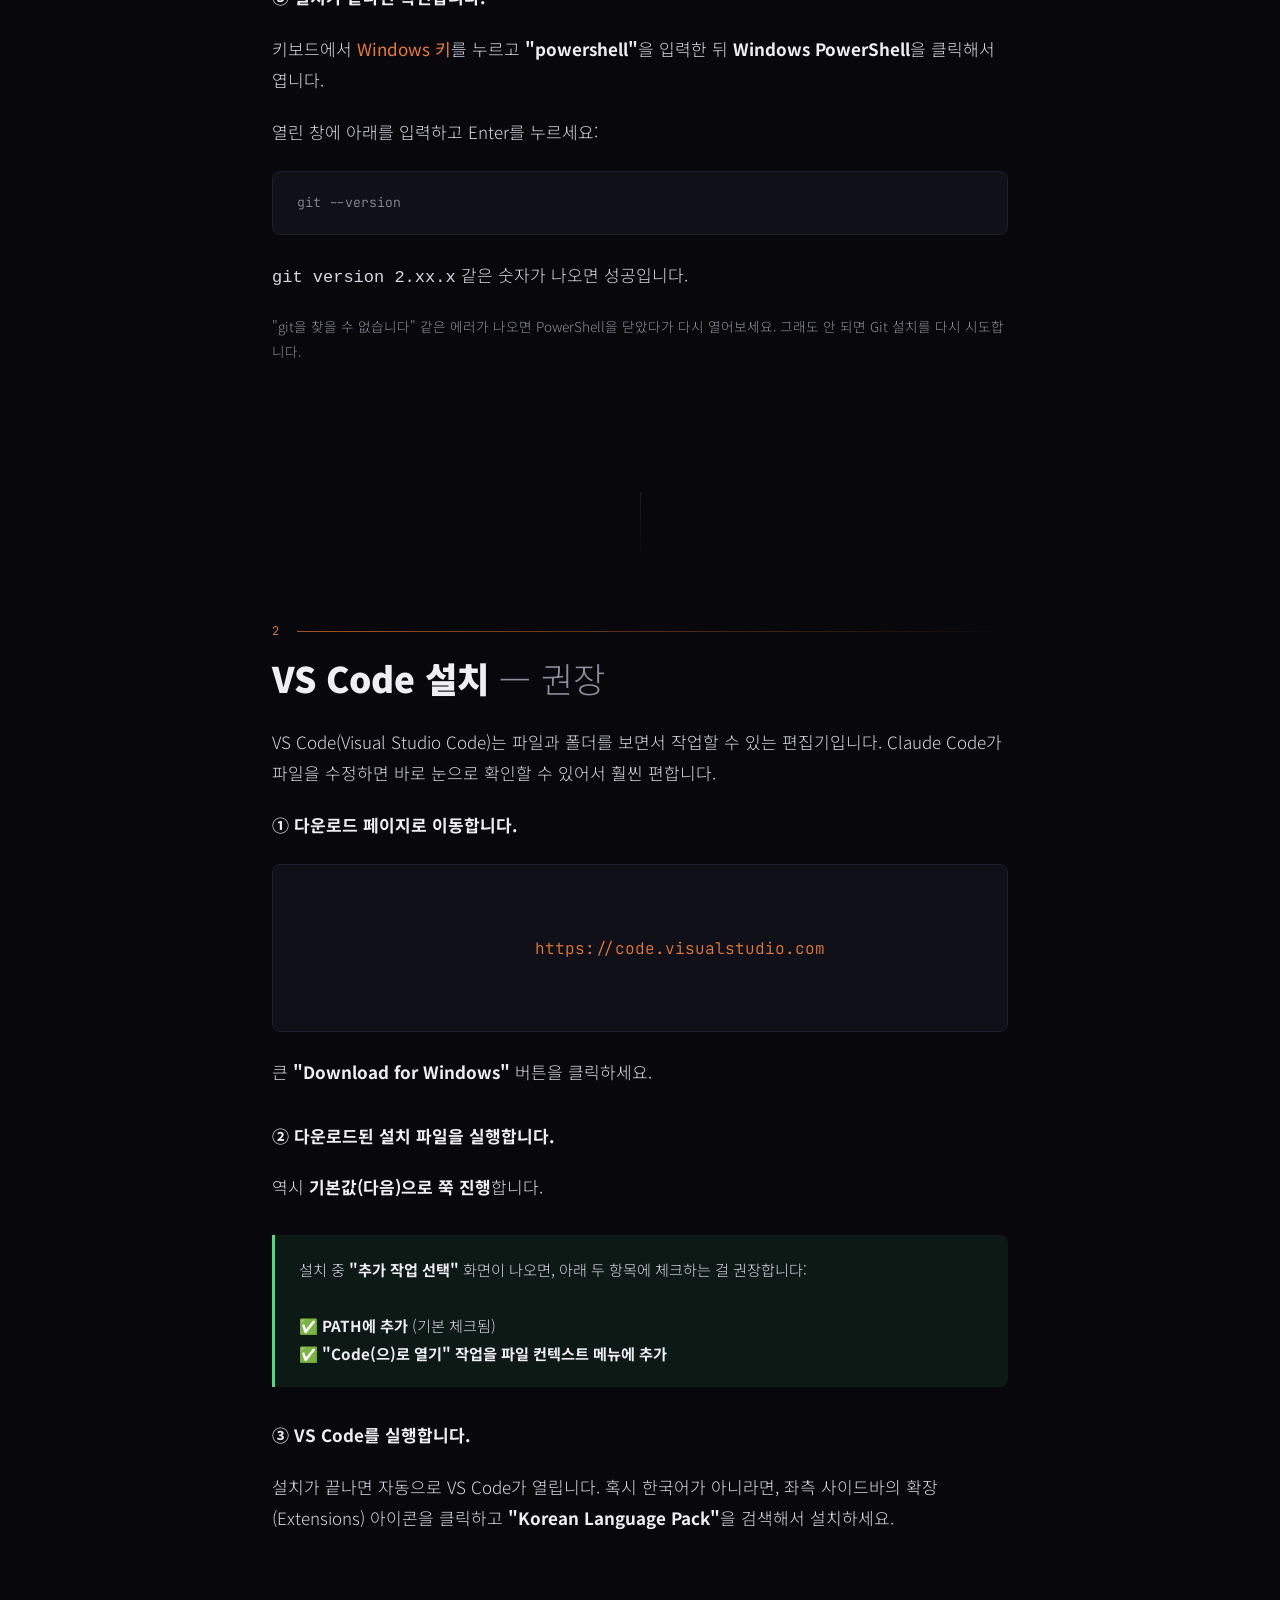
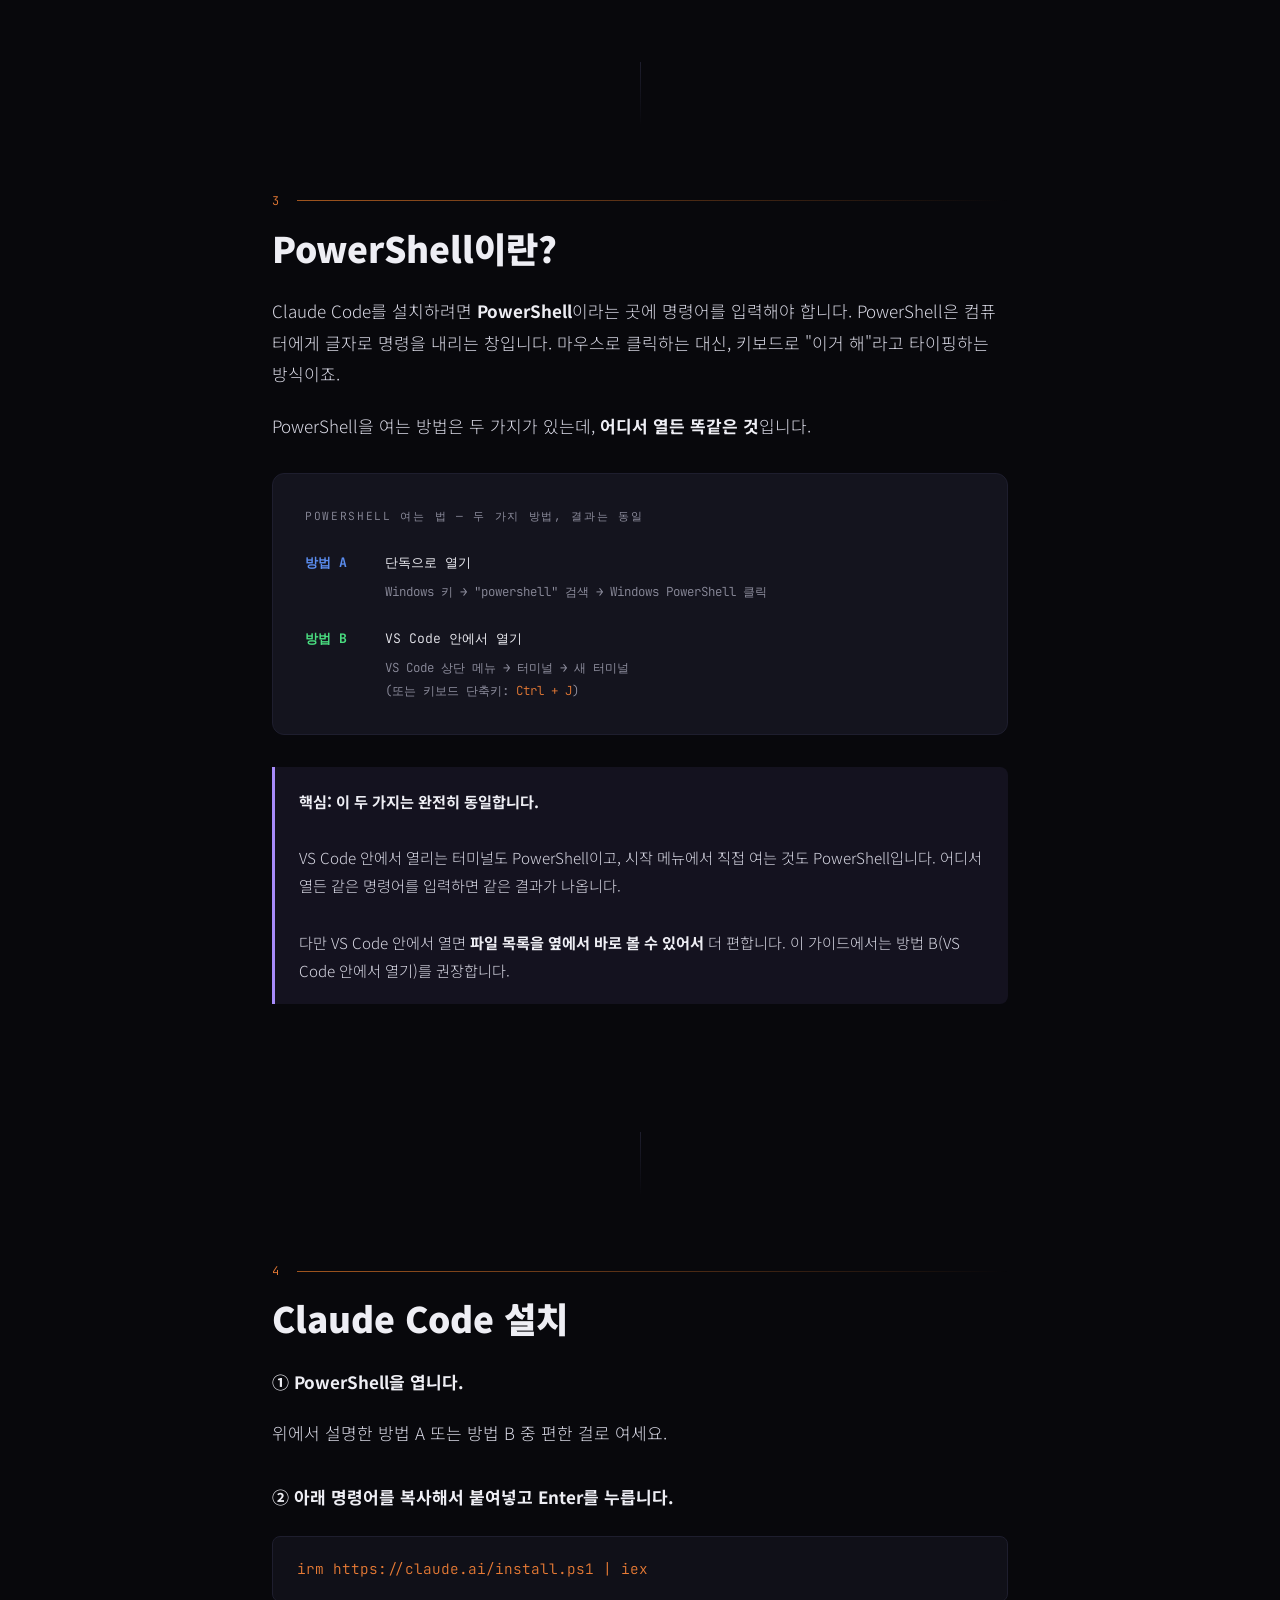
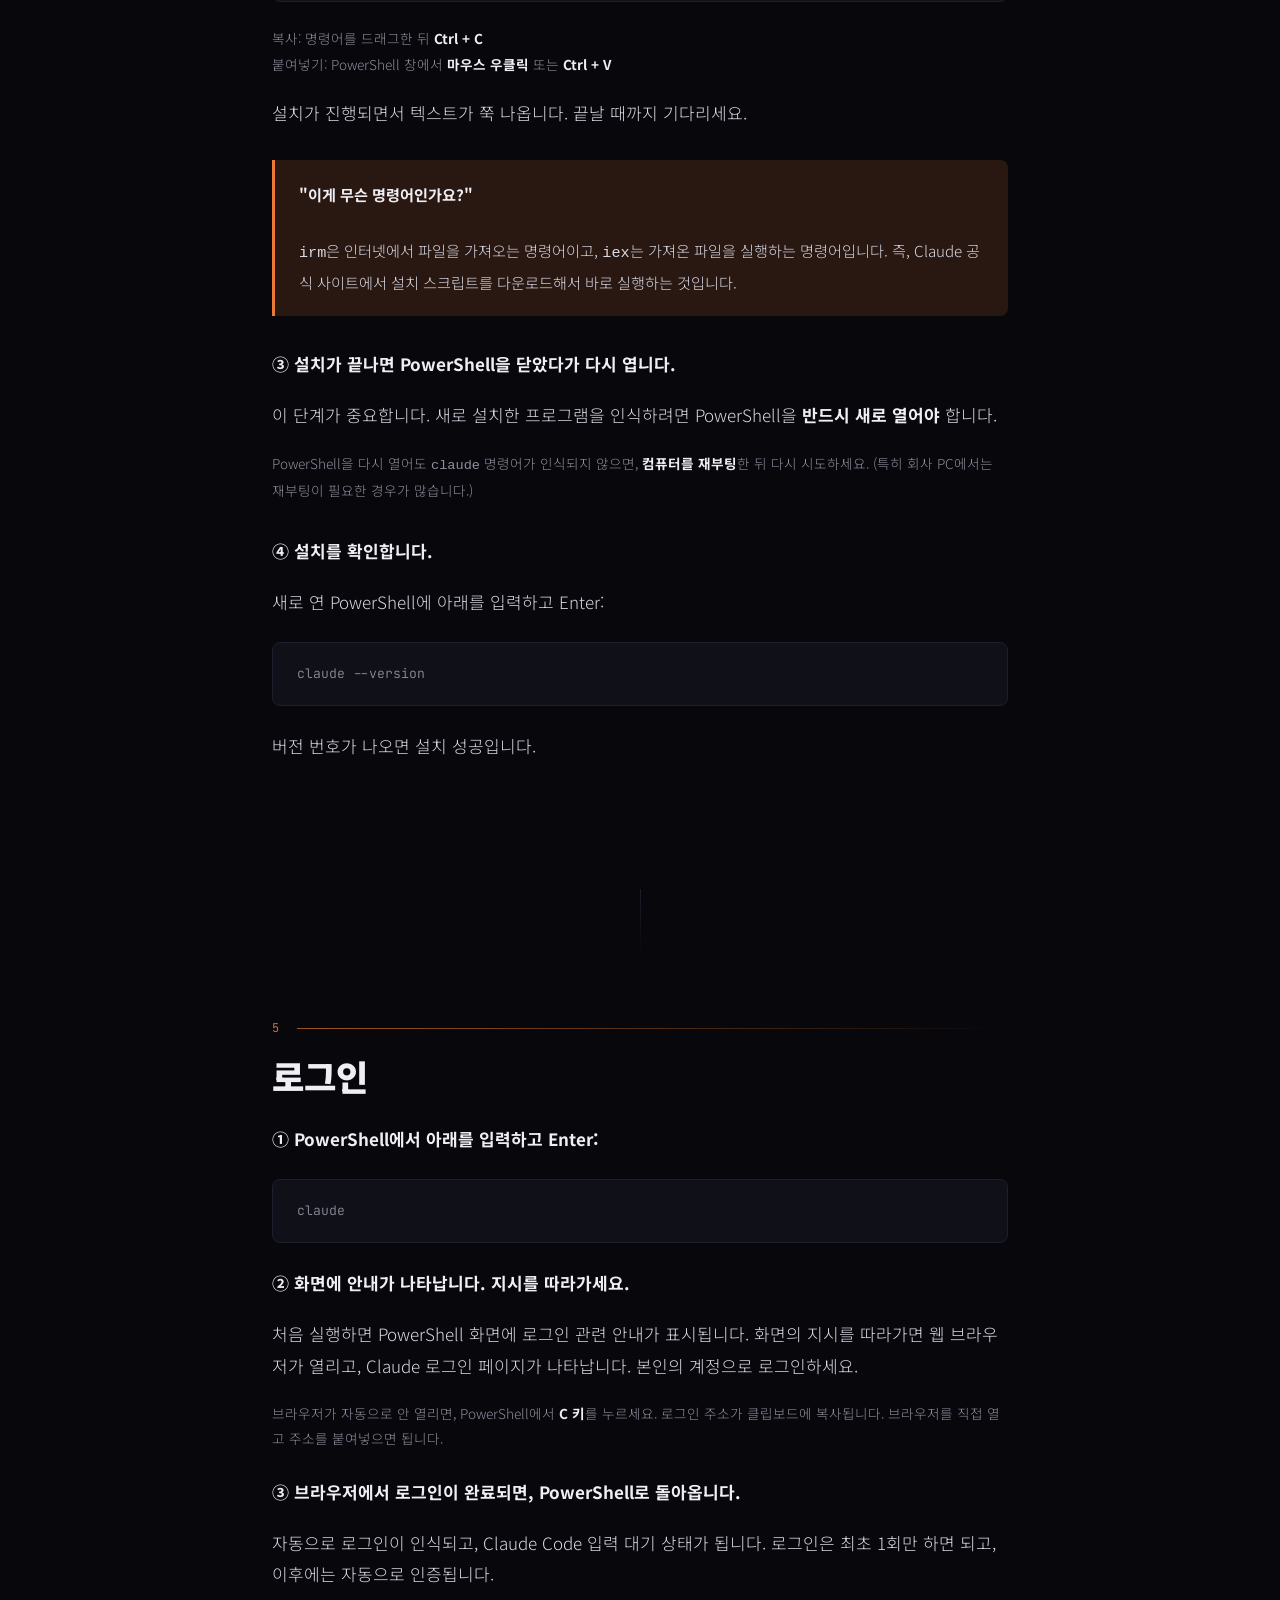
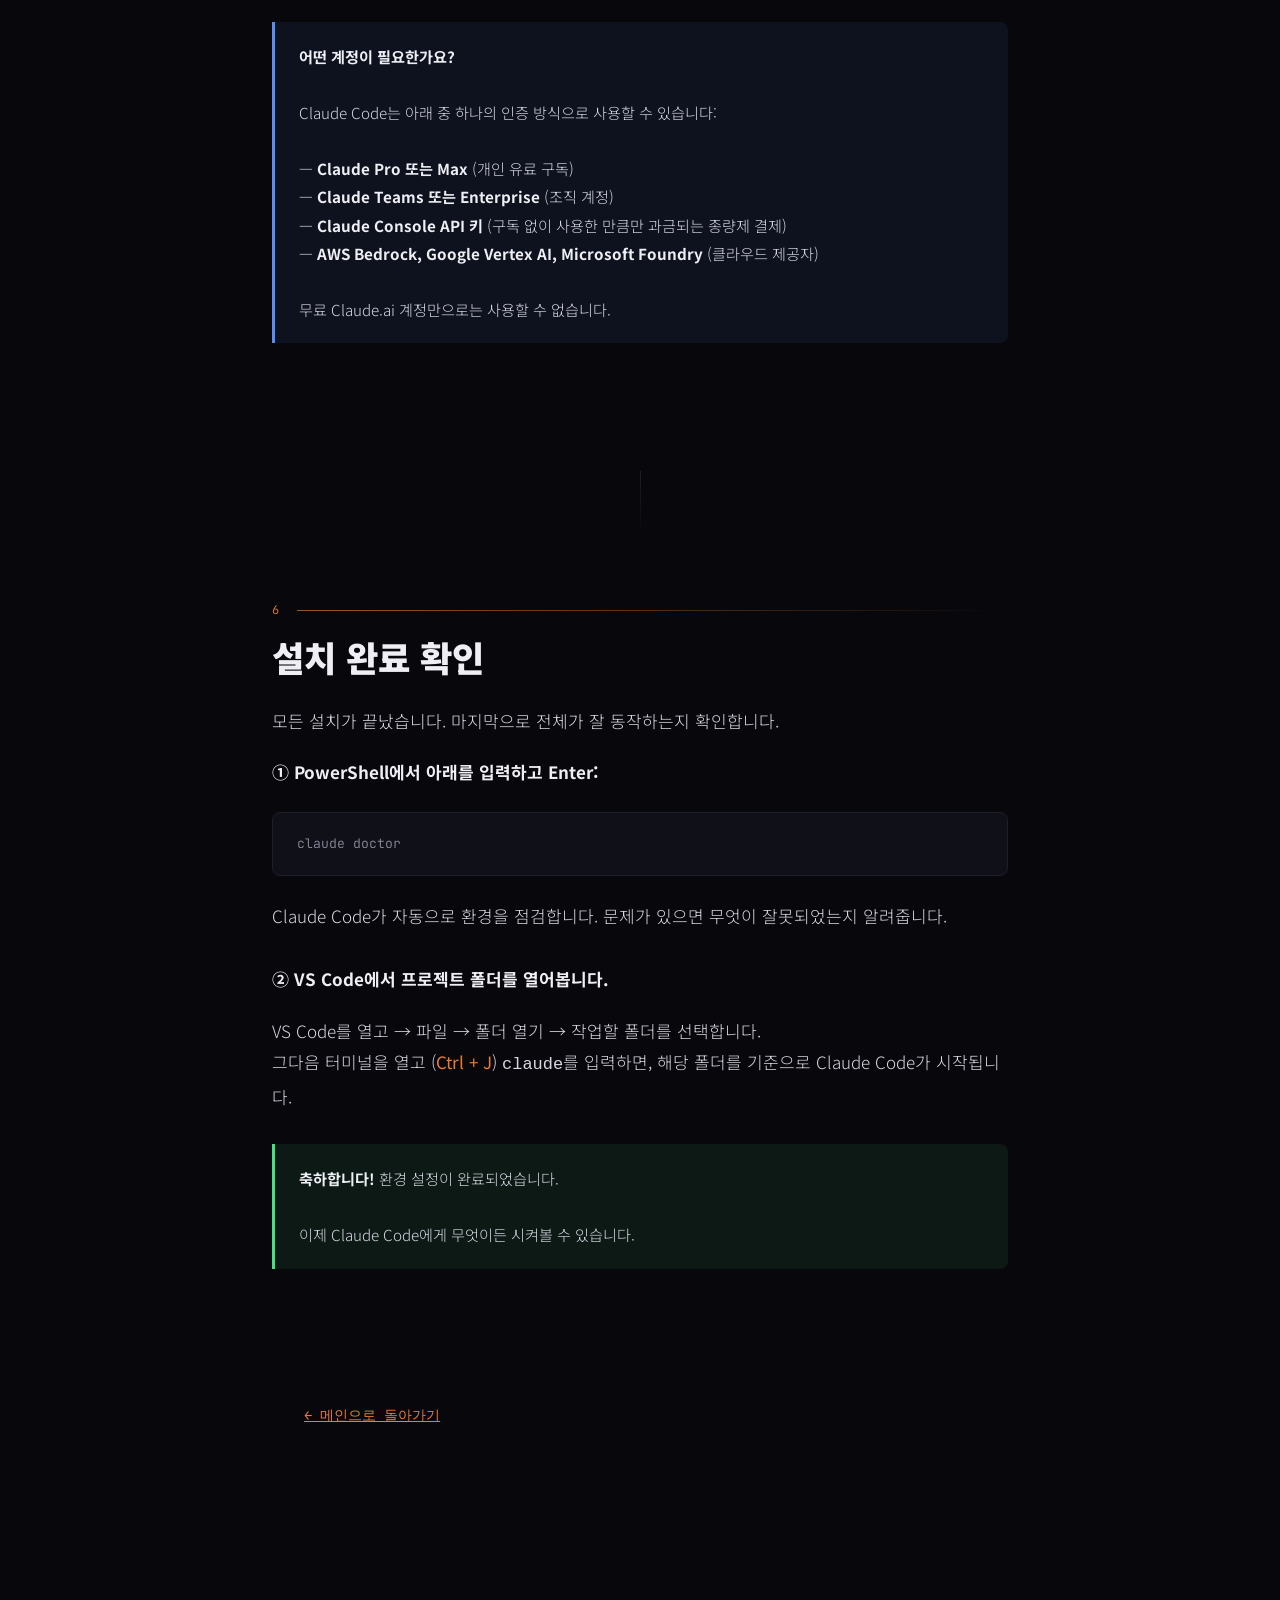
<file: setup/index.html>
<!DOCTYPE html>
<html lang="ko">
<head>
<meta charset="UTF-8">
<meta name="viewport" content="width=device-width, initial-scale=1.0">
<title>Windows 환경 셋업 가이드 — Claude Code Onboarding</title>
<link rel="preconnect" href="https://fonts.googleapis.com">
<link href="https://fonts.googleapis.com/css2?family=Noto+Sans+KR:wght@300;400;700;900&family=JetBrains+Mono:wght@400;700&family=Playfair+Display:wght@700;900&display=swap" rel="stylesheet">
<link rel="stylesheet" href="../assets/css/style.css">
</head>
<body class="has-nav">

<!-- ════════════════════════ SITE NAV ════════════════════════ -->
<nav class="site-nav">
  <a class="site-nav-home" href="../">Claude Code Onboarding</a>
  <div class="site-nav-links">
    <a class="site-nav-link" href="../basics/">동작 원리</a>
    <a class="site-nav-link active" href="../setup/">셋업 가이드</a>
    <a class="site-nav-link" href="../skills/">스킬 제작</a>
    <a class="site-nav-link" href="../integration/">외부 연결</a>
  </div>
  <button class="site-nav-burger" onclick="this.classList.toggle('open');document.getElementById('navDrop').classList.toggle('open')">
    <span></span><span></span><span></span>
  </button>
</nav>
<div class="site-nav-dropdown" id="navDrop">
  <a class="site-nav-link" href="../basics/">동작 원리</a>
  <a class="site-nav-link active" href="../setup/">셋업 가이드</a>
  <a class="site-nav-link" href="../skills/">스킬 제작</a>
  <a class="site-nav-link" href="../integration/">외부 연결</a>
</div>

<!-- ════════════════════════ HERO ════════════════════════ -->
<header class="hero">
  <svg width="80" height="56" viewBox="0 0 80 56" fill="none" style="margin-bottom: 1.5rem; position: relative; z-index: 1; opacity: 0; animation: fadeUp 0.8s ease forwards 0.1s;">
    <rect x="16" y="0" width="48" height="24" rx="8" fill="#D77757"/>
    <rect x="8" y="12" width="64" height="20" rx="8" fill="#D77757"/>
    <rect x="24" y="8" width="8" height="10" rx="4" fill="#08080c"/>
    <rect x="48" y="8" width="8" height="10" rx="4" fill="#08080c"/>
    <rect x="20" y="38" width="10" height="10" rx="5" fill="#D77757"/>
    <rect x="50" y="38" width="10" height="10" rx="5" fill="#D77757"/>
  </svg>
  <div class="hero-label">Claude Code Onboarding — 02</div>
  <h1>Windows 환경<br><span class="accent">셋업 가이드</span></h1>
  <p class="hero-sub">Git, VS Code, Claude Code — 하나씩 따라하면 끝</p>
  <div class="scroll-hint"><span></span></div>
</header>

<!-- ════════════════════════ SCROLL TO TOP ════════════════════════ -->
<a class="scroll-top" id="scrollTop" href="#">
  <span class="arrow"></span>
  <span class="label">TOP</span>
</a>

<!-- ════════════════════════ TOC ════════════════════════ -->
<nav class="toc">
  <a class="toc-item" href="#s0"><span class="toc-num">0</span><span class="toc-label">시작하기 전에</span></a>
  <a class="toc-item" href="#s1"><span class="toc-num">1</span><span class="toc-label">Git 설치</span></a>
  <a class="toc-item" href="#s2"><span class="toc-num">2</span><span class="toc-label">VS Code 설치 (권장)</span></a>
  <a class="toc-item" href="#s3"><span class="toc-num">3</span><span class="toc-label">PowerShell이란?</span></a>
  <a class="toc-item" href="#s4"><span class="toc-num">4</span><span class="toc-label">Claude Code 설치</span></a>
  <a class="toc-item" href="#s5"><span class="toc-num">5</span><span class="toc-label">로그인</span></a>
  <a class="toc-item" href="#s6"><span class="toc-num">6</span><span class="toc-label">설치 완료 확인</span></a>
</nav>

<!-- ════════════════════════ CONTENT ════════════════════════ -->
<main class="content">

  <!-- ────── 0. 시작하기 전에 ────── -->
  <article class="section" id="s0">
    <div class="section-number">0</div>
    <h2>시작하기 전에</h2>

    <p>
      이 가이드는 Windows 컴퓨터에 <strong>Claude Code</strong>를 설치하는 과정을 안내합니다.
      프로그래밍 경험이 전혀 없어도 괜찮습니다. 화면에 보이는 대로 따라하면 됩니다.
    </p>

    <div class="diagram">
      <div class="diagram-title">설치할 것 3가지</div>
      <div class="flow">
        <div class="flow-node input">Git</div>
        <div class="flow-arrow">→</div>
        <div class="flow-node tool">VS Code</div>
        <div class="flow-arrow">→</div>
        <div class="flow-node model">Claude Code</div>
      </div>
      <div style="text-align: center; margin-top: 1rem; font-family: var(--font-mono); font-size: 0.75rem; color: var(--text-dim);">
        순서대로 설치합니다. 약 20~30분 소요.
      </div>
    </div>

    <p><strong>필요한 것:</strong></p>
    <p>
      — Windows 10 이상<br>
      — 인터넷 연결<br>
      — Claude 계정 (Pro, Max, Team, 또는 Enterprise)
    </p>

    <div class="callout">
      <p>
        각 프로그램이 왜 필요한지 간단히 설명하면:<br><br>
        <strong>Git</strong> — Claude Code가 내부적으로 사용하는 필수 부품입니다. 직접 쓸 일은 없지만 없으면 안 됩니다.<br>
        <strong>VS Code</strong> — 파일과 폴더를 보면서 작업할 수 있는 편집기입니다. 필수는 아니지만 강력 권장합니다.<br>
        <strong>Claude Code</strong> — 오늘의 주인공. AI가 여러분의 컴퓨터에서 직접 코드를 읽고 쓰고 실행합니다.
      </p>
    </div>
  </article>

  <div class="section-divider"></div>

  <!-- ────── 1. Git 설치 ────── -->
  <article class="section" id="s1">
    <div class="section-number">1</div>
    <h2>Git 설치</h2>

    <p>
      <strong>① 다운로드 페이지로 이동합니다.</strong>
    </p>
    <p>
      아래 링크를 클릭하세요.
    </p>
    <div class="code-block" style="text-align: center;">
      <a href="https://git-scm.com/downloads/win" target="_blank" rel="noopener" style="color: var(--accent); text-decoration: none; font-size: 1rem;">
        https://git-scm.com/downloads/win
      </a>
    </div>
    <p>
      페이지가 열리면 상단에 <strong>"Click here to download"</strong> 링크가 보입니다.
      클릭하면 다운로드가 시작됩니다.
    </p>

    <p style="margin-top: 2rem;">
      <strong>② 다운로드된 설치 파일을 실행합니다.</strong>
    </p>
    <p>
      설치 과정에서 여러 화면이 나옵니다. <strong>전부 기본값(Next)으로 진행</strong>하면 됩니다.
      바꿀 것 없이 계속 <span class="highlight">Next → Next → Next → Install</span> 입니다.
    </p>

    <div class="callout" style="border-left-color: var(--green); background: rgba(74,222,128,0.08);">
      <p>
        혹시 설치 중에 <strong>"Adjusting your PATH environment"</strong> 화면이 보이면,
        <strong>"Git from the command line and also from 3rd-party software"</strong>가
        선택되어 있는지만 확인하세요. 기본값이 이거라 보통 이미 선택되어 있습니다.
      </p>
    </div>

    <p style="margin-top: 2rem;">
      <strong>③ 설치가 끝나면 확인합니다.</strong>
    </p>
    <p>
      키보드에서 <span class="highlight">Windows 키</span>를 누르고 <strong>"powershell"</strong>을 입력한 뒤
      <strong>Windows PowerShell</strong>을 클릭해서 엽니다.
    </p>
    <p>열린 창에 아래를 입력하고 Enter를 누르세요:</p>
    <div class="code-block">git --version</div>
    <p>
      <code>git version 2.xx.x</code> 같은 숫자가 나오면 성공입니다.
    </p>
    <p style="font-size: 0.85rem; color: var(--text-dim);">
      "git을 찾을 수 없습니다" 같은 에러가 나오면 PowerShell을 닫았다가 다시 열어보세요.
      그래도 안 되면 Git 설치를 다시 시도합니다.
    </p>
  </article>

  <div class="section-divider"></div>

  <!-- ────── 2. VS Code 설치 ────── -->
  <article class="section" id="s2">
    <div class="section-number">2</div>
    <h2>VS Code 설치 <span class="dim">— 권장</span></h2>

    <p>
      VS Code(Visual Studio Code)는 파일과 폴더를 보면서 작업할 수 있는 편집기입니다.
      Claude Code가 파일을 수정하면 바로 눈으로 확인할 수 있어서 훨씬 편합니다.
    </p>

    <p>
      <strong>① 다운로드 페이지로 이동합니다.</strong>
    </p>
    <div class="code-block" style="text-align: center;">
      <a href="https://code.visualstudio.com/" target="_blank" rel="noopener" style="color: var(--accent); text-decoration: none; font-size: 1rem;">
        https://code.visualstudio.com
      </a>
    </div>
    <p>
      큰 <strong>"Download for Windows"</strong> 버튼을 클릭하세요.
    </p>

    <p style="margin-top: 2rem;">
      <strong>② 다운로드된 설치 파일을 실행합니다.</strong>
    </p>
    <p>
      역시 <strong>기본값(다음)으로 쭉 진행</strong>합니다.
    </p>
    <div class="callout" style="border-left-color: var(--green); background: rgba(74,222,128,0.08);">
      <p>
        설치 중 <strong>"추가 작업 선택"</strong> 화면이 나오면,
        아래 두 항목에 체크하는 걸 권장합니다:<br><br>
        ✅ <strong>PATH에 추가</strong> (기본 체크됨)<br>
        ✅ <strong>"Code(으)로 열기" 작업을 파일 컨텍스트 메뉴에 추가</strong>
      </p>
    </div>

    <p style="margin-top: 2rem;">
      <strong>③ VS Code를 실행합니다.</strong>
    </p>
    <p>
      설치가 끝나면 자동으로 VS Code가 열립니다.
      혹시 한국어가 아니라면, 좌측 사이드바의 확장(Extensions) 아이콘을 클릭하고
      <strong>"Korean Language Pack"</strong>을 검색해서 설치하세요.
    </p>
  </article>

  <div class="section-divider"></div>

  <!-- ────── 3. PowerShell이란? ────── -->
  <article class="section" id="s3">
    <div class="section-number">3</div>
    <h2>PowerShell이란?</h2>

    <p>
      Claude Code를 설치하려면 <strong>PowerShell</strong>이라는 곳에 명령어를 입력해야 합니다.
      PowerShell은 컴퓨터에게 글자로 명령을 내리는 창입니다.
      마우스로 클릭하는 대신, 키보드로 "이거 해"라고 타이핑하는 방식이죠.
    </p>

    <p>
      PowerShell을 여는 방법은 두 가지가 있는데, <strong>어디서 열든 똑같은 것</strong>입니다.
    </p>

    <div class="diagram">
      <div class="diagram-title">PowerShell 여는 법 — 두 가지 방법, 결과는 동일</div>
      <div style="display: flex; flex-direction: column; gap: 1.5rem; font-family: var(--font-mono); font-size: 0.82rem;">
        <div style="display: flex; align-items: flex-start; gap: 1rem;">
          <div style="min-width: 4rem; color: var(--blue); font-weight: 700;">방법 A</div>
          <div>
            <div style="color: var(--text-bright); margin-bottom: 0.3rem;">단독으로 열기</div>
            <div style="color: var(--text-dim); font-size: 0.78rem;">
              Windows 키 → "powershell" 검색 → Windows PowerShell 클릭
            </div>
          </div>
        </div>
        <div style="display: flex; align-items: flex-start; gap: 1rem;">
          <div style="min-width: 4rem; color: var(--green); font-weight: 700;">방법 B</div>
          <div>
            <div style="color: var(--text-bright); margin-bottom: 0.3rem;">VS Code 안에서 열기</div>
            <div style="color: var(--text-dim); font-size: 0.78rem;">
              VS Code 상단 메뉴 → 터미널 → 새 터미널<br>
              (또는 키보드 단축키: <span style="color: var(--accent);">Ctrl + J</span>)
            </div>
          </div>
        </div>
      </div>
    </div>

    <div class="callout" style="border-left-color: var(--purple); background: rgba(167,139,250,0.08);">
      <p>
        <strong>핵심: 이 두 가지는 완전히 동일합니다.</strong><br><br>
        VS Code 안에서 열리는 터미널도 PowerShell이고,
        시작 메뉴에서 직접 여는 것도 PowerShell입니다.
        어디서 열든 같은 명령어를 입력하면 같은 결과가 나옵니다.<br><br>
        다만 VS Code 안에서 열면 <strong>파일 목록을 옆에서 바로 볼 수 있어서</strong> 더 편합니다.
        이 가이드에서는 방법 B(VS Code 안에서 열기)를 권장합니다.
      </p>
    </div>
  </article>

  <div class="section-divider"></div>

  <!-- ────── 4. Claude Code 설치 ────── -->
  <article class="section" id="s4">
    <div class="section-number">4</div>
    <h2>Claude Code 설치</h2>

    <p>
      <strong>① PowerShell을 엽니다.</strong>
    </p>
    <p>
      위에서 설명한 방법 A 또는 방법 B 중 편한 걸로 여세요.
    </p>

    <p style="margin-top: 2rem;">
      <strong>② 아래 명령어를 복사해서 붙여넣고 Enter를 누릅니다.</strong>
    </p>

    <div class="code-block" style="font-size: 0.9rem; color: var(--accent);">irm https://claude.ai/install.ps1 | iex</div>

    <p style="font-size: 0.85rem; color: var(--text-dim);">
      복사: 명령어를 드래그한 뒤 <strong>Ctrl + C</strong><br>
      붙여넣기: PowerShell 창에서 <strong>마우스 우클릭</strong> 또는 <strong>Ctrl + V</strong>
    </p>

    <p style="margin-top: 1rem;">
      설치가 진행되면서 텍스트가 쭉 나옵니다. 끝날 때까지 기다리세요.
    </p>

    <div class="callout">
      <p>
        <strong>"이게 무슨 명령어인가요?"</strong><br><br>
        <code>irm</code>은 인터넷에서 파일을 가져오는 명령어이고,
        <code>iex</code>는 가져온 파일을 실행하는 명령어입니다.
        즉, Claude 공식 사이트에서 설치 스크립트를 다운로드해서 바로 실행하는 것입니다.
      </p>
    </div>

    <p style="margin-top: 2rem;">
      <strong>③ 설치가 끝나면 PowerShell을 닫았다가 다시 엽니다.</strong>
    </p>
    <p>
      이 단계가 중요합니다. 새로 설치한 프로그램을 인식하려면
      PowerShell을 <strong>반드시 새로 열어야</strong> 합니다.
    </p>
    <p style="font-size: 0.85rem; color: var(--text-dim);">
      PowerShell을 다시 열어도 <code>claude</code> 명령어가 인식되지 않으면,
      <strong>컴퓨터를 재부팅</strong>한 뒤 다시 시도하세요.
      (특히 회사 PC에서는 재부팅이 필요한 경우가 많습니다.)
    </p>

    <p style="margin-top: 2rem;">
      <strong>④ 설치를 확인합니다.</strong>
    </p>
    <p>새로 연 PowerShell에 아래를 입력하고 Enter:</p>
    <div class="code-block">claude --version</div>
    <p>
      버전 번호가 나오면 설치 성공입니다.
    </p>
  </article>

  <div class="section-divider"></div>

  <!-- ────── 5. 로그인 ────── -->
  <article class="section" id="s5">
    <div class="section-number">5</div>
    <h2>로그인</h2>

    <p>
      <strong>① PowerShell에서 아래를 입력하고 Enter:</strong>
    </p>
    <div class="code-block">claude</div>

    <p style="margin-top: 1.5rem;">
      <strong>② 화면에 안내가 나타납니다. 지시를 따라가세요.</strong>
    </p>
    <p>
      처음 실행하면 PowerShell 화면에 로그인 관련 안내가 표시됩니다.
      화면의 지시를 따라가면 웹 브라우저가 열리고, Claude 로그인 페이지가 나타납니다.
      본인의 계정으로 로그인하세요.
    </p>
    <p style="font-size: 0.85rem; color: var(--text-dim);">
      브라우저가 자동으로 안 열리면, PowerShell에서 <strong>C 키</strong>를 누르세요.
      로그인 주소가 클립보드에 복사됩니다. 브라우저를 직접 열고 주소를 붙여넣으면 됩니다.
    </p>

    <p style="margin-top: 1.5rem;">
      <strong>③ 브라우저에서 로그인이 완료되면, PowerShell로 돌아옵니다.</strong>
    </p>
    <p>
      자동으로 로그인이 인식되고, Claude Code 입력 대기 상태가 됩니다.
      로그인은 최초 1회만 하면 되고, 이후에는 자동으로 인증됩니다.
    </p>

    <div class="callout" style="border-left-color: var(--blue); background: rgba(91,141,239,0.08);">
      <p>
        <strong>어떤 계정이 필요한가요?</strong><br><br>
        Claude Code는 아래 중 하나의 인증 방식으로 사용할 수 있습니다:<br><br>
        — <strong>Claude Pro 또는 Max</strong> (개인 유료 구독)<br>
        — <strong>Claude Teams 또는 Enterprise</strong> (조직 계정)<br>
        — <strong>Claude Console API 키</strong> (구독 없이 사용한 만큼만 과금되는 종량제 결제)<br>
        — <strong>AWS Bedrock, Google Vertex AI, Microsoft Foundry</strong> (클라우드 제공자)<br><br>
        무료 Claude.ai 계정만으로는 사용할 수 없습니다.
      </p>
    </div>
  </article>

  <div class="section-divider"></div>

  <!-- ────── 6. 설치 완료 확인 ────── -->
  <article class="section" id="s6">
    <div class="section-number">6</div>
    <h2>설치 완료 확인</h2>

    <p>
      모든 설치가 끝났습니다. 마지막으로 전체가 잘 동작하는지 확인합니다.
    </p>

    <p>
      <strong>① PowerShell에서 아래를 입력하고 Enter:</strong>
    </p>
    <div class="code-block">claude doctor</div>
    <p>
      Claude Code가 자동으로 환경을 점검합니다. 문제가 있으면 무엇이 잘못되었는지 알려줍니다.
    </p>

    <p style="margin-top: 2rem;">
      <strong>② VS Code에서 프로젝트 폴더를 열어봅니다.</strong>
    </p>
    <p>
      VS Code를 열고 → 파일 → 폴더 열기 → 작업할 폴더를 선택합니다.<br>
      그다음 터미널을 열고 (<span class="highlight">Ctrl + J</span>) <code>claude</code>를 입력하면,
      해당 폴더를 기준으로 Claude Code가 시작됩니다.
    </p>

    <div class="callout" style="border-left-color: var(--green); background: rgba(74,222,128,0.08);">
      <p>
        <strong>축하합니다!</strong> 환경 설정이 완료되었습니다.<br><br>
        이제 Claude Code에게 무엇이든 시켜볼 수 있습니다.
      </p>
    </div>
  </article>

  <div style="max-width: 800px; margin: 0 auto; padding: 0 2rem 4rem;">
    <a href="../" style="color: var(--accent); font-family: var(--font-mono); font-size: 0.85rem;">← 메인으로 돌아가기</a>
  </div>

</main>

<!-- ════════════════════════ Scroll reveal ════════════════════════ -->
<script src="../assets/js/main.js"></script>

</body>
</html>
</file>
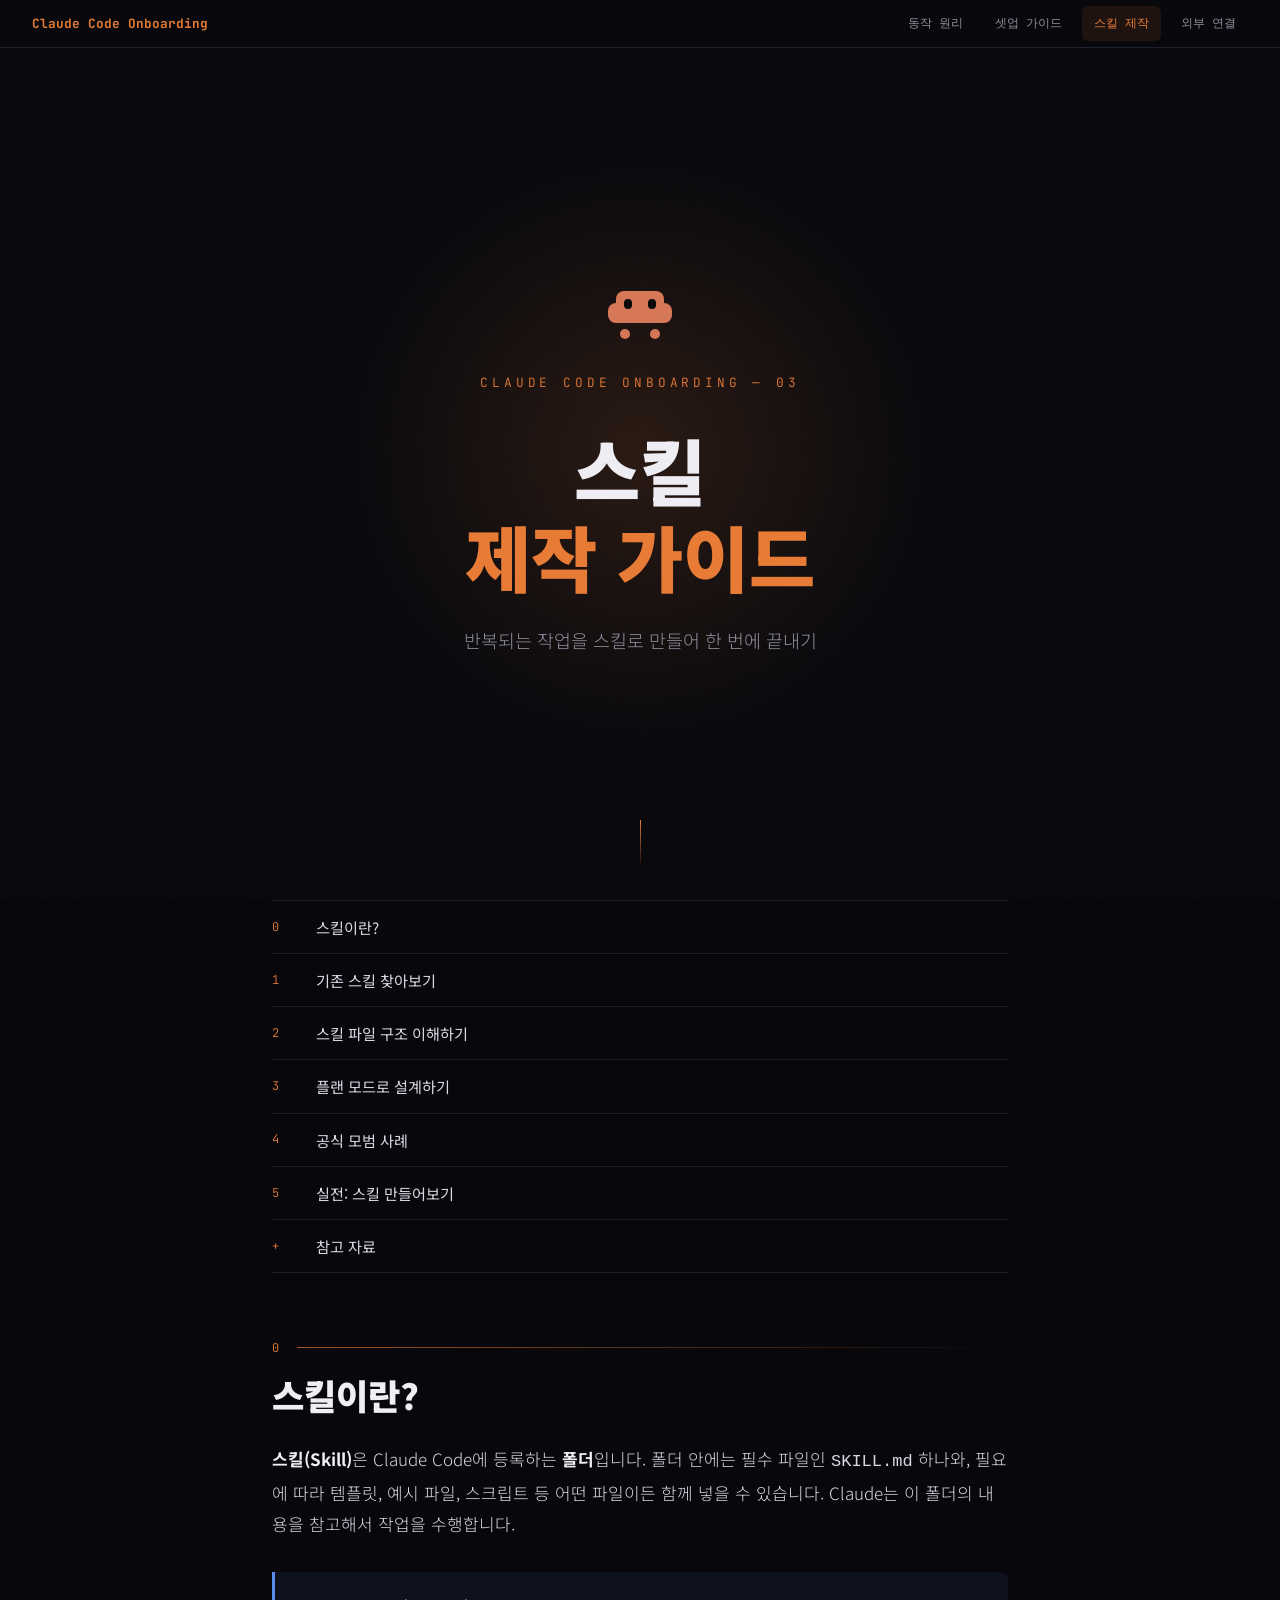
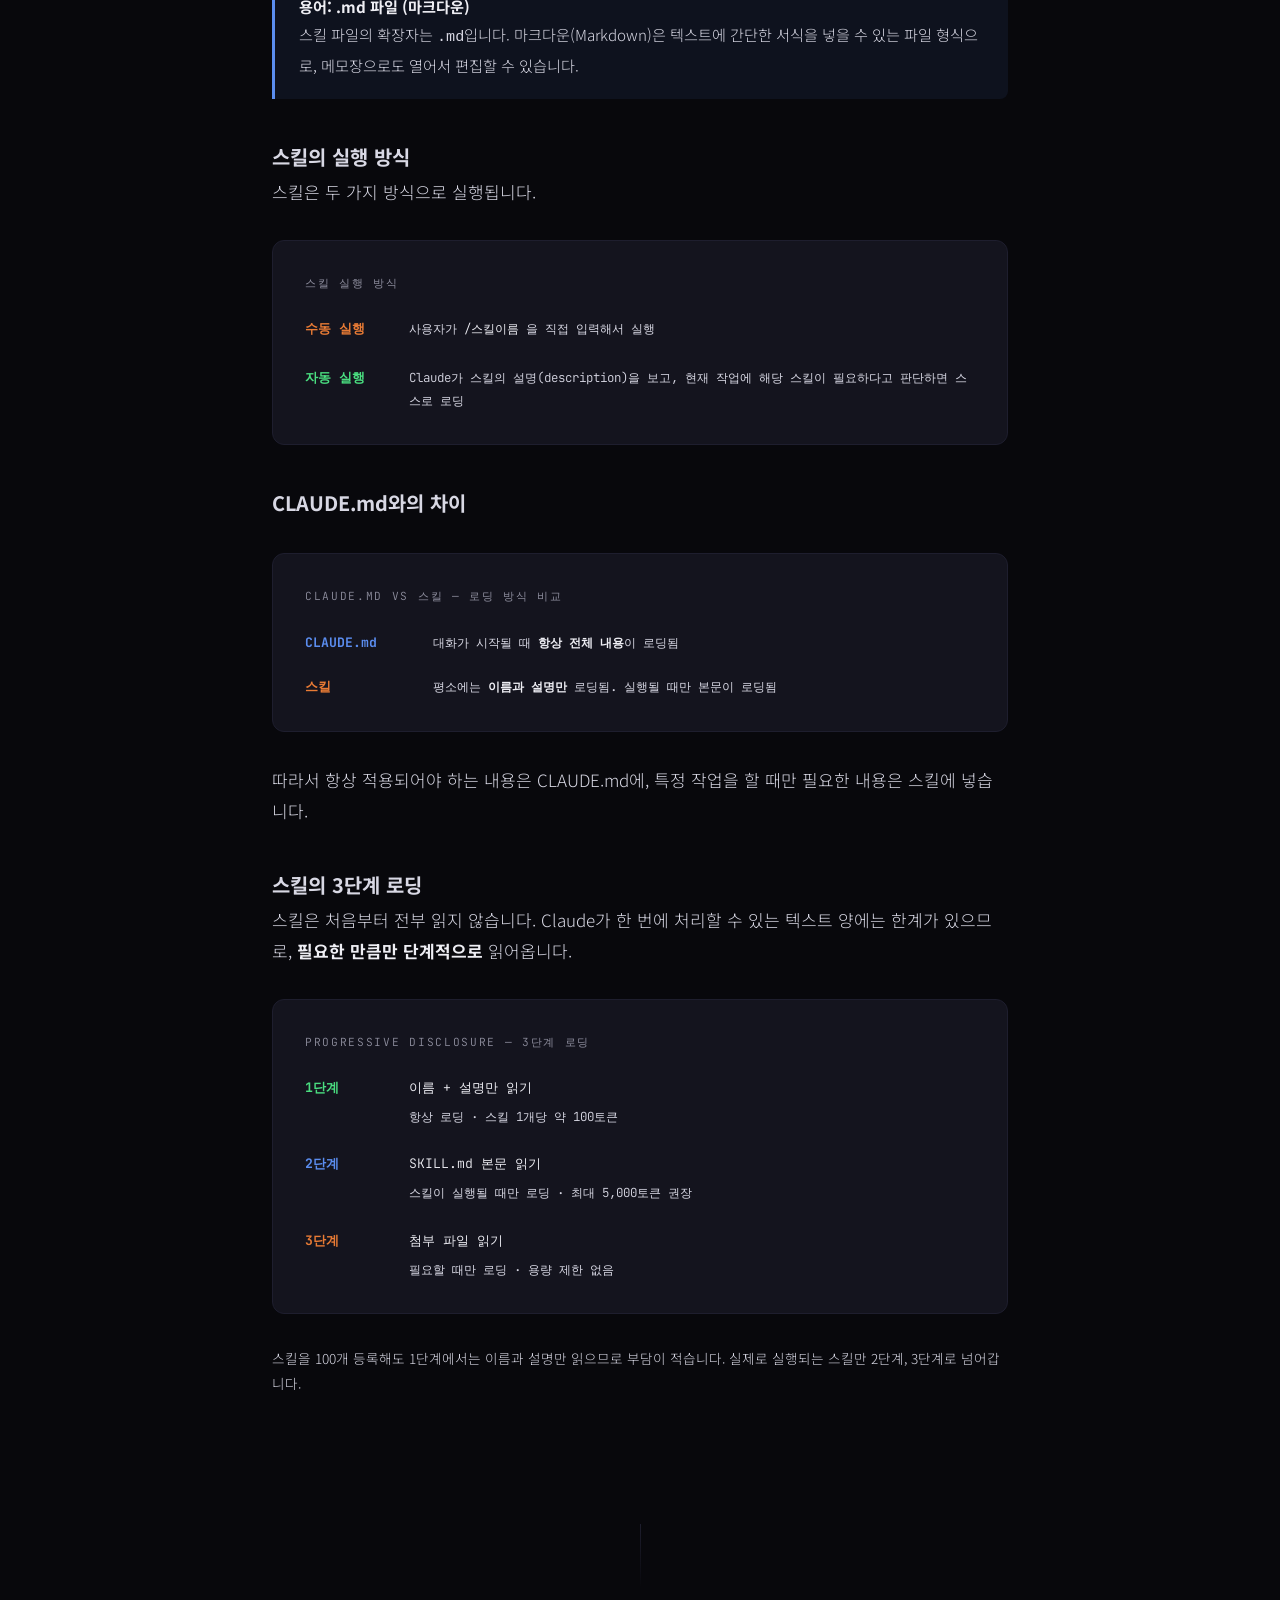
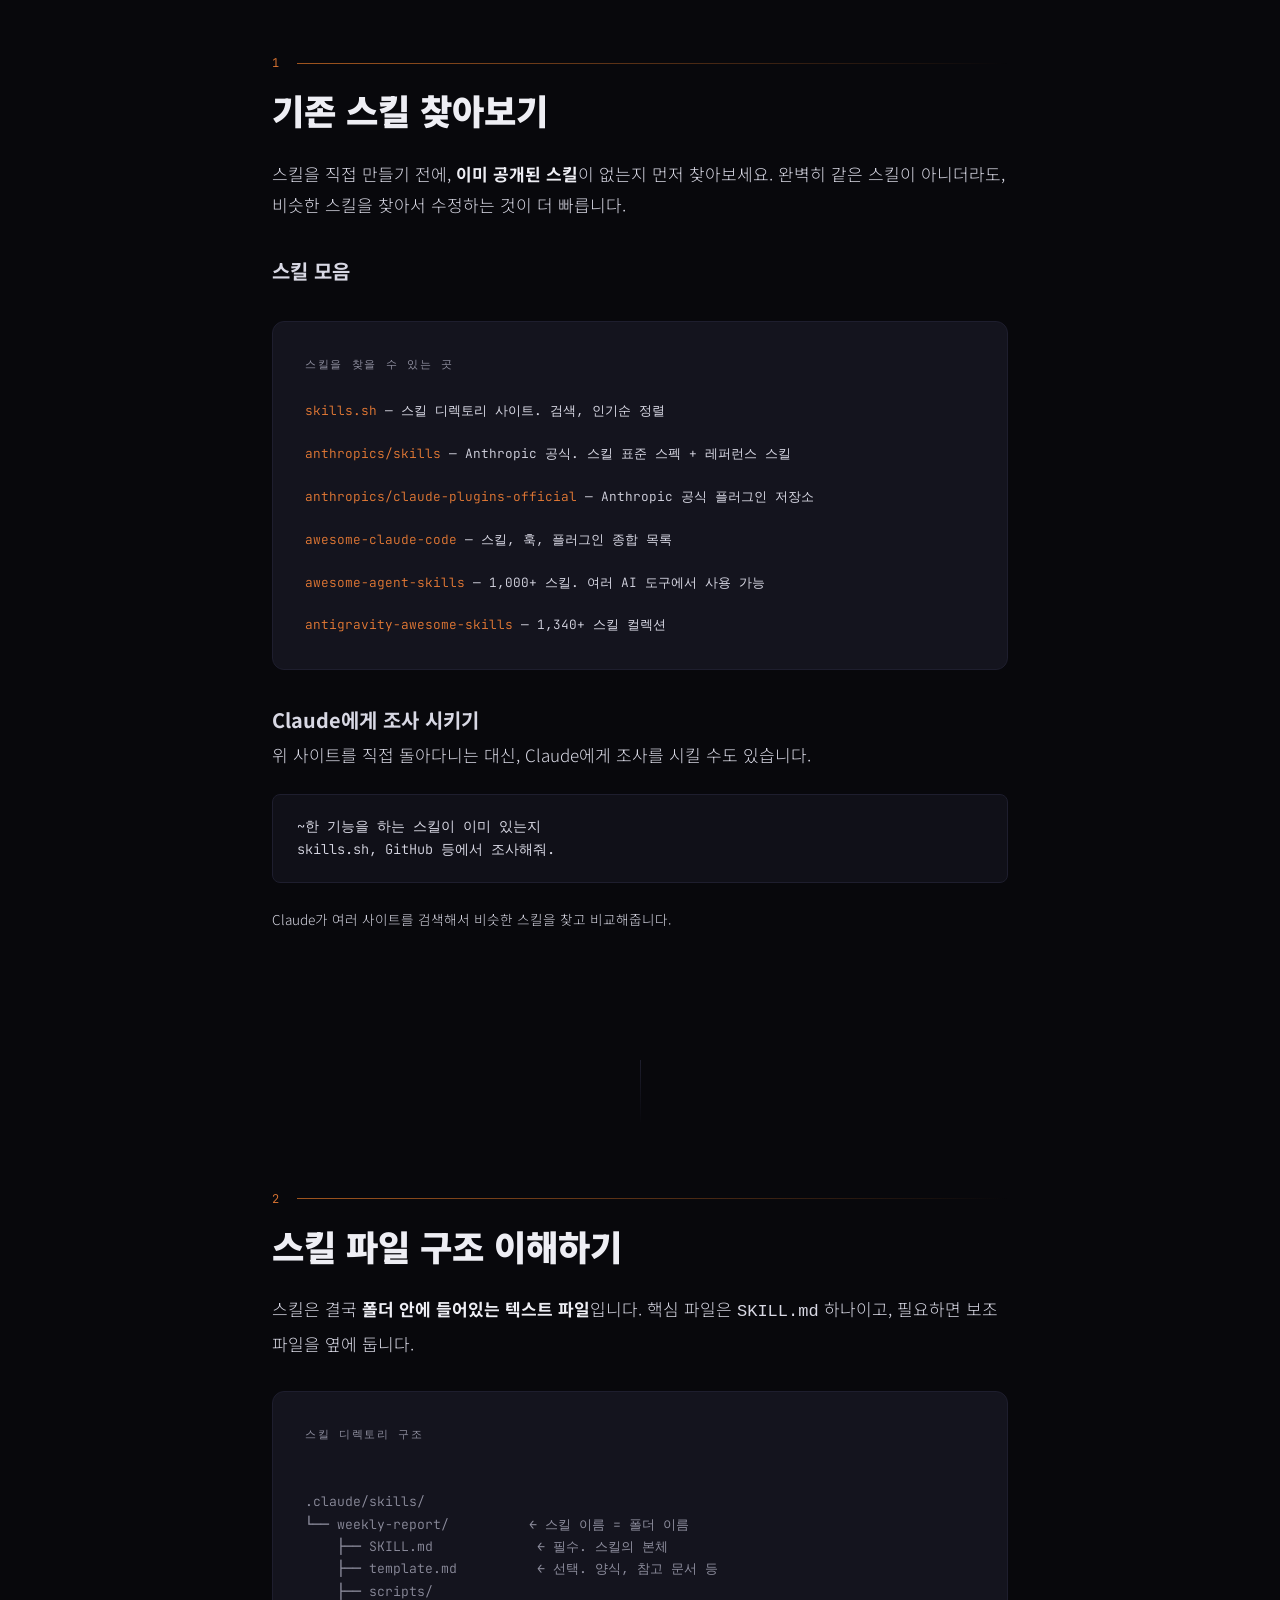
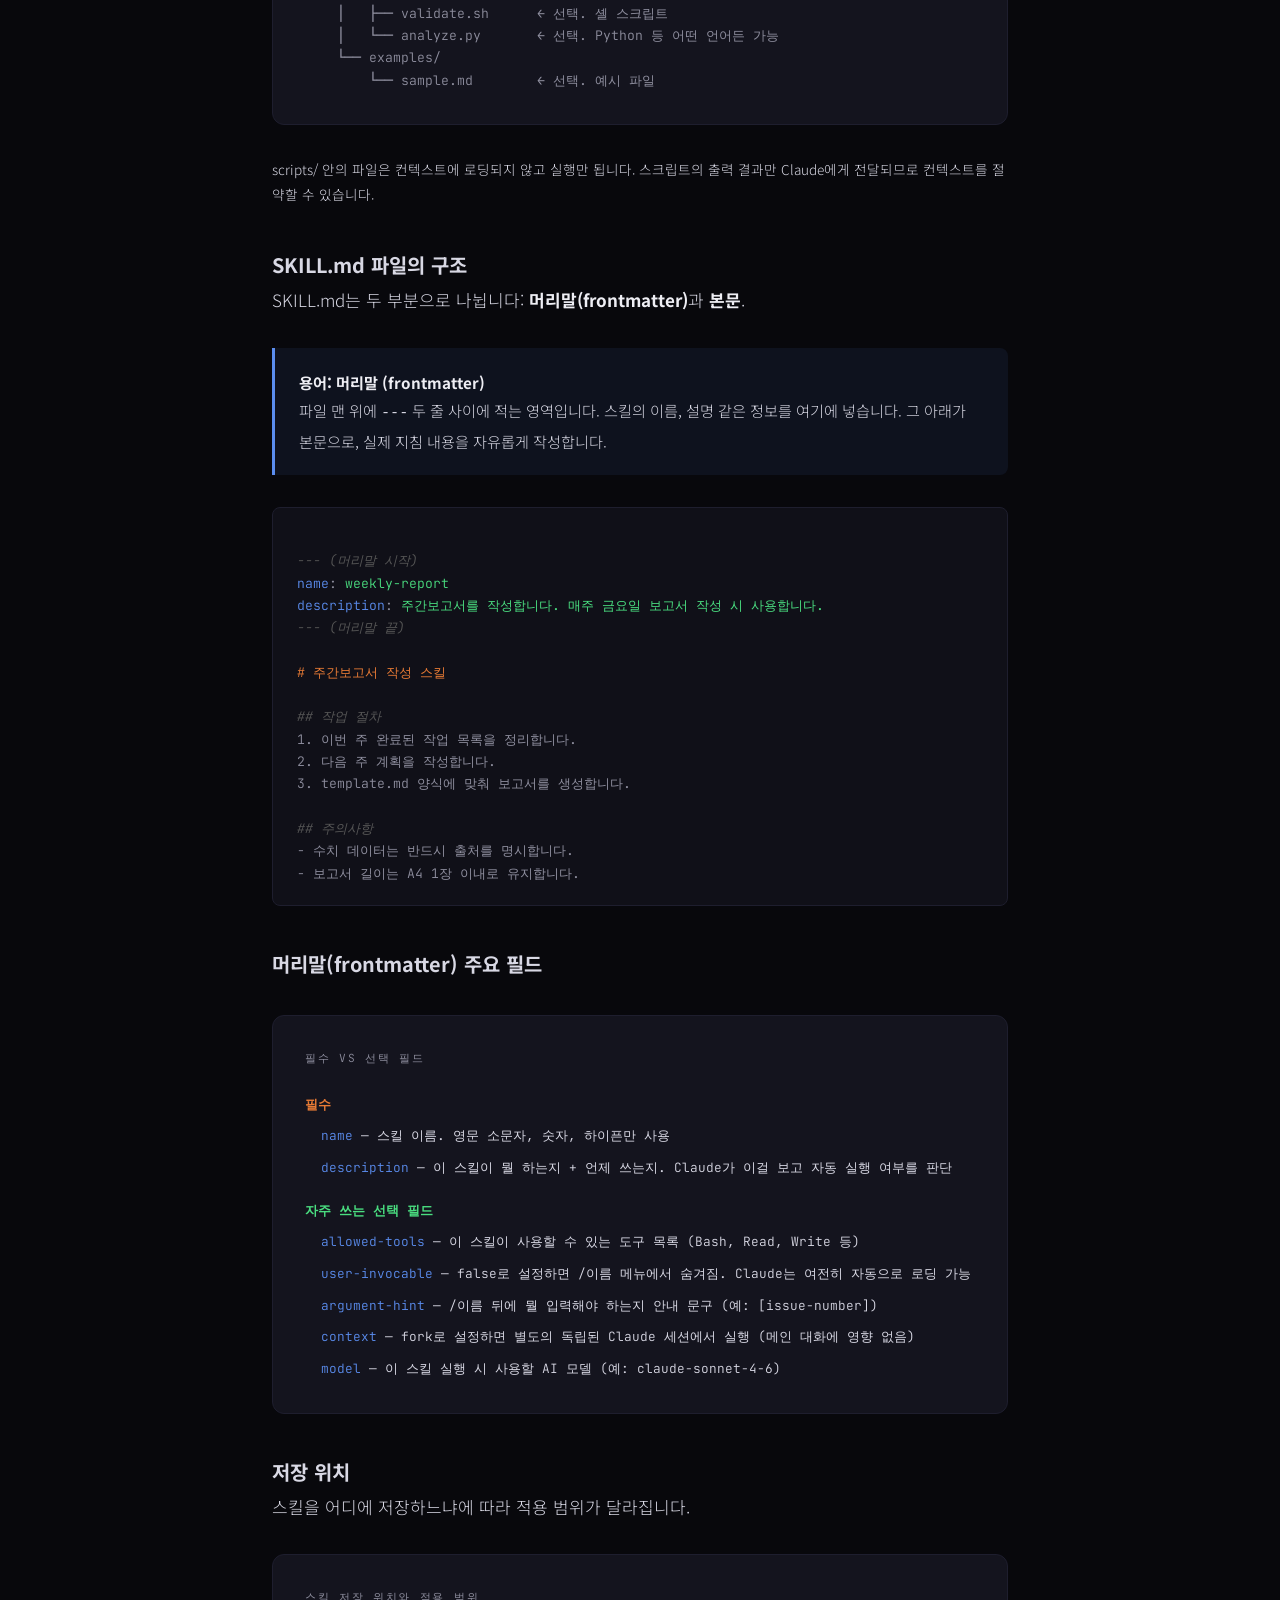
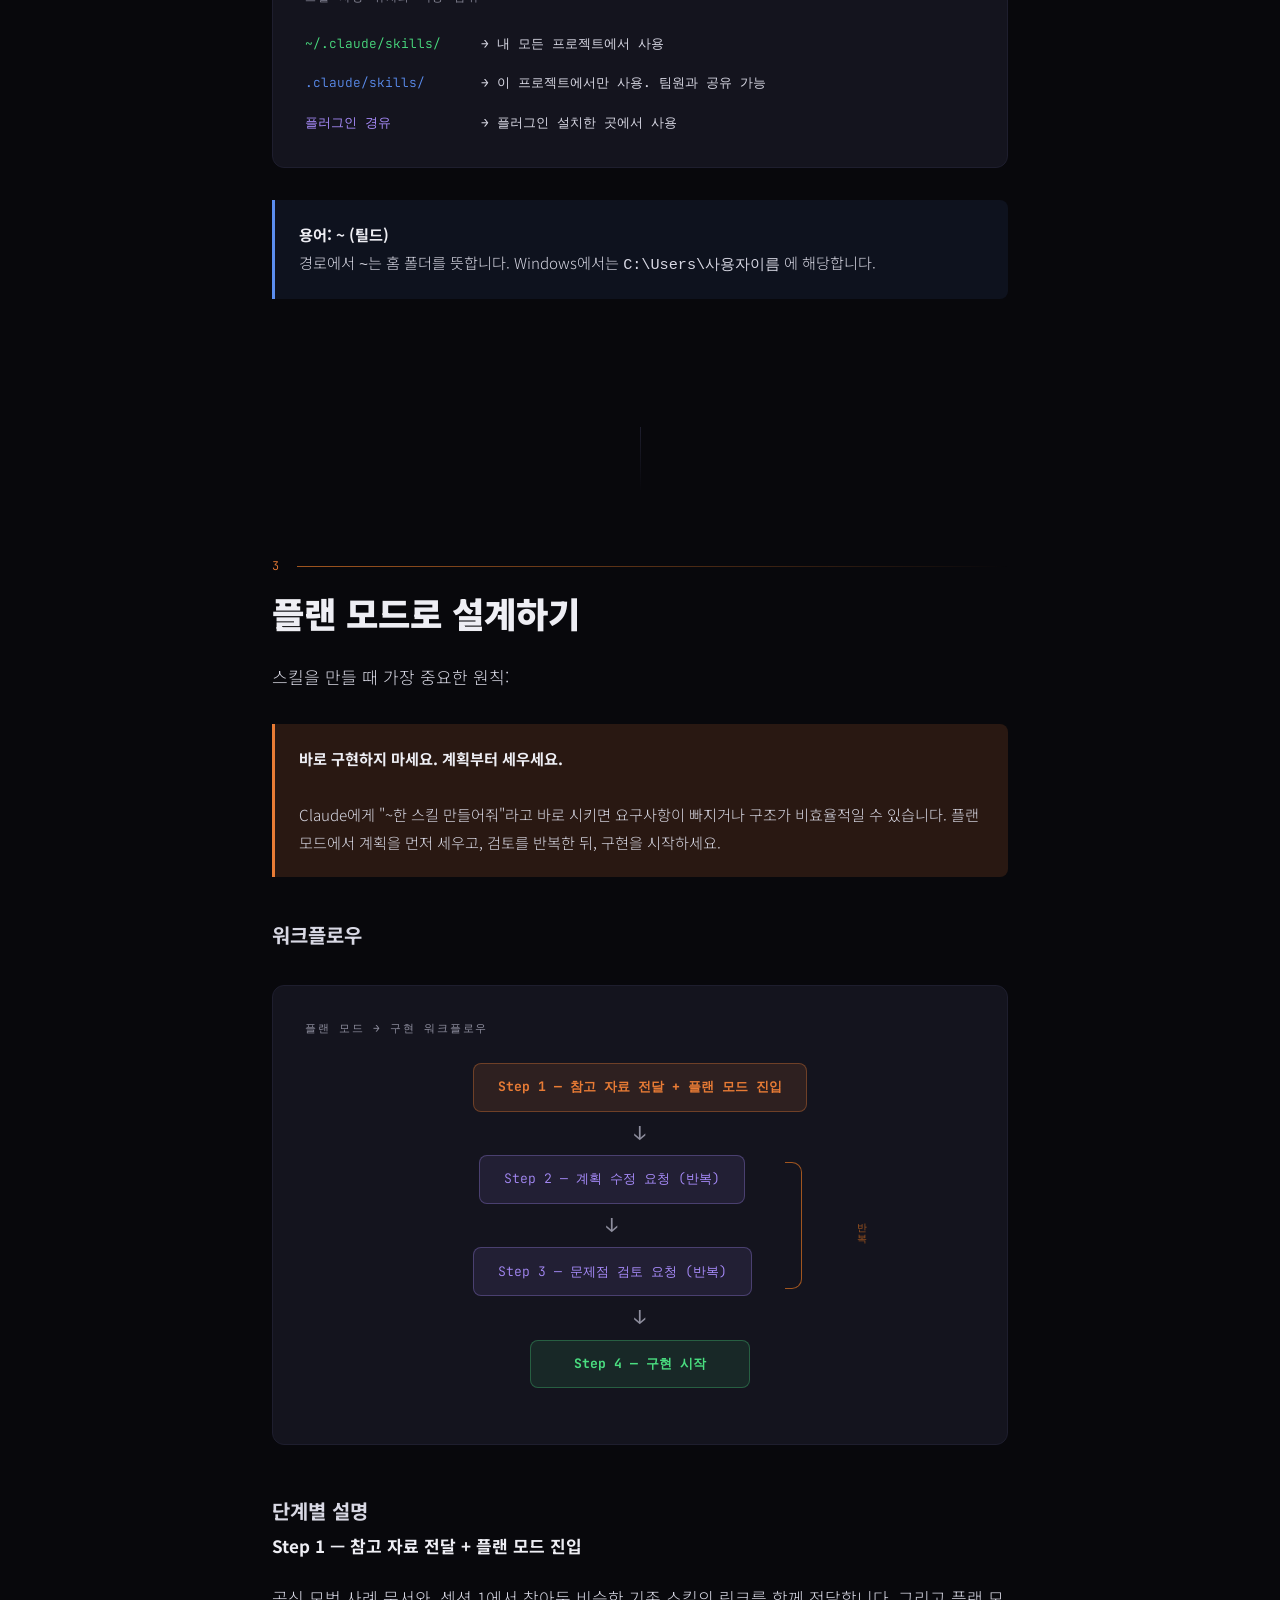
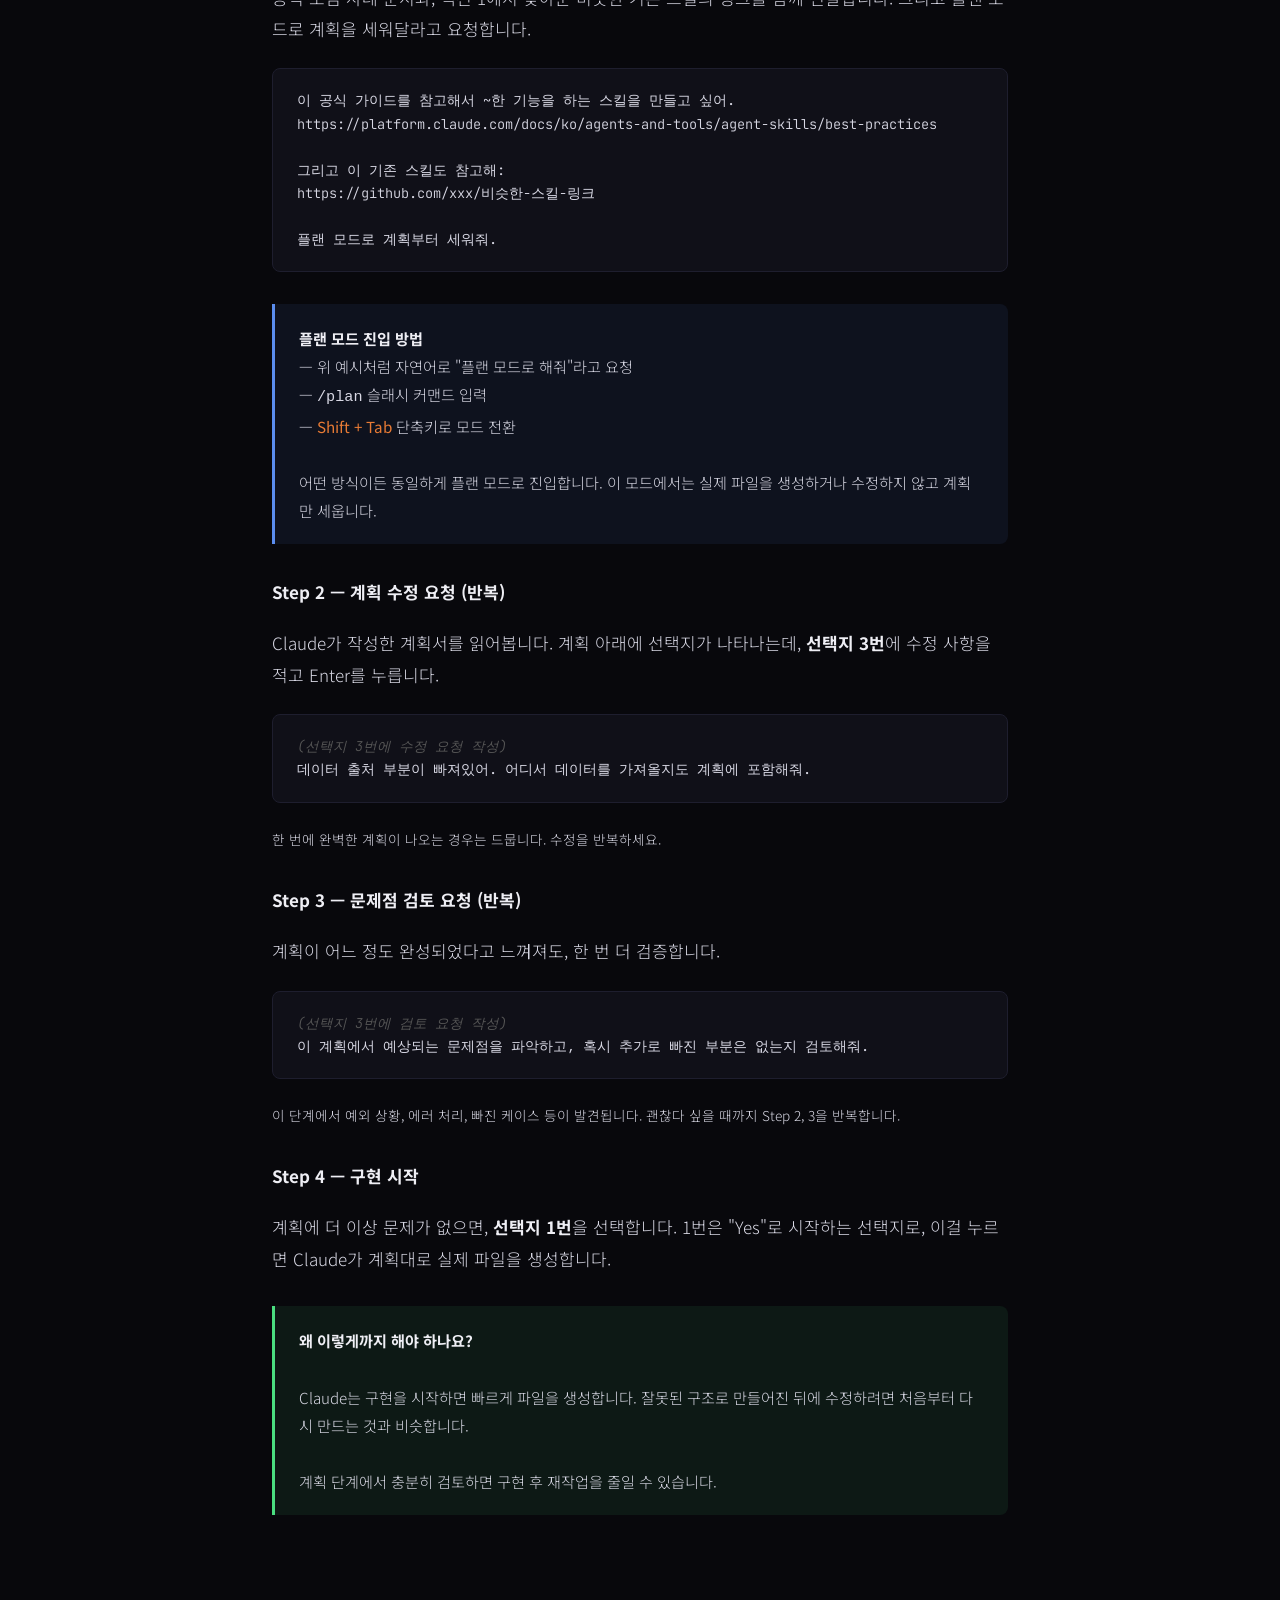
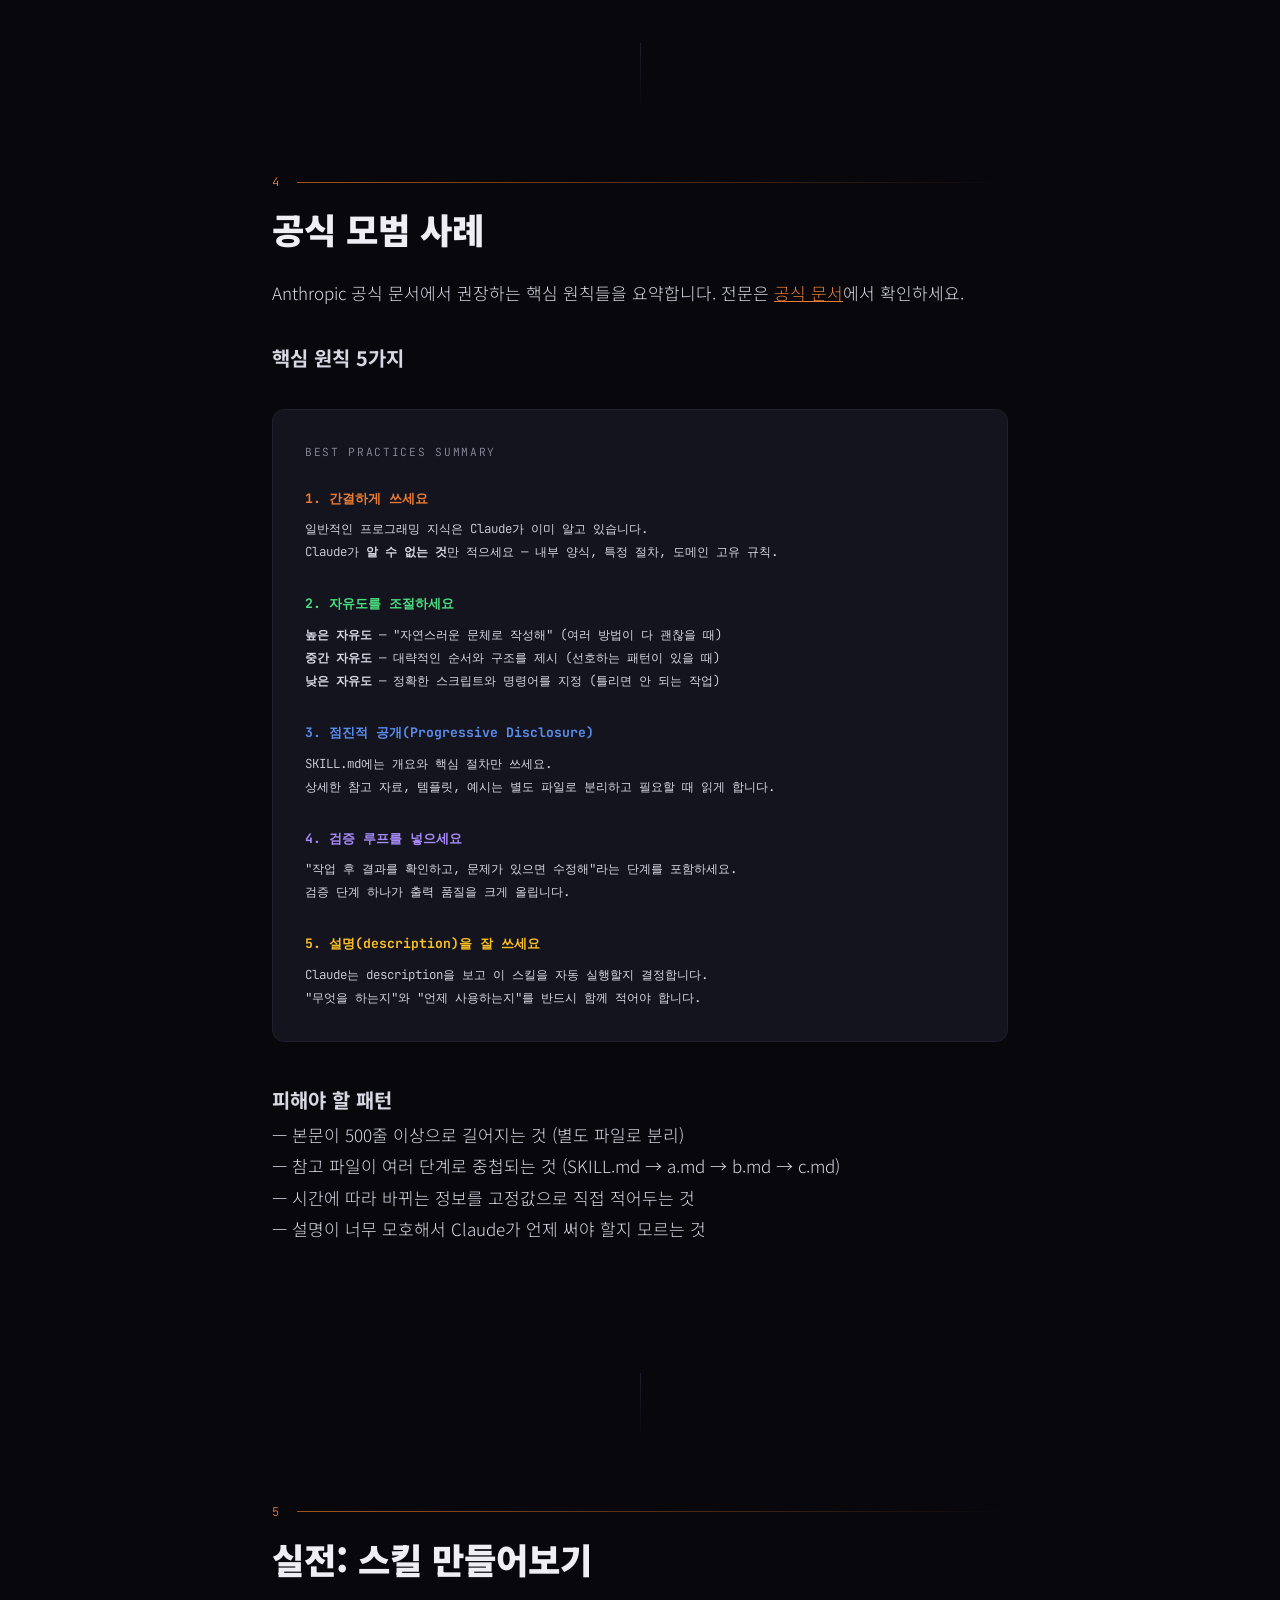
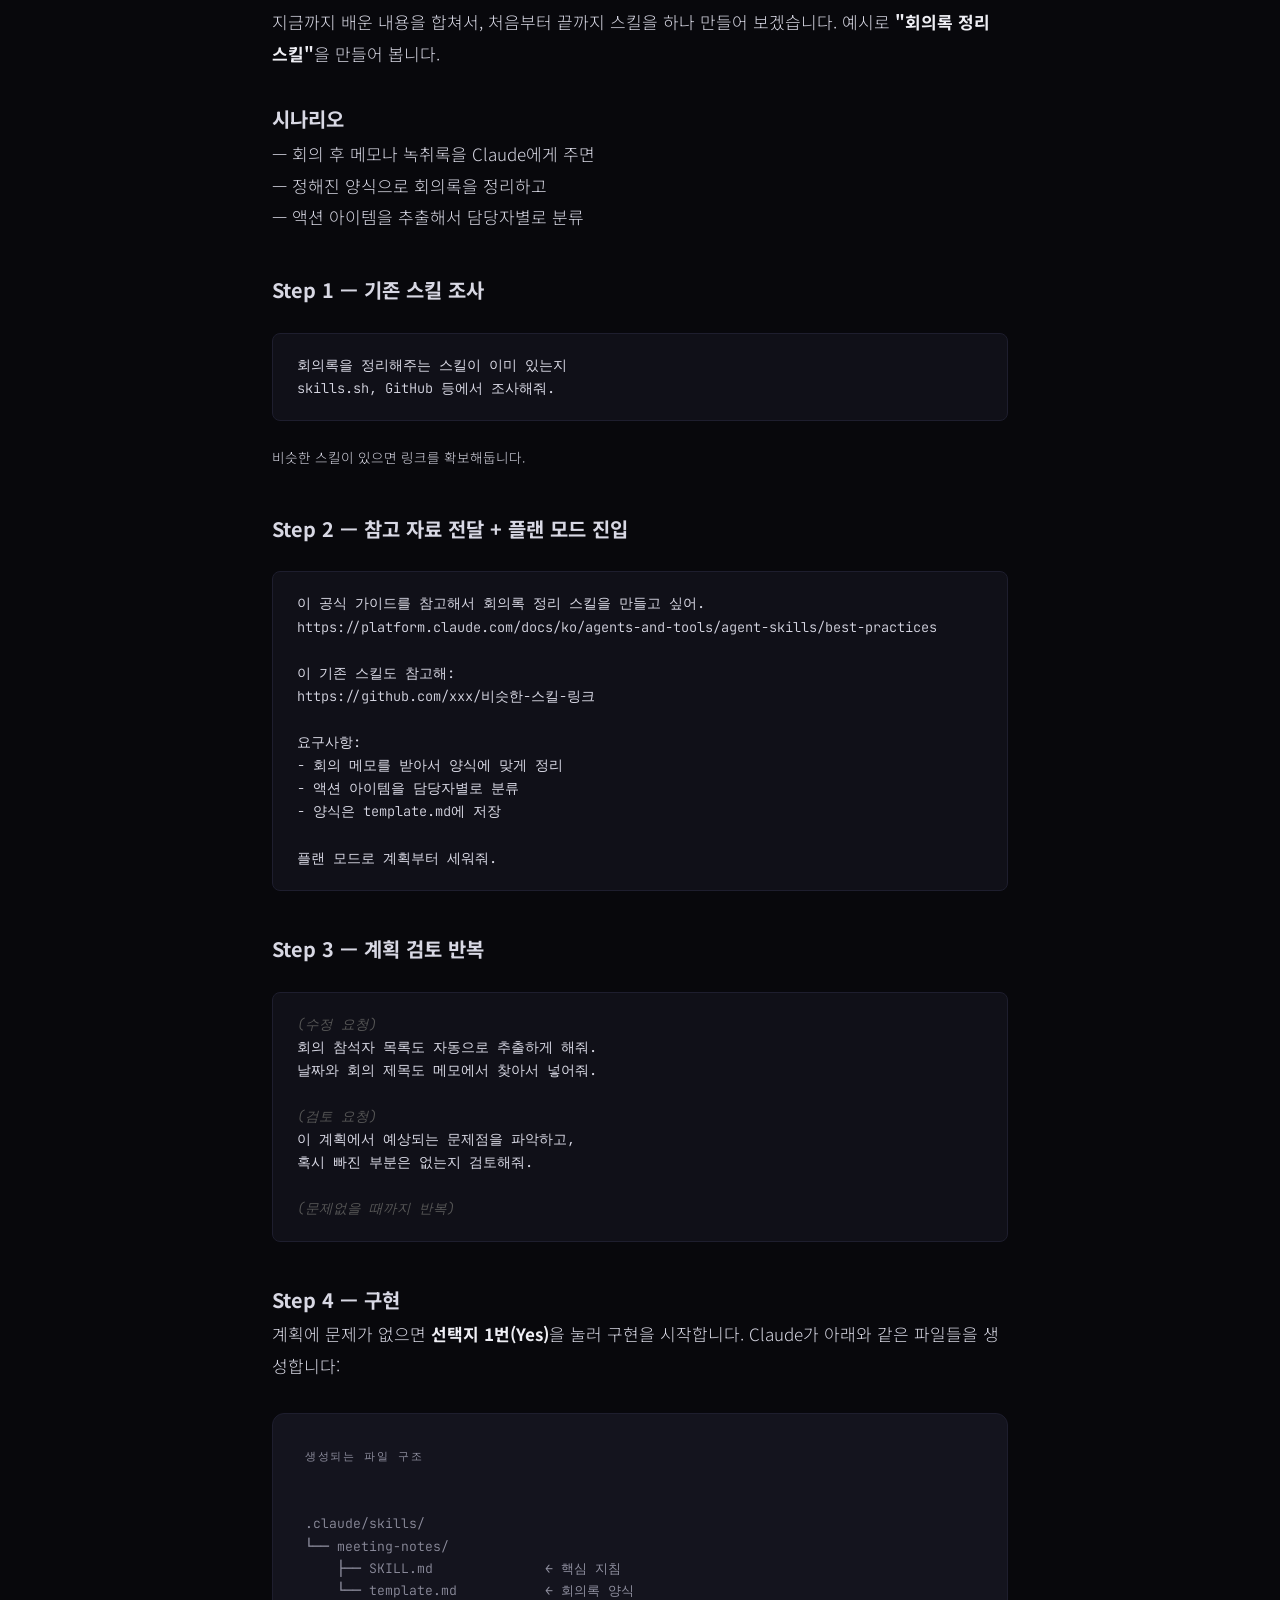
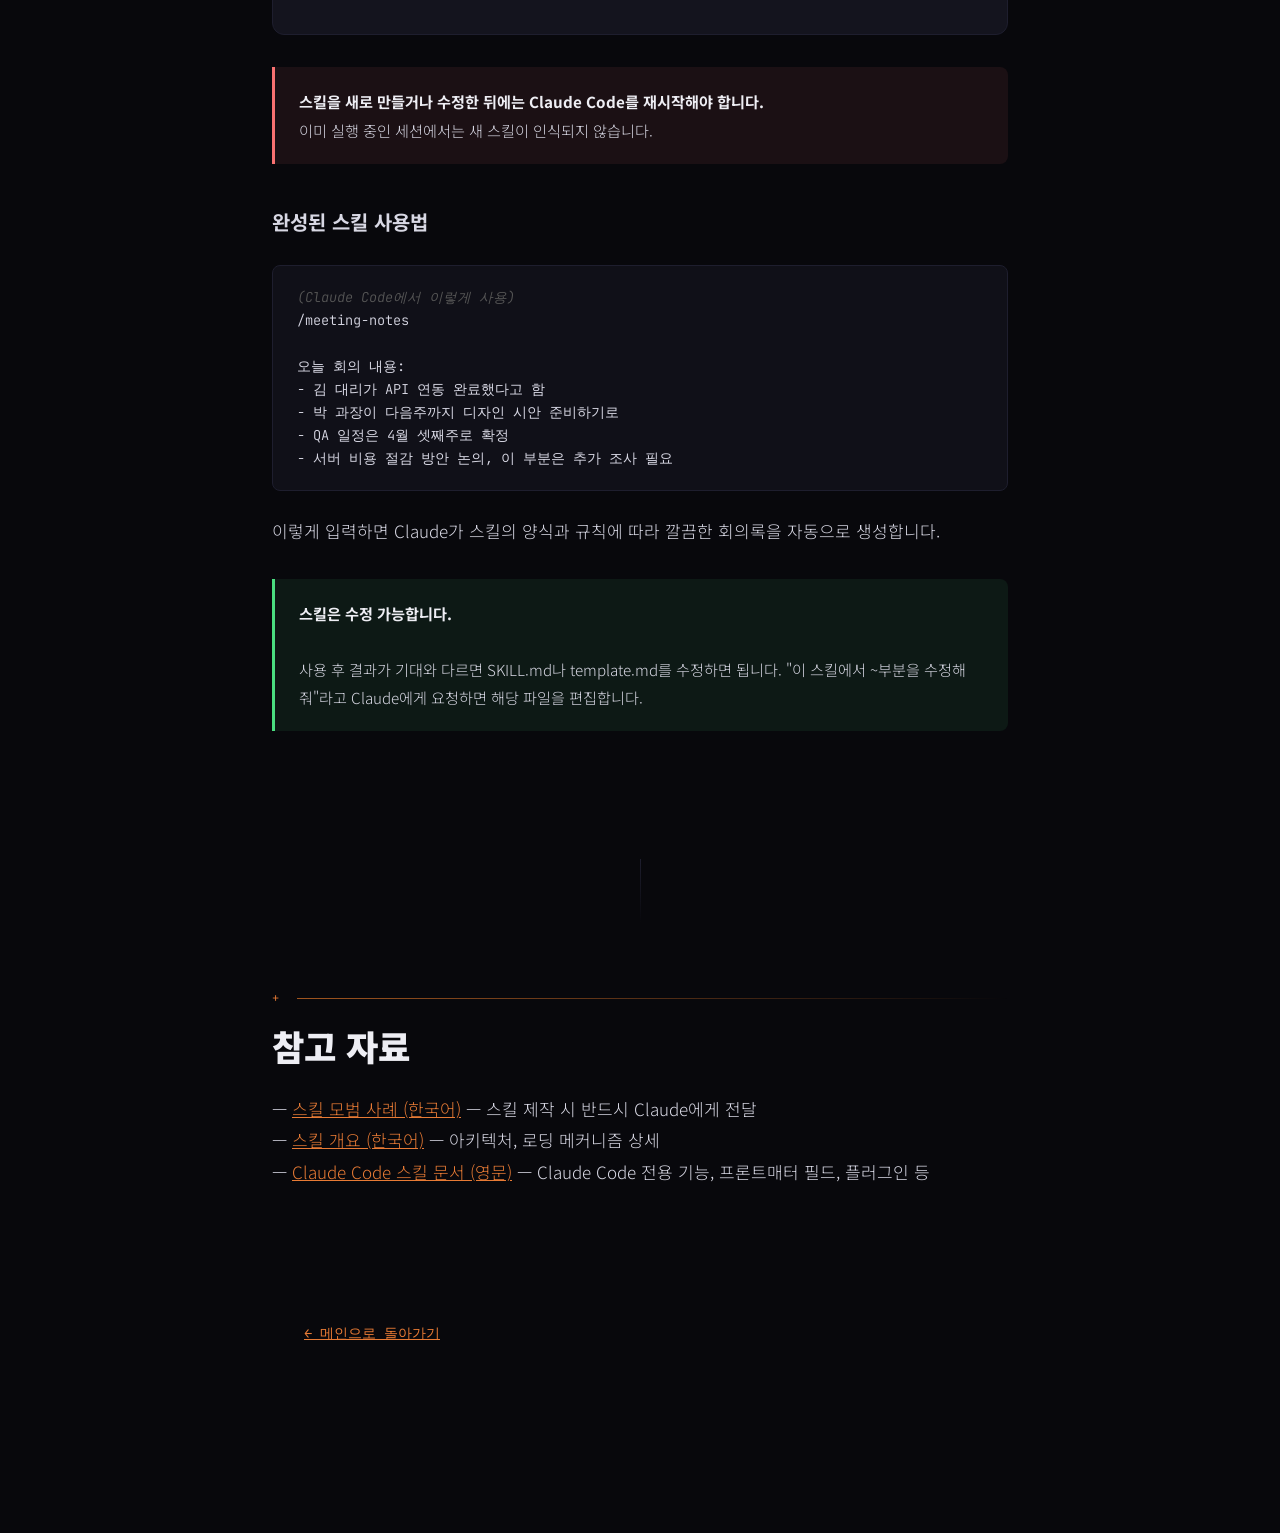
<file: skills/index.html>
<!DOCTYPE html>
<html lang="ko">
<head>
<meta charset="UTF-8">
<meta name="viewport" content="width=device-width, initial-scale=1.0">
<title>스킬 제작 가이드 — Claude Code Onboarding</title>
<link rel="preconnect" href="https://fonts.googleapis.com">
<link href="https://fonts.googleapis.com/css2?family=Noto+Sans+KR:wght@300;400;700;900&family=JetBrains+Mono:wght@400;700&family=Playfair+Display:wght@700;900&display=swap" rel="stylesheet">
<link rel="stylesheet" href="../assets/css/style.css">
</head>
<body class="has-nav">

<!-- ════════════════════════ SITE NAV ════════════════════════ -->
<nav class="site-nav">
  <a class="site-nav-home" href="../">Claude Code Onboarding</a>
  <div class="site-nav-links">
    <a class="site-nav-link" href="../basics/">동작 원리</a>
    <a class="site-nav-link" href="../setup/">셋업 가이드</a>
    <a class="site-nav-link active" href="../skills/">스킬 제작</a>
    <a class="site-nav-link" href="../integration/">외부 연결</a>
  </div>
  <button class="site-nav-burger" onclick="this.classList.toggle('open');document.getElementById('navDrop').classList.toggle('open')">
    <span></span><span></span><span></span>
  </button>
</nav>
<div class="site-nav-dropdown" id="navDrop">
  <a class="site-nav-link" href="../basics/">동작 원리</a>
  <a class="site-nav-link" href="../setup/">셋업 가이드</a>
  <a class="site-nav-link active" href="../skills/">스킬 제작</a>
  <a class="site-nav-link" href="../integration/">외부 연결</a>
</div>

<!-- ════════════════════════ HERO ════════════════════════ -->
<header class="hero">
  <svg width="80" height="56" viewBox="0 0 80 56" fill="none" style="margin-bottom: 1.5rem; position: relative; z-index: 1; opacity: 0; animation: fadeUp 0.8s ease forwards 0.1s;">
    <rect x="16" y="0" width="48" height="24" rx="8" fill="#D77757"/>
    <rect x="8" y="12" width="64" height="20" rx="8" fill="#D77757"/>
    <rect x="24" y="8" width="8" height="10" rx="4" fill="#08080c"/>
    <rect x="48" y="8" width="8" height="10" rx="4" fill="#08080c"/>
    <rect x="20" y="38" width="10" height="10" rx="5" fill="#D77757"/>
    <rect x="50" y="38" width="10" height="10" rx="5" fill="#D77757"/>
  </svg>
  <div class="hero-label">Claude Code Onboarding — 03</div>
  <h1>스킬<br><span class="accent">제작 가이드</span></h1>
  <p class="hero-sub">반복되는 작업을 스킬로 만들어 한 번에 끝내기</p>
  <div class="scroll-hint"><span></span></div>
</header>

<!-- ════════════════════════ SCROLL TO TOP ════════════════════════ -->
<a class="scroll-top" id="scrollTop" href="#">
  <span class="arrow"></span>
  <span class="label">TOP</span>
</a>

<!-- ════════════════════════ TOC ════════════════════════ -->
<nav class="toc">
  <a class="toc-item" href="#s0"><span class="toc-num">0</span><span class="toc-label">스킬이란?</span></a>
  <a class="toc-item" href="#s1"><span class="toc-num">1</span><span class="toc-label">기존 스킬 찾아보기</span></a>
  <a class="toc-item" href="#s2"><span class="toc-num">2</span><span class="toc-label">스킬 파일 구조 이해하기</span></a>
  <a class="toc-item" href="#s3"><span class="toc-num">3</span><span class="toc-label">플랜 모드로 설계하기</span></a>
  <a class="toc-item" href="#s4"><span class="toc-num">4</span><span class="toc-label">공식 모범 사례</span></a>
  <a class="toc-item" href="#s5"><span class="toc-num">5</span><span class="toc-label">실전: 스킬 만들어보기</span></a>
  <a class="toc-item" href="#ref"><span class="toc-num">+</span><span class="toc-label">참고 자료</span></a>
</nav>

<!-- ════════════════════════ CONTENT ════════════════════════ -->
<main class="content">

  <!-- ────── 0. 스킬이란? ────── -->
  <article class="section" id="s0">
    <div class="section-number">0</div>
    <h2>스킬이란?</h2>

    <p>
      <strong>스킬(Skill)</strong>은 Claude Code에 등록하는 <strong>폴더</strong>입니다.
      폴더 안에는 필수 파일인 <code>SKILL.md</code> 하나와,
      필요에 따라 템플릿, 예시 파일, 스크립트 등 어떤 파일이든 함께 넣을 수 있습니다.
      Claude는 이 폴더의 내용을 참고해서 작업을 수행합니다.
    </p>

    <div class="callout" style="border-left-color: var(--blue); background: rgba(91,141,239,0.08);">
      <p>
        <strong>용어: .md 파일 (마크다운)</strong><br>
        스킬 파일의 확장자는 <code>.md</code>입니다.
        마크다운(Markdown)은 텍스트에 간단한 서식을 넣을 수 있는 파일 형식으로,
        메모장으로도 열어서 편집할 수 있습니다.
      </p>
    </div>

    <h3 style="margin-top: 2.5rem;">스킬의 실행 방식</h3>

    <p>스킬은 두 가지 방식으로 실행됩니다.</p>

    <div class="diagram">
      <div class="diagram-title">스킬 실행 방식</div>
      <div style="display: flex; flex-direction: column; gap: 1.5rem; font-family: var(--font-mono); font-size: 0.82rem;">
        <div style="display: flex; align-items: flex-start; gap: 1rem;">
          <div style="min-width: 5.5rem; color: var(--accent); font-weight: 700;">수동 실행</div>
          <div>
            <div style="color: var(--text); font-size: 0.78rem;">
              사용자가 <span style="color: var(--text-bright);">/스킬이름</span> 을 직접 입력해서 실행
            </div>
          </div>
        </div>
        <div style="display: flex; align-items: flex-start; gap: 1rem;">
          <div style="min-width: 5.5rem; color: var(--green); font-weight: 700;">자동 실행</div>
          <div>
            <div style="color: var(--text); font-size: 0.78rem;">
              Claude가 스킬의 설명(description)을 보고, 현재 작업에 해당 스킬이 필요하다고 판단하면 스스로 로딩
            </div>
          </div>
        </div>
      </div>
    </div>

    <h3 style="margin-top: 2.5rem;">CLAUDE.md와의 차이</h3>

    <div class="diagram">
      <div class="diagram-title">CLAUDE.md vs 스킬 — 로딩 방식 비교</div>
      <div style="display: flex; flex-direction: column; gap: 1.2rem; font-family: var(--font-mono); font-size: 0.82rem;">
        <div style="display: flex; align-items: flex-start; gap: 1rem;">
          <div style="min-width: 7rem; color: var(--blue); font-weight: 700;">CLAUDE.md</div>
          <div style="color: var(--text); font-size: 0.78rem;">
            대화가 시작될 때 <strong style="color: var(--text-bright);">항상 전체 내용</strong>이 로딩됨
          </div>
        </div>
        <div style="display: flex; align-items: flex-start; gap: 1rem;">
          <div style="min-width: 7rem; color: var(--accent); font-weight: 700;">스킬</div>
          <div style="color: var(--text); font-size: 0.78rem;">
            평소에는 <strong style="color: var(--text-bright);">이름과 설명만</strong> 로딩됨. 실행될 때만 본문이 로딩됨
          </div>
        </div>
      </div>
    </div>

    <p>
      따라서 항상 적용되어야 하는 내용은 CLAUDE.md에,
      특정 작업을 할 때만 필요한 내용은 스킬에 넣습니다.
    </p>

    <h3 style="margin-top: 2.5rem;">스킬의 3단계 로딩</h3>

    <p>
      스킬은 처음부터 전부 읽지 않습니다.
      Claude가 한 번에 처리할 수 있는 텍스트 양에는 한계가 있으므로, <strong>필요한 만큼만 단계적으로</strong> 읽어옵니다.
    </p>

    <div class="diagram">
      <div class="diagram-title">Progressive Disclosure — 3단계 로딩</div>
      <div style="display: flex; flex-direction: column; gap: 1.5rem; font-family: var(--font-mono); font-size: 0.82rem;">
        <div style="display: flex; align-items: flex-start; gap: 1rem;">
          <div style="min-width: 5.5rem; color: var(--green); font-weight: 700;">1단계</div>
          <div>
            <div style="color: var(--text-bright); margin-bottom: 0.3rem;">이름 + 설명만 읽기</div>
            <div style="color: var(--text); font-size: 0.78rem;">
              항상 로딩 · 스킬 1개당 약 100토큰
            </div>
          </div>
        </div>
        <div style="display: flex; align-items: flex-start; gap: 1rem;">
          <div style="min-width: 5.5rem; color: var(--blue); font-weight: 700;">2단계</div>
          <div>
            <div style="color: var(--text-bright); margin-bottom: 0.3rem;">SKILL.md 본문 읽기</div>
            <div style="color: var(--text); font-size: 0.78rem;">
              스킬이 실행될 때만 로딩 · 최대 5,000토큰 권장
            </div>
          </div>
        </div>
        <div style="display: flex; align-items: flex-start; gap: 1rem;">
          <div style="min-width: 5.5rem; color: var(--accent); font-weight: 700;">3단계</div>
          <div>
            <div style="color: var(--text-bright); margin-bottom: 0.3rem;">첨부 파일 읽기</div>
            <div style="color: var(--text); font-size: 0.78rem;">
              필요할 때만 로딩 · 용량 제한 없음
            </div>
          </div>
        </div>
      </div>
    </div>

    <p style="font-size: 0.85rem; color: var(--text);">
      스킬을 100개 등록해도 1단계에서는 이름과 설명만 읽으므로 부담이 적습니다.
      실제로 실행되는 스킬만 2단계, 3단계로 넘어갑니다.
    </p>
  </article>

  <div class="section-divider"></div>

  <!-- ────── 1. 기존 스킬 찾아보기 ────── -->
  <article class="section" id="s1">
    <div class="section-number">1</div>
    <h2>기존 스킬 찾아보기</h2>

    <p>
      스킬을 직접 만들기 전에, <strong>이미 공개된 스킬</strong>이 없는지 먼저 찾아보세요.
      완벽히 같은 스킬이 아니더라도, 비슷한 스킬을 찾아서 수정하는 것이 더 빠릅니다.
    </p>

    <h3 style="margin-top: 2rem;">스킬 모음</h3>

    <div class="diagram">
      <div class="diagram-title">스킬을 찾을 수 있는 곳</div>
      <div style="display: flex; flex-direction: column; gap: 1.2rem; font-family: var(--font-mono); font-size: 0.8rem;">
        <div>
          <a href="https://skills.sh" target="_blank" rel="noopener" style="color: var(--accent); text-decoration: none;">skills.sh</a>
          <span style="color: var(--text);"> — 스킬 디렉토리 사이트. 검색, 인기순 정렬</span>
        </div>
        <div>
          <a href="https://github.com/anthropics/skills" target="_blank" rel="noopener" style="color: var(--accent); text-decoration: none;">anthropics/skills</a>
          <span style="color: var(--text);"> — Anthropic 공식. 스킬 표준 스펙 + 레퍼런스 스킬</span>
        </div>
        <div>
          <a href="https://github.com/anthropics/claude-plugins-official" target="_blank" rel="noopener" style="color: var(--accent); text-decoration: none;">anthropics/claude-plugins-official</a>
          <span style="color: var(--text);"> — Anthropic 공식 플러그인 저장소</span>
        </div>
        <div>
          <a href="https://github.com/hesreallyhim/awesome-claude-code" target="_blank" rel="noopener" style="color: var(--accent); text-decoration: none;">awesome-claude-code</a>
          <span style="color: var(--text);"> — 스킬, 훅, 플러그인 종합 목록</span>
        </div>
        <div>
          <a href="https://github.com/VoltAgent/awesome-agent-skills" target="_blank" rel="noopener" style="color: var(--accent); text-decoration: none;">awesome-agent-skills</a>
          <span style="color: var(--text);"> — 1,000+ 스킬. 여러 AI 도구에서 사용 가능</span>
        </div>
        <div>
          <a href="https://github.com/sickn33/antigravity-awesome-skills" target="_blank" rel="noopener" style="color: var(--accent); text-decoration: none;">antigravity-awesome-skills</a>
          <span style="color: var(--text);"> — 1,340+ 스킬 컬렉션</span>
        </div>
      </div>
    </div>

    <h3 style="margin-top: 2rem;">Claude에게 조사 시키기</h3>

    <p>
      위 사이트를 직접 돌아다니는 대신, Claude에게 조사를 시킬 수도 있습니다.
    </p>

    <div class="code-block" style="font-size: 0.85rem; color: var(--text);">~한 기능을 하는 스킬이 이미 있는지
skills.sh, GitHub 등에서 조사해줘.</div>

    <p style="font-size: 0.85rem; color: var(--text);">
      Claude가 여러 사이트를 검색해서 비슷한 스킬을 찾고 비교해줍니다.
    </p>
  </article>

  <div class="section-divider"></div>

  <!-- ────── 2. 스킬 파일 구조 이해하기 ────── -->
  <article class="section" id="s2">
    <div class="section-number">2</div>
    <h2>스킬 파일 구조 이해하기</h2>

    <p>
      스킬은 결국 <strong>폴더 안에 들어있는 텍스트 파일</strong>입니다.
      핵심 파일은 <code>SKILL.md</code> 하나이고, 필요하면 보조 파일을 옆에 둡니다.
    </p>

    <div class="diagram">
      <div class="diagram-title">스킬 디렉토리 구조</div>
<div class="code-block" style="margin: 0; border: none; background: none; padding: 0;">
.claude/skills/
└── weekly-report/          <span style="color: var(--text-dim);">← 스킬 이름 = 폴더 이름</span>
    ├── SKILL.md             <span style="color: var(--text-dim);">← 필수. 스킬의 본체</span>
    ├── template.md          <span style="color: var(--text-dim);">← 선택. 양식, 참고 문서 등</span>
    ├── scripts/
    │   ├── validate.sh      <span style="color: var(--text-dim);">← 선택. 셸 스크립트</span>
    │   └── analyze.py       <span style="color: var(--text-dim);">← 선택. Python 등 어떤 언어든 가능</span>
    └── examples/
        └── sample.md        <span style="color: var(--text-dim);">← 선택. 예시 파일</span>
</div>
    </div>

    <p style="font-size: 0.85rem; color: var(--text);">
      scripts/ 안의 파일은 컨텍스트에 로딩되지 않고 실행만 됩니다.
      스크립트의 출력 결과만 Claude에게 전달되므로 컨텍스트를 절약할 수 있습니다.
    </p>

    <h3 style="margin-top: 2.5rem;">SKILL.md 파일의 구조</h3>

    <p>
      SKILL.md는 두 부분으로 나뉩니다: <strong>머리말(frontmatter)</strong>과 <strong>본문</strong>.
    </p>

    <div class="callout" style="border-left-color: var(--blue); background: rgba(91,141,239,0.08);">
      <p>
        <strong>용어: 머리말 (frontmatter)</strong><br>
        파일 맨 위에 <code>---</code> 두 줄 사이에 적는 영역입니다.
        스킬의 이름, 설명 같은 정보를 여기에 넣습니다.
        그 아래가 본문으로, 실제 지침 내용을 자유롭게 작성합니다.
      </p>
    </div>

    <p>
    </p>

    <div class="code-block" style="font-size: 0.82rem;">
<span class="comment">--- (머리말 시작)</span>
<span class="key">name</span>: <span class="str">weekly-report</span>
<span class="key">description</span>: <span class="str">주간보고서를 작성합니다. 매주 금요일 보고서 작성 시 사용합니다.</span>
<span class="comment">--- (머리말 끝)</span>

<span class="accent"># 주간보고서 작성 스킬</span>

<span class="comment">## 작업 절차</span>
1. 이번 주 완료된 작업 목록을 정리합니다.
2. 다음 주 계획을 작성합니다.
3. template.md 양식에 맞춰 보고서를 생성합니다.

<span class="comment">## 주의사항</span>
- 수치 데이터는 반드시 출처를 명시합니다.
- 보고서 길이는 A4 1장 이내로 유지합니다.
</div>

    <h3 style="margin-top: 2.5rem;">머리말(frontmatter) 주요 필드</h3>

    <div class="diagram">
      <div class="diagram-title">필수 vs 선택 필드</div>
      <div style="display: flex; flex-direction: column; gap: 1.2rem; font-family: var(--font-mono); font-size: 0.8rem;">

        <div>
          <div style="color: var(--accent); font-weight: 700; margin-bottom: 0.5rem;">필수</div>
          <div style="display: flex; flex-direction: column; gap: 0.5rem; padding-left: 1rem;">
            <div><span style="color: var(--blue);">name</span> <span style="color: var(--text);">— 스킬 이름. 영문 소문자, 숫자, 하이픈만 사용</span></div>
            <div><span style="color: var(--blue);">description</span> <span style="color: var(--text);">— 이 스킬이 뭘 하는지 + 언제 쓰는지. Claude가 이걸 보고 자동 실행 여부를 판단</span></div>
          </div>
        </div>

        <div>
          <div style="color: var(--green); font-weight: 700; margin-bottom: 0.5rem;">자주 쓰는 선택 필드</div>
          <div style="display: flex; flex-direction: column; gap: 0.5rem; padding-left: 1rem;">
            <div><span style="color: var(--blue);">allowed-tools</span> <span style="color: var(--text);">— 이 스킬이 사용할 수 있는 도구 목록 (Bash, Read, Write 등)</span></div>
            <div><span style="color: var(--blue);">user-invocable</span> <span style="color: var(--text);">— false로 설정하면 /이름 메뉴에서 숨겨짐. Claude는 여전히 자동으로 로딩 가능</span></div>
            <div><span style="color: var(--blue);">argument-hint</span> <span style="color: var(--text);">— /이름 뒤에 뭘 입력해야 하는지 안내 문구 (예: [issue-number])</span></div>
            <div><span style="color: var(--blue);">context</span> <span style="color: var(--text);">— fork로 설정하면 별도의 독립된 Claude 세션에서 실행 (메인 대화에 영향 없음)</span></div>
            <div><span style="color: var(--blue);">model</span> <span style="color: var(--text);">— 이 스킬 실행 시 사용할 AI 모델 (예: claude-sonnet-4-6)</span></div>
          </div>
        </div>

      </div>
    </div>

    <h3 style="margin-top: 2.5rem;">저장 위치</h3>

    <p>
      스킬을 어디에 저장하느냐에 따라 적용 범위가 달라집니다.
    </p>

    <div class="diagram">
      <div class="diagram-title">스킬 저장 위치와 적용 범위</div>
      <div style="display: flex; flex-direction: column; gap: 1rem; font-family: var(--font-mono); font-size: 0.8rem;">
        <div style="display: flex; align-items: center; gap: 1rem;">
          <div style="min-width: 10rem; color: var(--green);">~/.claude/skills/</div>
          <div style="color: var(--text);">→ 내 모든 프로젝트에서 사용</div>
        </div>
        <div style="display: flex; align-items: center; gap: 1rem;">
          <div style="min-width: 10rem; color: var(--blue);">.claude/skills/</div>
          <div style="color: var(--text);">→ 이 프로젝트에서만 사용. 팀원과 공유 가능</div>
        </div>
        <div style="display: flex; align-items: center; gap: 1rem;">
          <div style="min-width: 10rem; color: var(--purple);">플러그인 경유</div>
          <div style="color: var(--text);">→ 플러그인 설치한 곳에서 사용</div>
        </div>
      </div>
    </div>

    <div class="callout" style="border-left-color: var(--blue); background: rgba(91,141,239,0.08);">
      <p>
        <strong>용어: ~ (틸드)</strong><br>
        경로에서 <code>~</code>는 홈 폴더를 뜻합니다.
        Windows에서는 <code>C:\Users\사용자이름</code> 에 해당합니다.
      </p>
    </div>
  </article>

  <div class="section-divider"></div>

  <!-- ────── 3. 플랜 모드로 설계하기 ────── -->
  <article class="section" id="s3">
    <div class="section-number">3</div>
    <h2>플랜 모드로 설계하기</h2>

    <p>
      스킬을 만들 때 가장 중요한 원칙:
    </p>

    <div class="callout" style="border-left-color: var(--accent);">
      <p>
        <strong>바로 구현하지 마세요. 계획부터 세우세요.</strong><br><br>
        Claude에게 "~한 스킬 만들어줘"라고 바로 시키면
        요구사항이 빠지거나 구조가 비효율적일 수 있습니다.
        플랜 모드에서 계획을 먼저 세우고, 검토를 반복한 뒤, 구현을 시작하세요.
      </p>
    </div>

    <h3 style="margin-top: 2.5rem;">워크플로우</h3>

    <div class="diagram">
      <div class="diagram-title">플랜 모드 → 구현 워크플로우</div>
      <div class="agent-loop">

        <div class="agent-step" style="background: rgba(232,123,53,0.12); border: 1px solid rgba(232,123,53,0.35); color: var(--accent); font-weight: 700;">
          Step 1 — 참고 자료 전달 + 플랜 모드 진입
        </div>
        <div class="agent-arrow">↓</div>

        <div class="loop-container">
          <div class="agent-step" style="background: rgba(167,139,250,0.1); border: 1px solid rgba(167,139,250,0.3); color: var(--purple);">
            Step 2 — 계획 수정 요청 (반복)
          </div>
          <div class="agent-arrow">↓</div>
          <div class="agent-step" style="background: rgba(167,139,250,0.1); border: 1px solid rgba(167,139,250,0.3); color: var(--purple);">
            Step 3 — 문제점 검토 요청 (반복)
          </div>
          <div class="loop-brace"></div>
          <div class="loop-brace-label">반복</div>
        </div>

        <div class="agent-arrow">↓</div>
        <div class="agent-step" style="background: rgba(74,222,128,0.1); border: 1px solid rgba(74,222,128,0.3); color: var(--green); font-weight: 700;">
          Step 4 — 구현 시작
        </div>

      </div>
    </div>

    <h3 style="margin-top: 3rem;">단계별 설명</h3>

    <p>
      <strong>Step 1 — 참고 자료 전달 + 플랜 모드 진입</strong>
    </p>
    <p>
      공식 모범 사례 문서와, 섹션 1에서 찾아둔 비슷한 기존 스킬의 링크를 함께 전달합니다.
      그리고 플랜 모드로 계획을 세워달라고 요청합니다.
    </p>
    <div class="code-block" style="font-size: 0.85rem; color: var(--text);">이 공식 가이드를 참고해서 ~한 기능을 하는 스킬을 만들고 싶어.
https://platform.claude.com/docs/ko/agents-and-tools/agent-skills/best-practices

그리고 이 기존 스킬도 참고해:
https://github.com/xxx/비슷한-스킬-링크

플랜 모드로 계획부터 세워줘.</div>

    <div class="callout" style="border-left-color: var(--blue); background: rgba(91,141,239,0.08);">
      <p>
        <strong>플랜 모드 진입 방법</strong><br>
        — 위 예시처럼 자연어로 "플랜 모드로 해줘"라고 요청<br>
        — <code>/plan</code> 슬래시 커맨드 입력<br>
        — <span class="highlight">Shift + Tab</span> 단축키로 모드 전환<br><br>
        어떤 방식이든 동일하게 플랜 모드로 진입합니다.
        이 모드에서는 실제 파일을 생성하거나 수정하지 않고 계획만 세웁니다.
      </p>
    </div>

    <p style="margin-top: 2rem;">
      <strong>Step 2 — 계획 수정 요청 (반복)</strong>
    </p>
    <p>
      Claude가 작성한 계획서를 읽어봅니다. 계획 아래에 선택지가 나타나는데,
      <strong>선택지 3번</strong>에 수정 사항을 적고 Enter를 누릅니다.
    </p>
    <div class="code-block" style="font-size: 0.85rem; color: var(--text);"><span class="comment">(선택지 3번에 수정 요청 작성)</span>
데이터 출처 부분이 빠져있어. 어디서 데이터를 가져올지도 계획에 포함해줘.</div>
    <p style="font-size: 0.85rem; color: var(--text);">
      한 번에 완벽한 계획이 나오는 경우는 드뭅니다. 수정을 반복하세요.
    </p>

    <p style="margin-top: 2rem;">
      <strong>Step 3 — 문제점 검토 요청 (반복)</strong>
    </p>
    <p>
      계획이 어느 정도 완성되었다고 느껴져도, 한 번 더 검증합니다.
    </p>
    <div class="code-block" style="font-size: 0.85rem; color: var(--text);"><span class="comment">(선택지 3번에 검토 요청 작성)</span>
이 계획에서 예상되는 문제점을 파악하고, 혹시 추가로 빠진 부분은 없는지 검토해줘.</div>
    <p style="font-size: 0.85rem; color: var(--text);">
      이 단계에서 예외 상황, 에러 처리, 빠진 케이스 등이 발견됩니다.
      괜찮다 싶을 때까지 Step 2, 3을 반복합니다.
    </p>

    <p style="margin-top: 2rem;">
      <strong>Step 4 — 구현 시작</strong>
    </p>
    <p>
      계획에 더 이상 문제가 없으면, <strong>선택지 1번</strong>을 선택합니다.
      1번은 "Yes"로 시작하는 선택지로, 이걸 누르면 Claude가 계획대로 실제 파일을 생성합니다.
    </p>

    <div class="callout" style="border-left-color: var(--green); background: rgba(74,222,128,0.08);">
      <p>
        <strong>왜 이렇게까지 해야 하나요?</strong><br><br>
        Claude는 구현을 시작하면 빠르게 파일을 생성합니다.
        잘못된 구조로 만들어진 뒤에 수정하려면 처음부터 다시 만드는 것과 비슷합니다.<br><br>
        계획 단계에서 충분히 검토하면 구현 후 재작업을 줄일 수 있습니다.
      </p>
    </div>
  </article>

  <div class="section-divider"></div>

  <!-- ────── 4. 공식 모범 사례 ────── -->
  <article class="section" id="s4">
    <div class="section-number">4</div>
    <h2>공식 모범 사례</h2>

    <p>
      Anthropic 공식 문서에서 권장하는 핵심 원칙들을 요약합니다.
      전문은 <a href="https://platform.claude.com/docs/ko/agents-and-tools/agent-skills/best-practices" target="_blank" rel="noopener" style="color: var(--accent);">공식 문서</a>에서 확인하세요.
    </p>

    <h3 style="margin-top: 2rem;">핵심 원칙 5가지</h3>

    <div class="diagram">
      <div class="diagram-title">Best Practices Summary</div>
      <div style="display: flex; flex-direction: column; gap: 1.8rem; font-family: var(--font-mono); font-size: 0.82rem;">

        <div>
          <div style="color: var(--accent); font-weight: 700; margin-bottom: 0.4rem;">1. 간결하게 쓰세요</div>
          <div style="color: var(--text); font-size: 0.78rem;">
            일반적인 프로그래밍 지식은 Claude가 이미 알고 있습니다.<br>
            Claude가 <strong>알 수 없는 것</strong>만 적으세요 — 내부 양식, 특정 절차, 도메인 고유 규칙.
          </div>
        </div>

        <div>
          <div style="color: var(--green); font-weight: 700; margin-bottom: 0.4rem;">2. 자유도를 조절하세요</div>
          <div style="color: var(--text); font-size: 0.78rem;">
            <strong>높은 자유도</strong> — "자연스러운 문체로 작성해" (여러 방법이 다 괜찮을 때)<br>
            <strong>중간 자유도</strong> — 대략적인 순서와 구조를 제시 (선호하는 패턴이 있을 때)<br>
            <strong>낮은 자유도</strong> — 정확한 스크립트와 명령어를 지정 (틀리면 안 되는 작업)
          </div>
        </div>

        <div>
          <div style="color: var(--blue); font-weight: 700; margin-bottom: 0.4rem;">3. 점진적 공개(Progressive Disclosure)</div>
          <div style="color: var(--text); font-size: 0.78rem;">
            SKILL.md에는 개요와 핵심 절차만 쓰세요.<br>
            상세한 참고 자료, 템플릿, 예시는 별도 파일로 분리하고 필요할 때 읽게 합니다.
          </div>
        </div>

        <div>
          <div style="color: var(--purple); font-weight: 700; margin-bottom: 0.4rem;">4. 검증 루프를 넣으세요</div>
          <div style="color: var(--text); font-size: 0.78rem;">
            "작업 후 결과를 확인하고, 문제가 있으면 수정해"라는 단계를 포함하세요.<br>
            검증 단계 하나가 출력 품질을 크게 올립니다.
          </div>
        </div>

        <div>
          <div style="color: var(--yellow); font-weight: 700; margin-bottom: 0.4rem;">5. 설명(description)을 잘 쓰세요</div>
          <div style="color: var(--text); font-size: 0.78rem;">
            Claude는 description을 보고 이 스킬을 자동 실행할지 결정합니다.<br>
            "무엇을 하는지"와 "언제 사용하는지"를 반드시 함께 적어야 합니다.
          </div>
        </div>

      </div>
    </div>

    <h3 style="margin-top: 2.5rem;">피해야 할 패턴</h3>

    <p>
      — 본문이 500줄 이상으로 길어지는 것 (별도 파일로 분리)<br>
      — 참고 파일이 여러 단계로 중첩되는 것 (SKILL.md → a.md → b.md → c.md)<br>
      — 시간에 따라 바뀌는 정보를 고정값으로 직접 적어두는 것<br>
      — 설명이 너무 모호해서 Claude가 언제 써야 할지 모르는 것
    </p>

  </article>

  <div class="section-divider"></div>

  <!-- ────── 5. 실전: 스킬 만들어보기 ────── -->
  <article class="section" id="s5">
    <div class="section-number">5</div>
    <h2>실전: 스킬 만들어보기</h2>

    <p>
      지금까지 배운 내용을 합쳐서, 처음부터 끝까지 스킬을 하나 만들어 보겠습니다.
      예시로 <strong>"회의록 정리 스킬"</strong>을 만들어 봅니다.
    </p>

    <h3 style="margin-top: 2rem;">시나리오</h3>
    <p>
      — 회의 후 메모나 녹취록을 Claude에게 주면<br>
      — 정해진 양식으로 회의록을 정리하고<br>
      — 액션 아이템을 추출해서 담당자별로 분류
    </p>

    <h3 style="margin-top: 2.5rem;">Step 1 — 기존 스킬 조사</h3>

    <div class="code-block" style="font-size: 0.85rem; color: var(--text);">회의록을 정리해주는 스킬이 이미 있는지
skills.sh, GitHub 등에서 조사해줘.</div>

    <p style="font-size: 0.85rem; color: var(--text);">
      비슷한 스킬이 있으면 링크를 확보해둡니다.
    </p>

    <h3 style="margin-top: 2.5rem;">Step 2 — 참고 자료 전달 + 플랜 모드 진입</h3>

    <div class="code-block" style="font-size: 0.85rem; color: var(--text);">이 공식 가이드를 참고해서 회의록 정리 스킬을 만들고 싶어.
https://platform.claude.com/docs/ko/agents-and-tools/agent-skills/best-practices

이 기존 스킬도 참고해:
https://github.com/xxx/비슷한-스킬-링크

요구사항:
- 회의 메모를 받아서 양식에 맞게 정리
- 액션 아이템을 담당자별로 분류
- 양식은 template.md에 저장

플랜 모드로 계획부터 세워줘.</div>

    <h3 style="margin-top: 2.5rem;">Step 3 — 계획 검토 반복</h3>

    <div class="code-block" style="font-size: 0.85rem; color: var(--text);"><span class="comment">(수정 요청)</span>
회의 참석자 목록도 자동으로 추출하게 해줘.
날짜와 회의 제목도 메모에서 찾아서 넣어줘.

<span class="comment">(검토 요청)</span>
이 계획에서 예상되는 문제점을 파악하고,
혹시 빠진 부분은 없는지 검토해줘.

<span class="comment">(문제없을 때까지 반복)</span></div>

    <h3 style="margin-top: 2.5rem;">Step 4 — 구현</h3>

    <p>
      계획에 문제가 없으면 <strong>선택지 1번(Yes)</strong>을 눌러 구현을 시작합니다.
      Claude가 아래와 같은 파일들을 생성합니다:
    </p>

    <div class="diagram">
      <div class="diagram-title">생성되는 파일 구조</div>
<div class="code-block" style="margin: 0; border: none; background: none; padding: 0;">
.claude/skills/
└── meeting-notes/
    ├── SKILL.md              <span style="color: var(--text-dim);">← 핵심 지침</span>
    └── template.md           <span style="color: var(--text-dim);">← 회의록 양식</span>
</div>
    </div>

    <div class="callout" style="border-left-color: var(--red); background: rgba(248,113,113,0.08);">
      <p>
        <strong>스킬을 새로 만들거나 수정한 뒤에는 Claude Code를 재시작해야 합니다.</strong><br>
        이미 실행 중인 세션에서는 새 스킬이 인식되지 않습니다.
      </p>
    </div>

    <h3 style="margin-top: 2.5rem;">완성된 스킬 사용법</h3>

    <div class="code-block" style="font-size: 0.85rem; color: var(--text);"><span class="comment">(Claude Code에서 이렇게 사용)</span>
/meeting-notes

오늘 회의 내용:
- 김 대리가 API 연동 완료했다고 함
- 박 과장이 다음주까지 디자인 시안 준비하기로
- QA 일정은 4월 셋째주로 확정
- 서버 비용 절감 방안 논의, 이 부분은 추가 조사 필요</div>

    <p>
      이렇게 입력하면 Claude가 스킬의 양식과 규칙에 따라
      깔끔한 회의록을 자동으로 생성합니다.
    </p>

    <div class="callout" style="border-left-color: var(--green); background: rgba(74,222,128,0.08);">
      <p>
        <strong>스킬은 수정 가능합니다.</strong><br><br>
        사용 후 결과가 기대와 다르면 SKILL.md나 template.md를 수정하면 됩니다.
        "이 스킬에서 ~부분을 수정해줘"라고 Claude에게 요청하면 해당 파일을 편집합니다.
      </p>
    </div>
  </article>

  <div class="section-divider"></div>

  <!-- ────── 참고 자료 ────── -->
  <article class="section" id="ref">
    <div class="section-number">+</div>
    <h2>참고 자료</h2>

    <p>
      — <a href="https://platform.claude.com/docs/ko/agents-and-tools/agent-skills/best-practices" target="_blank" rel="noopener" style="color: var(--accent);">스킬 모범 사례 (한국어)</a> — 스킬 제작 시 반드시 Claude에게 전달<br>
      — <a href="https://platform.claude.com/docs/ko/agents-and-tools/agent-skills/overview" target="_blank" rel="noopener" style="color: var(--accent);">스킬 개요 (한국어)</a> — 아키텍처, 로딩 메커니즘 상세<br>
      — <a href="https://code.claude.com/docs/en/skills" target="_blank" rel="noopener" style="color: var(--accent);">Claude Code 스킬 문서 (영문)</a> — Claude Code 전용 기능, 프론트매터 필드, 플러그인 등
    </p>
  </article>

  <div style="max-width: 800px; margin: 0 auto; padding: 0 2rem 4rem;">
    <a href="../" style="color: var(--accent); font-family: var(--font-mono); font-size: 0.85rem;">&larr; 메인으로 돌아가기</a>
  </div>

</main>

<!-- ════════════════════════ Scroll reveal ════════════════════════ -->
<script src="../assets/js/main.js"></script>

</body>
</html>
</file>
<file: assets/css/style.css>
:root {
    --bg: #08080c;
    --bg-elevated: #101018;
    --bg-card: #14141e;
    --border: #1e1e2e;
    --text: #d8d8e4;
    --text-dim: #8e8e9e;
    --text-bright: #eeeef4;
    --accent: #E87B35;
    --accent-glow: rgba(232, 123, 53, 0.15);
    --accent-dim: #a0551f;
    --blue: #5b8def;
    --green: #4ade80;
    --purple: #a78bfa;
    --red: #f87171;
    --yellow: #fbbf24;
    --font-body: 'Noto Sans KR', -apple-system, sans-serif;
    --font-mono: 'JetBrains Mono', 'SF Mono', monospace;
    --font-display: 'Playfair Display', serif;
  }

  * { margin: 0; padding: 0; box-sizing: border-box; }

  html {
    scroll-behavior: smooth;
    scrollbar-width: thin;
    scrollbar-color: var(--accent-dim) var(--bg);
  }

  body {
    background: var(--bg);
    color: var(--text);
    font-family: var(--font-body);
    font-weight: 300;
    line-height: 1.85;
    font-size: 17px;
    -webkit-font-smoothing: antialiased;
    overflow-x: hidden;
  }

  /* ── Noise overlay ── */
  body::before {
    content: '';
    position: fixed;
    inset: 0;
    z-index: 9999;
    pointer-events: none;
    opacity: 0.025;
    background-image: url("data:image/svg+xml,%3Csvg viewBox='0 0 256 256' xmlns='http://www.w3.org/2000/svg'%3E%3Cfilter id='n'%3E%3CfeTurbulence type='fractalNoise' baseFrequency='0.9' numOctaves='4' stitchTiles='stitch'/%3E%3C/filter%3E%3Crect width='100%25' height='100%25' filter='url(%23n)'/%3E%3C/svg%3E");
    background-size: 256px;
  }

  /* ── Hero ── */
  .hero {
    min-height: 100vh;
    display: flex;
    flex-direction: column;
    justify-content: center;
    align-items: center;
    text-align: center;
    padding: 2rem;
    position: relative;
  }

  .hero::after {
    content: '';
    position: absolute;
    top: 50%;
    left: 50%;
    transform: translate(-50%, -50%);
    width: 600px;
    height: 600px;
    background: radial-gradient(circle, var(--accent-glow) 0%, transparent 70%);
    pointer-events: none;
    z-index: 0;
  }

  .hero-label {
    font-family: var(--font-mono);
    font-size: 0.8rem;
    letter-spacing: 0.3em;
    text-transform: uppercase;
    color: var(--accent);
    margin-bottom: 2rem;
    position: relative;
    z-index: 1;
    opacity: 0;
    animation: fadeUp 0.8s ease forwards 0.2s;
  }

  .hero h1 {
    font-family: var(--font-body);
    font-weight: 900;
    font-size: clamp(2.2rem, 6vw, 4.5rem);
    color: var(--text-bright);
    line-height: 1.2;
    position: relative;
    z-index: 1;
    opacity: 0;
    animation: fadeUp 0.8s ease forwards 0.4s;
  }

  .hero h1 .accent {
    color: var(--accent);
  }

  .hero-sub {
    font-size: 1.15rem;
    color: var(--text-dim);
    margin-top: 1.5rem;
    max-width: 540px;
    position: relative;
    z-index: 1;
    opacity: 0;
    animation: fadeUp 0.8s ease forwards 0.6s;
  }

  .hero-chapter {
    font-family: var(--font-display);
    font-size: clamp(6rem, 20vw, 14rem);
    font-weight: 900;
    color: transparent;
    -webkit-text-stroke: 1px var(--border);
    position: absolute;
    bottom: 10%;
    right: 5%;
    z-index: 0;
    user-select: none;
    line-height: 1;
  }

  .scroll-hint {
    position: absolute;
    bottom: 2rem;
    left: 50%;
    transform: translateX(-50%);
    z-index: 1;
    opacity: 0;
    animation: fadeUp 0.8s ease forwards 1s;
  }

  .scroll-hint span {
    display: block;
    width: 1px;
    height: 48px;
    background: linear-gradient(to bottom, var(--accent), transparent);
    margin: 0 auto;
    animation: scrollPulse 2s ease infinite;
  }

  @keyframes scrollPulse {
    0%, 100% { opacity: 0.3; transform: scaleY(1); }
    50% { opacity: 1; transform: scaleY(1.3); }
  }

  /* ── Main content ── */
  .content {
    max-width: 800px;
    margin: 0 auto;
    padding: 0 2rem 8rem;
  }

  /* ── Section ── */
  .section {
    margin-bottom: 8rem;
    opacity: 0;
    transform: translateY(30px);
    transition: all 0.7s cubic-bezier(0.16, 1, 0.3, 1);
  }

  .section.visible {
    opacity: 1;
    transform: translateY(0);
  }

  .section-number {
    font-family: var(--font-mono);
    font-size: 0.75rem;
    color: var(--accent);
    letter-spacing: 0.2em;
    margin-bottom: 0.75rem;
    display: flex;
    align-items: center;
    gap: 1rem;
  }

  .section-number::after {
    content: '';
    flex: 1;
    height: 1px;
    background: linear-gradient(to right, var(--accent-dim), transparent);
  }

  .section h2 {
    font-weight: 900;
    font-size: clamp(1.6rem, 4vw, 2.2rem);
    color: var(--text-bright);
    line-height: 1.35;
    margin-bottom: 1.5rem;
  }

  .section h2 .dim {
    color: var(--text-dim);
    font-weight: 300;
  }

  .section p {
    margin-bottom: 1.25rem;
  }

  .section p strong {
    color: var(--text-bright);
    font-weight: 700;
  }

  .highlight {
    color: var(--accent);
    font-weight: 400;
  }

  /* ── Diagrams ── */
  .diagram {
    background: var(--bg-card);
    border: 1px solid var(--border);
    border-radius: 12px;
    padding: 2rem;
    margin: 2rem 0;
    overflow-x: auto;
  }

  .diagram-title {
    font-family: var(--font-mono);
    font-size: 0.7rem;
    letter-spacing: 0.15em;
    color: var(--text-dim);
    text-transform: uppercase;
    margin-bottom: 1.5rem;
  }

  .flow {
    display: flex;
    align-items: center;
    justify-content: center;
    gap: 0;
    flex-wrap: wrap;
    font-family: var(--font-mono);
    font-size: 0.85rem;
  }

  .flow-node {
    padding: 0.6rem 1.2rem;
    border-radius: 8px;
    white-space: nowrap;
    position: relative;
  }

  .flow-node.input {
    background: rgba(91, 141, 239, 0.1);
    border: 1px solid rgba(91, 141, 239, 0.3);
    color: var(--blue);
  }

  .flow-node.model {
    background: rgba(232, 123, 53, 0.12);
    border: 1px solid rgba(232, 123, 53, 0.35);
    color: var(--accent);
    font-weight: 700;
  }

  .flow-node.output {
    background: rgba(74, 222, 128, 0.1);
    border: 1px solid rgba(74, 222, 128, 0.3);
    color: var(--green);
  }

  .flow-node.tool {
    background: rgba(167, 139, 250, 0.1);
    border: 1px solid rgba(167, 139, 250, 0.3);
    color: var(--purple);
  }

  .flow-node.exec {
    background: rgba(248, 113, 113, 0.1);
    border: 1px solid rgba(248, 113, 113, 0.3);
    color: var(--red);
  }

  .flow-node.result {
    background: rgba(251, 191, 36, 0.1);
    border: 1px solid rgba(251, 191, 36, 0.3);
    color: var(--yellow);
  }

  .flow-arrow {
    color: var(--text-dim);
    padding: 0 0.5rem;
    font-size: 1rem;
    flex-shrink: 0;
  }

  .flow-row {
    display: flex;
    align-items: center;
    justify-content: center;
    gap: 0;
    margin: 0.5rem 0;
    flex-wrap: wrap;
  }

  /* ── Callout ── */
  .callout {
    background: var(--accent-glow);
    border-left: 3px solid var(--accent);
    padding: 1.25rem 1.5rem;
    border-radius: 0 8px 8px 0;
    margin: 2rem 0;
    font-size: 0.95rem;
  }

  .callout p {
    margin-bottom: 0;
  }

  /* ── Code-like block ── */
  .code-block {
    background: var(--bg-elevated);
    border: 1px solid var(--border);
    border-radius: 8px;
    padding: 1.25rem 1.5rem;
    font-family: var(--font-mono);
    font-size: 0.82rem;
    line-height: 1.7;
    margin: 1.5rem 0;
    overflow-x: auto;
    color: var(--text-dim);
    white-space: pre-wrap;
  }

  .code-block .key { color: var(--blue); }
  .code-block .str { color: var(--green); }
  .code-block .comment { color: #555; font-style: italic; }
  .code-block .accent { color: var(--accent); }

  /* ── MCP ecosystem diagram ── */
  .mcp-grid {
    display: grid;
    grid-template-columns: 1fr auto 1fr;
    gap: 1rem;
    align-items: center;
    margin: 1.5rem 0;
  }

  .mcp-col {
    display: flex;
    flex-direction: column;
    gap: 0.5rem;
  }

  .mcp-item {
    font-family: var(--font-mono);
    font-size: 0.78rem;
    padding: 0.5rem 0.8rem;
    border-radius: 6px;
    text-align: center;
    white-space: nowrap;
  }

  .mcp-center {
    display: flex;
    flex-direction: column;
    align-items: center;
    gap: 0.25rem;
  }

  .mcp-hub {
    width: 80px;
    height: 80px;
    border-radius: 50%;
    background: rgba(232, 123, 53, 0.12);
    border: 2px solid var(--accent);
    display: flex;
    align-items: center;
    justify-content: center;
    font-family: var(--font-mono);
    font-weight: 700;
    font-size: 0.7rem;
    color: var(--accent);
    letter-spacing: 0.05em;
  }

  .mcp-hub-label {
    font-family: var(--font-mono);
    font-size: 0.65rem;
    color: var(--text-dim);
    margin-top: 0.25rem;
  }

  .mcp-connector {
    font-family: var(--font-mono);
    color: var(--text-dim);
    font-size: 0.75rem;
    display: flex;
    align-items: center;
    justify-content: center;
    gap: 0.25rem;
  }

  .mcp-connector.left { justify-content: flex-end; }
  .mcp-connector.right { justify-content: flex-start; }

  /* ── Agent loop ── */
  .agent-loop {
    display: flex;
    flex-direction: column;
    align-items: center;
    gap: 0;
    margin: 1.5rem 0;
    font-family: var(--font-mono);
    font-size: 0.82rem;
  }

  .agent-step {
    padding: 0.7rem 1.5rem;
    border-radius: 8px;
    text-align: center;
    position: relative;
    width: fit-content;
    min-width: 220px;
  }

  .agent-arrow {
    color: var(--text-dim);
    font-size: 1.2rem;
    padding: 0.25rem 0;
  }

  .loop-bracket {
    position: absolute;
    right: -3rem;
    top: 0;
    bottom: 0;
    width: 2rem;
    border: 1px solid var(--text-dim);
    border-left: none;
    border-radius: 0 8px 8px 0;
  }

  .loop-label {
    position: absolute;
    right: -5.5rem;
    top: 50%;
    transform: translateY(-50%) rotate(90deg);
    font-family: var(--font-mono);
    font-size: 0.65rem;
    color: var(--text-dim);
    letter-spacing: 0.1em;
    white-space: nowrap;
  }

  .loop-container {
    position: relative;
    display: flex;
    flex-direction: column;
    align-items: center;
    gap: 0;
    padding-right: 3.5rem;
  }

  .loop-brace {
    position: absolute;
    right: 0;
    top: 0;
    bottom: 0;
    width: 28px;
    display: flex;
    flex-direction: column;
    align-items: center;
    justify-content: center;
  }

  .loop-brace::before {
    content: '';
    position: absolute;
    top: 5%;
    bottom: 5%;
    right: 6px;
    width: 16px;
    border: 1.5px solid var(--accent-dim);
    border-left: none;
    border-radius: 0 10px 10px 0;
  }

  .loop-brace-label {
    position: absolute;
    right: -4rem;
    top: 50%;
    transform: translateY(-50%);
    font-family: var(--font-mono);
    font-size: 0.65rem;
    color: var(--accent-dim);
    letter-spacing: 0.08em;
    writing-mode: vertical-rl;
  }

  /* ── Skills diagram ── */
  .skills-diagram {
    display: flex;
    flex-direction: column;
    gap: 1rem;
    margin: 1.5rem 0;
  }

  .skill-row {
    display: flex;
    align-items: center;
    gap: 0.75rem;
    font-family: var(--font-mono);
    font-size: 0.8rem;
  }

  .skill-name {
    background: rgba(232, 123, 53, 0.12);
    border: 1px solid rgba(232, 123, 53, 0.3);
    color: var(--accent);
    padding: 0.4rem 0.8rem;
    border-radius: 6px;
    font-weight: 700;
    min-width: fit-content;
    text-align: center;
  }

  .skill-arrow-line {
    color: var(--text-dim);
    flex-shrink: 0;
  }

  .skill-tools {
    display: flex;
    gap: 0.4rem;
    flex-wrap: wrap;
  }

  .skill-tool {
    padding: 0.3rem 0.6rem;
    border-radius: 4px;
    font-size: 0.72rem;
  }

  /* ── Timeline line between sections ── */
  .section-divider {
    width: 1px;
    height: 4rem;
    background: linear-gradient(to bottom, var(--border), transparent);
    margin: 0 auto 4rem;
  }

  /* ── TOC ── */
  .toc {
    max-width: 800px;
    margin: 0 auto 4rem;
    padding: 0 2rem;
    display: flex;
    flex-direction: column;
    gap: 0;
    opacity: 0;
    animation: fadeUp 0.8s ease forwards 0.8s;
  }

  .toc-item {
    display: flex;
    align-items: center;
    gap: 0.75rem;
    padding: 0.75rem 0;
    border-bottom: 1px solid var(--border);
    text-decoration: none;
    color: var(--text);
    transition: color 0.2s, padding-left 0.2s;
  }

  .toc-item:first-child { border-top: 1px solid var(--border); }

  .toc-item:hover {
    color: var(--accent);
    padding-left: 0.5rem;
  }

  .toc-item:focus {
    outline: none;
  }

  .toc-num {
    font-family: var(--font-mono);
    font-size: 0.75rem;
    color: var(--accent);
    min-width: 2rem;
  }

  .toc-label {
    font-size: 0.95rem;
    font-weight: 400;
  }

  /* ── Scroll to top ── */
  .scroll-top {
    position: fixed;
    bottom: 2rem;
    left: 50%;
    transform: translateX(-50%);
    z-index: 100;
    width: 44px;
    height: 44px;
    border-radius: 50%;
    background: var(--bg-card);
    border: 1px solid var(--border);
    display: flex;
    flex-direction: column;
    align-items: center;
    justify-content: center;
    gap: 2px;
    text-decoration: none;
    opacity: 0;
    pointer-events: none;
    transition: opacity 0.3s, border-color 0.2s;
  }

  .scroll-top.visible {
    opacity: 1;
    pointer-events: auto;
  }

  .scroll-top:hover {
    border-color: var(--accent-dim);
  }

  .scroll-top .arrow {
    width: 10px;
    height: 10px;
    border-left: 2px solid var(--text-dim);
    border-top: 2px solid var(--text-dim);
    transform: rotate(45deg) translateY(2px);
    transition: border-color 0.2s;
  }

  .scroll-top:hover .arrow {
    border-color: var(--accent);
  }

  .scroll-top .label {
    font-family: var(--font-mono);
    font-size: 0.55rem;
    color: var(--text-dim);
    letter-spacing: 0.05em;
    transition: color 0.2s;
  }

  .scroll-top:hover .label {
    color: var(--accent);
  }

  /* ── Site Navigation ── */
  .site-nav {
    position: fixed;
    top: 0;
    left: 0;
    right: 0;
    z-index: 200;
    height: 48px;
    background: rgba(8, 8, 12, 0.85);
    backdrop-filter: blur(12px);
    -webkit-backdrop-filter: blur(12px);
    border-bottom: 1px solid var(--border);
    display: flex;
    align-items: center;
    justify-content: space-between;
    padding: 0 2rem;
    font-family: var(--font-mono);
  }

  .site-nav-home {
    font-size: 0.8rem;
    font-weight: 700;
    color: var(--accent);
    text-decoration: none;
    white-space: nowrap;
    transition: color 0.2s;
  }

  .site-nav-home:hover {
    color: var(--text-bright);
  }

  .site-nav-links {
    display: flex;
    gap: 0.5rem;
  }

  .site-nav-link {
    font-size: 0.75rem;
    color: var(--text-dim);
    text-decoration: none;
    padding: 0.4rem 0.75rem;
    border-radius: 6px;
    transition: color 0.2s, background 0.2s;
    white-space: nowrap;
  }

  .site-nav-link:hover {
    color: var(--text);
    background: var(--bg-elevated);
  }

  .site-nav-link.active {
    color: var(--accent);
    background: rgba(232, 123, 53, 0.1);
  }

  .has-nav .hero {
    padding-top: calc(2rem + 48px);
  }

  /* ── Hamburger button (hidden on desktop) ── */
  .site-nav-burger {
    display: none;
    appearance: none;
    background: none;
    border: none;
    cursor: pointer;
    padding: 0.4rem;
    flex-direction: column;
    gap: 4px;
  }

  .site-nav-burger span {
    display: block;
    width: 18px;
    height: 2px;
    background: var(--text-dim);
    border-radius: 1px;
    transition: transform 0.25s, opacity 0.25s;
  }

  .site-nav-burger.open span:nth-child(1) {
    transform: translateY(6px) rotate(45deg);
  }

  .site-nav-burger.open span:nth-child(2) {
    opacity: 0;
  }

  .site-nav-burger.open span:nth-child(3) {
    transform: translateY(-6px) rotate(-45deg);
  }

  /* ── Mobile dropdown ── */
  .site-nav-dropdown {
    display: none;
    position: fixed;
    top: 48px;
    left: 0;
    right: 0;
    z-index: 199;
    background: rgba(8, 8, 12, 0.95);
    backdrop-filter: blur(12px);
    -webkit-backdrop-filter: blur(12px);
    border-bottom: 1px solid var(--border);
    padding: 0.75rem 1.5rem;
    flex-direction: column;
    gap: 0.25rem;
  }

  .site-nav-dropdown.open {
    display: flex;
  }

  .site-nav-dropdown .site-nav-link {
    font-size: 0.85rem;
    padding: 0.6rem 0.75rem;
  }

  /* ── Animations ── */
  @keyframes fadeUp {
    from { opacity: 0; transform: translateY(20px); }
    to { opacity: 1; transform: translateY(0); }
  }

  /* ── Responsive ── */
  @media (max-width: 640px) {
    body { font-size: 15.5px; }
    .content { padding: 0 1.25rem 6rem; }
    .diagram { padding: 1.25rem; }
    .flow { font-size: 0.75rem; }
    .flow-node { padding: 0.45rem 0.8rem; }
    .flow-arrow { padding: 0 0.3rem; }
    .hero-chapter { font-size: 6rem; bottom: 15%; right: 2%; }
    .mcp-grid { grid-template-columns: 1fr; gap: 0.75rem; }
    .mcp-center { order: -1; }
    .mcp-connector { display: none; }
    .loop-brace, .loop-brace-label { display: none; }
    .loop-container { padding-right: 0; }
    .skill-row { flex-direction: column; align-items: flex-start; }
    .skill-arrow-line { display: none; }
    .toc { padding: 0 1.25rem; }
    .site-nav { padding: 0 1rem; }
    .site-nav-links { display: none; }
    .site-nav-burger { display: flex; }
    .site-nav-home { font-size: 0.75rem; }
  }
</file>
